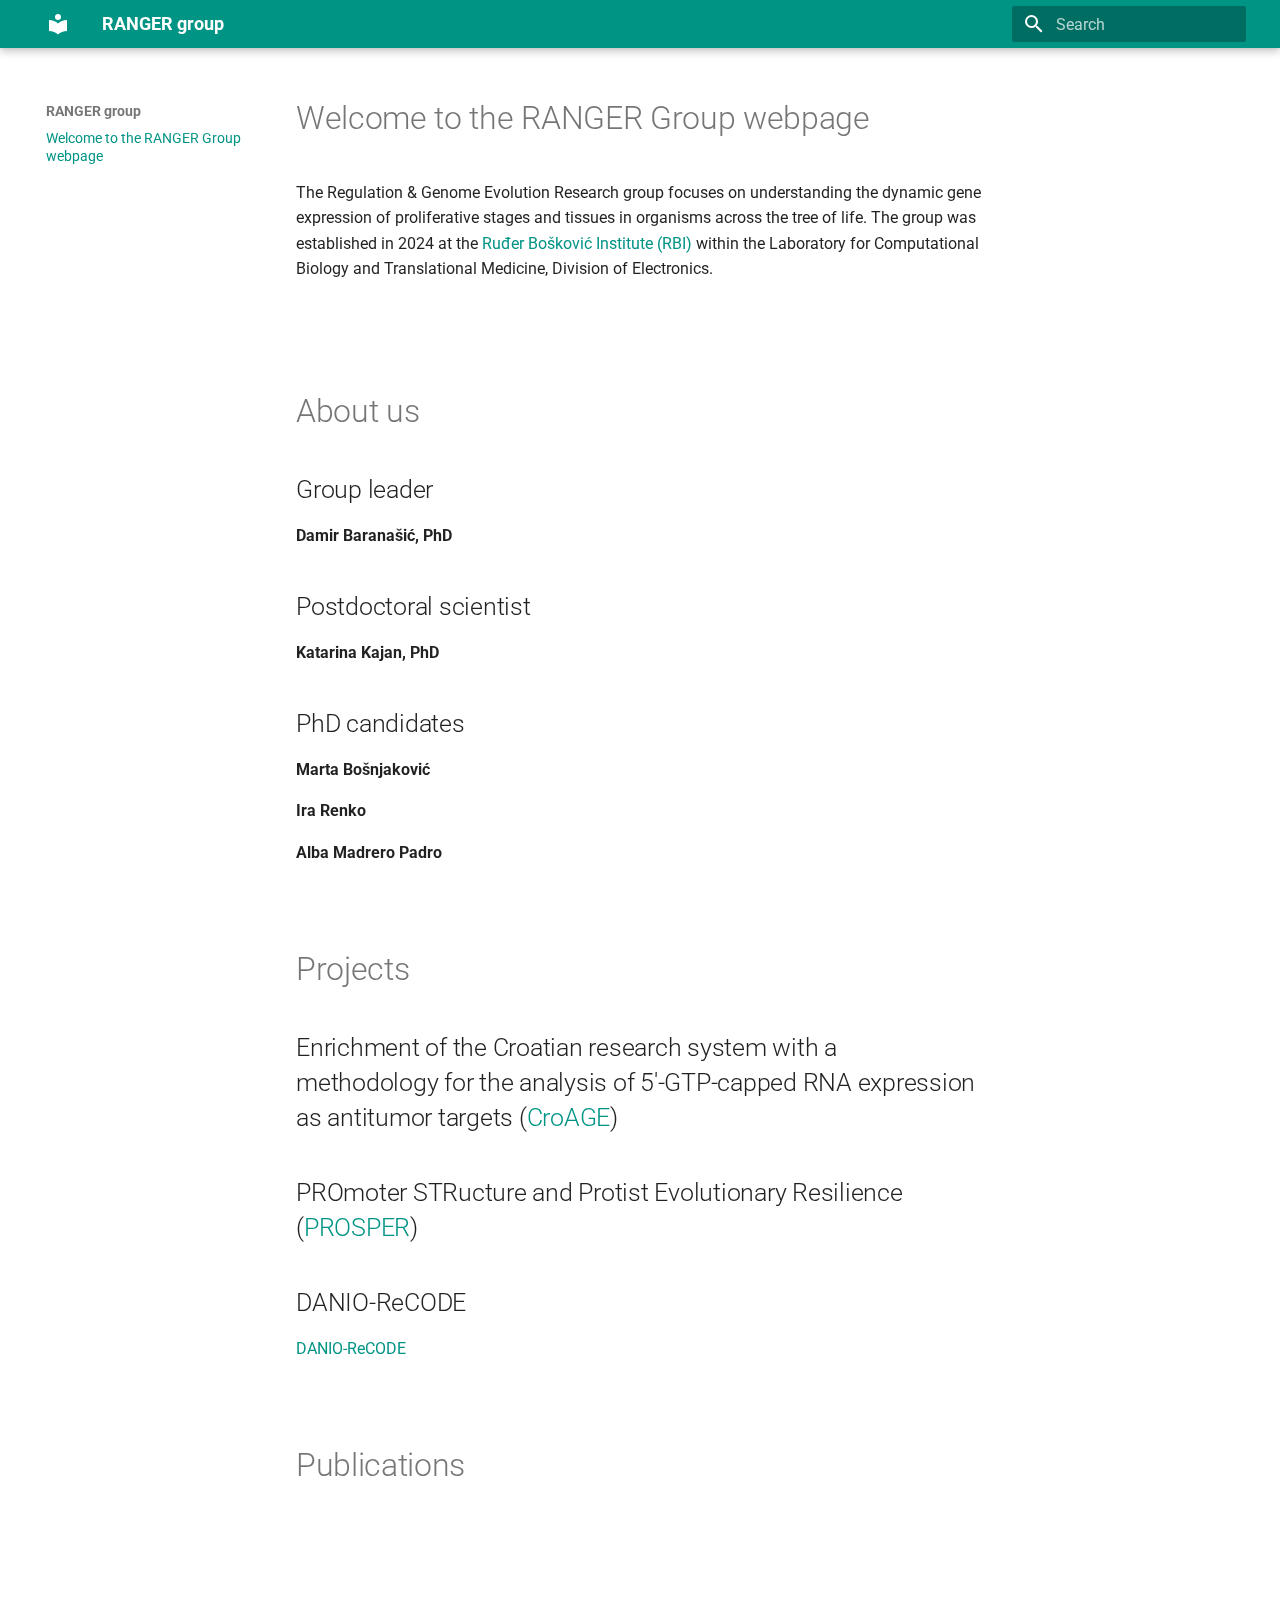
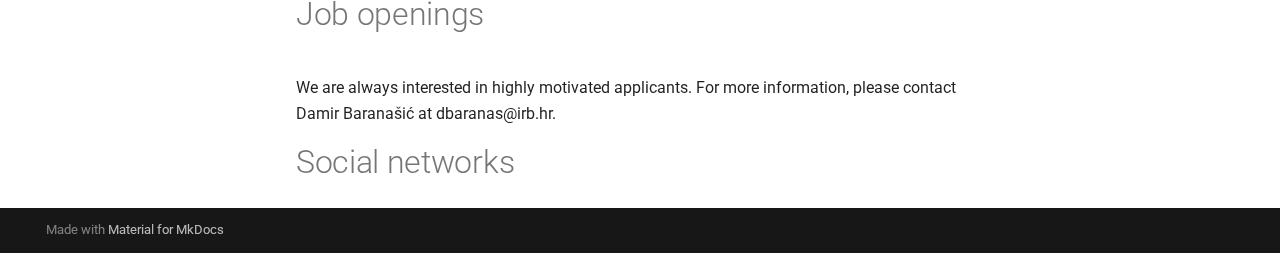
<file: index.html>
<!doctype html>
<html lang="en" class="no-js">
  <head>
    
      <meta charset="utf-8">
      <meta name="viewport" content="width=device-width,initial-scale=1">
      
      
      
      
      
      
      <link rel="icon" href="assets/images/favicon.png">
      <meta name="generator" content="mkdocs-1.6.1, mkdocs-material-9.6.21">
    
    
      
        <title>RANGER group</title>
      
    
    
      <link rel="stylesheet" href="assets/stylesheets/main.2a3383ac.min.css">
      
        
        <link rel="stylesheet" href="assets/stylesheets/palette.06af60db.min.css">
      
      


    
    
      
    
    
      
        
        
        <link rel="preconnect" href="https://fonts.gstatic.com" crossorigin>
        <link rel="stylesheet" href="https://fonts.googleapis.com/css?family=Roboto:300,300i,400,400i,700,700i%7CUbuntu+Sans+Mono:400,400i,700,700i&display=fallback">
        <style>:root{--md-text-font:"Roboto";--md-code-font:"Ubuntu Sans Mono"}</style>
      
    
    
    <script>__md_scope=new URL(".",location),__md_hash=e=>[...e].reduce(((e,_)=>(e<<5)-e+_.charCodeAt(0)),0),__md_get=(e,_=localStorage,t=__md_scope)=>JSON.parse(_.getItem(t.pathname+"."+e)),__md_set=(e,_,t=localStorage,a=__md_scope)=>{try{t.setItem(a.pathname+"."+e,JSON.stringify(_))}catch(e){}}</script>
    
      

    
    
    
  </head>
  
  
    
    
    
    
    
    <body dir="ltr" data-md-color-scheme="default" data-md-color-primary="teal" data-md-color-accent="amber">
  
    
    <input class="md-toggle" data-md-toggle="drawer" type="checkbox" id="__drawer" autocomplete="off">
    <input class="md-toggle" data-md-toggle="search" type="checkbox" id="__search" autocomplete="off">
    <label class="md-overlay" for="__drawer"></label>
    <div data-md-component="skip">
      
        
        <a href="#welcome-to-the-ranger-group-webpage" class="md-skip">
          Skip to content
        </a>
      
    </div>
    <div data-md-component="announce">
      
    </div>
    
    
      

  

<header class="md-header md-header--shadow" data-md-component="header">
  <nav class="md-header__inner md-grid" aria-label="Header">
    <a href="." title="RANGER group" class="md-header__button md-logo" aria-label="RANGER group" data-md-component="logo">
      
  
  <svg xmlns="http://www.w3.org/2000/svg" viewBox="0 0 24 24"><path d="M12 8a3 3 0 0 0 3-3 3 3 0 0 0-3-3 3 3 0 0 0-3 3 3 3 0 0 0 3 3m0 3.54C9.64 9.35 6.5 8 3 8v11c3.5 0 6.64 1.35 9 3.54 2.36-2.19 5.5-3.54 9-3.54V8c-3.5 0-6.64 1.35-9 3.54"/></svg>

    </a>
    <label class="md-header__button md-icon" for="__drawer">
      
      <svg xmlns="http://www.w3.org/2000/svg" viewBox="0 0 24 24"><path d="M3 6h18v2H3zm0 5h18v2H3zm0 5h18v2H3z"/></svg>
    </label>
    <div class="md-header__title" data-md-component="header-title">
      <div class="md-header__ellipsis">
        <div class="md-header__topic">
          <span class="md-ellipsis">
            RANGER group
          </span>
        </div>
        <div class="md-header__topic" data-md-component="header-topic">
          <span class="md-ellipsis">
            
              Welcome to the RANGER Group webpage
            
          </span>
        </div>
      </div>
    </div>
    
      
    
    
    
    
      
      
        <label class="md-header__button md-icon" for="__search">
          
          <svg xmlns="http://www.w3.org/2000/svg" viewBox="0 0 24 24"><path d="M9.5 3A6.5 6.5 0 0 1 16 9.5c0 1.61-.59 3.09-1.56 4.23l.27.27h.79l5 5-1.5 1.5-5-5v-.79l-.27-.27A6.52 6.52 0 0 1 9.5 16 6.5 6.5 0 0 1 3 9.5 6.5 6.5 0 0 1 9.5 3m0 2C7 5 5 7 5 9.5S7 14 9.5 14 14 12 14 9.5 12 5 9.5 5"/></svg>
        </label>
        <div class="md-search" data-md-component="search" role="dialog">
  <label class="md-search__overlay" for="__search"></label>
  <div class="md-search__inner" role="search">
    <form class="md-search__form" name="search">
      <input type="text" class="md-search__input" name="query" aria-label="Search" placeholder="Search" autocapitalize="off" autocorrect="off" autocomplete="off" spellcheck="false" data-md-component="search-query" required>
      <label class="md-search__icon md-icon" for="__search">
        
        <svg xmlns="http://www.w3.org/2000/svg" viewBox="0 0 24 24"><path d="M9.5 3A6.5 6.5 0 0 1 16 9.5c0 1.61-.59 3.09-1.56 4.23l.27.27h.79l5 5-1.5 1.5-5-5v-.79l-.27-.27A6.52 6.52 0 0 1 9.5 16 6.5 6.5 0 0 1 3 9.5 6.5 6.5 0 0 1 9.5 3m0 2C7 5 5 7 5 9.5S7 14 9.5 14 14 12 14 9.5 12 5 9.5 5"/></svg>
        
        <svg xmlns="http://www.w3.org/2000/svg" viewBox="0 0 24 24"><path d="M20 11v2H8l5.5 5.5-1.42 1.42L4.16 12l7.92-7.92L13.5 5.5 8 11z"/></svg>
      </label>
      <nav class="md-search__options" aria-label="Search">
        
        <button type="reset" class="md-search__icon md-icon" title="Clear" aria-label="Clear" tabindex="-1">
          
          <svg xmlns="http://www.w3.org/2000/svg" viewBox="0 0 24 24"><path d="M19 6.41 17.59 5 12 10.59 6.41 5 5 6.41 10.59 12 5 17.59 6.41 19 12 13.41 17.59 19 19 17.59 13.41 12z"/></svg>
        </button>
      </nav>
      
    </form>
    <div class="md-search__output">
      <div class="md-search__scrollwrap" tabindex="0" data-md-scrollfix>
        <div class="md-search-result" data-md-component="search-result">
          <div class="md-search-result__meta">
            Initializing search
          </div>
          <ol class="md-search-result__list" role="presentation"></ol>
        </div>
      </div>
    </div>
  </div>
</div>
      
    
    
  </nav>
  
</header>
    
    <div class="md-container" data-md-component="container">
      
      
        
          
        
      
      <main class="md-main" data-md-component="main">
        <div class="md-main__inner md-grid">
          
            
              
              <div class="md-sidebar md-sidebar--primary" data-md-component="sidebar" data-md-type="navigation" >
                <div class="md-sidebar__scrollwrap">
                  <div class="md-sidebar__inner">
                    



<nav class="md-nav md-nav--primary" aria-label="Navigation" data-md-level="0">
  <label class="md-nav__title" for="__drawer">
    <a href="." title="RANGER group" class="md-nav__button md-logo" aria-label="RANGER group" data-md-component="logo">
      
  
  <svg xmlns="http://www.w3.org/2000/svg" viewBox="0 0 24 24"><path d="M12 8a3 3 0 0 0 3-3 3 3 0 0 0-3-3 3 3 0 0 0-3 3 3 3 0 0 0 3 3m0 3.54C9.64 9.35 6.5 8 3 8v11c3.5 0 6.64 1.35 9 3.54 2.36-2.19 5.5-3.54 9-3.54V8c-3.5 0-6.64 1.35-9 3.54"/></svg>

    </a>
    RANGER group
  </label>
  
  <ul class="md-nav__list" data-md-scrollfix>
    
      
      
  
  
    
  
  
  
    <li class="md-nav__item md-nav__item--active">
      
      <input class="md-nav__toggle md-toggle" type="checkbox" id="__toc">
      
      
        
      
      
      <a href="." class="md-nav__link md-nav__link--active">
        
  
  
  <span class="md-ellipsis">
    Welcome to the RANGER Group webpage
    
  </span>
  

      </a>
      
    </li>
  

    
  </ul>
</nav>
                  </div>
                </div>
              </div>
            
            
              
              <div class="md-sidebar md-sidebar--secondary" data-md-component="sidebar" data-md-type="toc" >
                <div class="md-sidebar__scrollwrap">
                  <div class="md-sidebar__inner">
                    

<nav class="md-nav md-nav--secondary" aria-label="Table of contents">
  
  
  
    
  
  
</nav>
                  </div>
                </div>
              </div>
            
          
          
            <div class="md-content" data-md-component="content">
              <article class="md-content__inner md-typeset">
                
                  



<h1 id="welcome-to-the-ranger-group-webpage">Welcome to the RANGER Group webpage</h1>
<p>The Regulation &amp; Genome Evolution Research group focuses on understanding the dynamic gene expression of proliferative stages and tissues in organisms across the tree of life. The group was established in 2024 at the <a href="https://www.irb.hr/">Ruđer Bošković Institute (RBI)</a> within the Laboratory for Computational Biology and Translational Medicine, Division of Electronics.</p>
<p><br>
<br>
<br></p>
<h1 id="about-us">About us</h1>
<h2 id="group-leader">Group leader</h2>
<p><strong>Damir Baranašić, PhD</strong></p>
<h2 id="postdoctoral-scientist">Postdoctoral scientist</h2>
<p><strong>Katarina Kajan, PhD</strong></p>
<h2 id="phd-candidates">PhD candidates</h2>
<p><strong>Marta Bošnjaković</strong></p>
<p><strong>Ira Renko</strong></p>
<p><strong>Alba Madrero Padro</strong></p>
<p><br>
<br></p>
<h1 id="projects">Projects</h1>
<h2 id="enrichment-of-the-croatian-research-system-with-a-methodology-for-the-analysis-of-5-gtp-capped-rna-expression-as-antitumor-targets-croage">Enrichment of the Croatian research system with a methodology for the analysis of 5'-GTP-capped RNA expression as antitumor targets (<a href="https://croage.eu/en">CroAGE</a>)</h2>
<h2 id="promoter-structure-and-protist-evolutionary-resilience-prosper">PROmoter STRucture and Protist Evolutionary Resilience (<a href="https://yip-search.embo.org/#/yip/3039">PROSPER</a>)</h2>
<h2 id="danio-recode">DANIO-ReCODE</h2>
<p><a href="https://danio-recode.eu/">DANIO-ReCODE</a></p>
<p><br>
<br></p>
<h1 id="publications">Publications</h1>
<p><br>
<br></p>
<h1 id="job-openings">Job openings</h1>
<p>We are always interested in highly motivated applicants. For more information, please contact Damir Baranašić at dbaranas@irb.hr.</p>
<h1 id="social-networks">Social networks</h1>












                
              </article>
            </div>
          
          
<script>var target=document.getElementById(location.hash.slice(1));target&&target.name&&(target.checked=target.name.startsWith("__tabbed_"))</script>
        </div>
        
      </main>
      
        <footer class="md-footer">
  
  <div class="md-footer-meta md-typeset">
    <div class="md-footer-meta__inner md-grid">
      <div class="md-copyright">
  
  
    Made with
    <a href="https://squidfunk.github.io/mkdocs-material/" target="_blank" rel="noopener">
      Material for MkDocs
    </a>
  
</div>
      
    </div>
  </div>
</footer>
      
    </div>
    <div class="md-dialog" data-md-component="dialog">
      <div class="md-dialog__inner md-typeset"></div>
    </div>
    
    
    
      
      <script id="__config" type="application/json">{"base": ".", "features": [], "search": "assets/javascripts/workers/search.973d3a69.min.js", "tags": null, "translations": {"clipboard.copied": "Copied to clipboard", "clipboard.copy": "Copy to clipboard", "search.result.more.one": "1 more on this page", "search.result.more.other": "# more on this page", "search.result.none": "No matching documents", "search.result.one": "1 matching document", "search.result.other": "# matching documents", "search.result.placeholder": "Type to start searching", "search.result.term.missing": "Missing", "select.version": "Select version"}, "version": null}</script>
    
    
      <script src="assets/javascripts/bundle.f55a23d4.min.js"></script>
      
    
  </body>
</html>
</file>
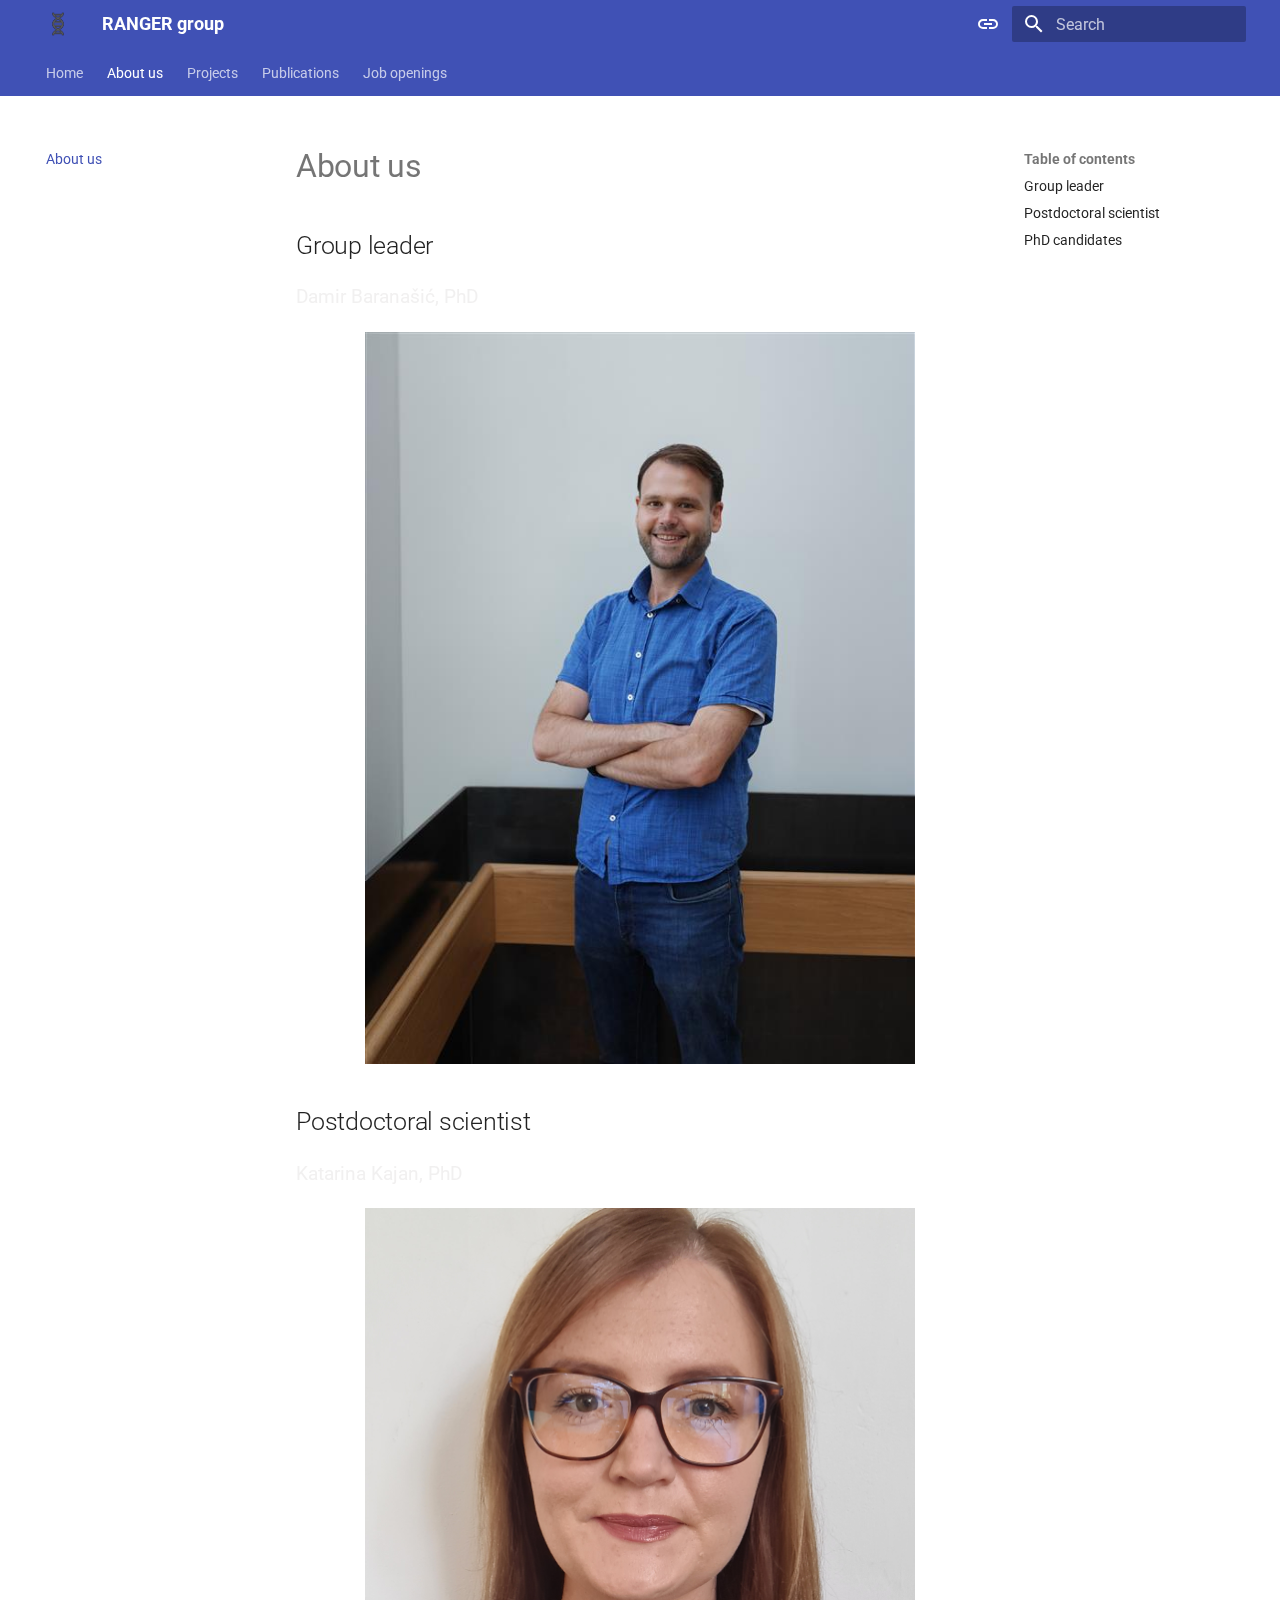
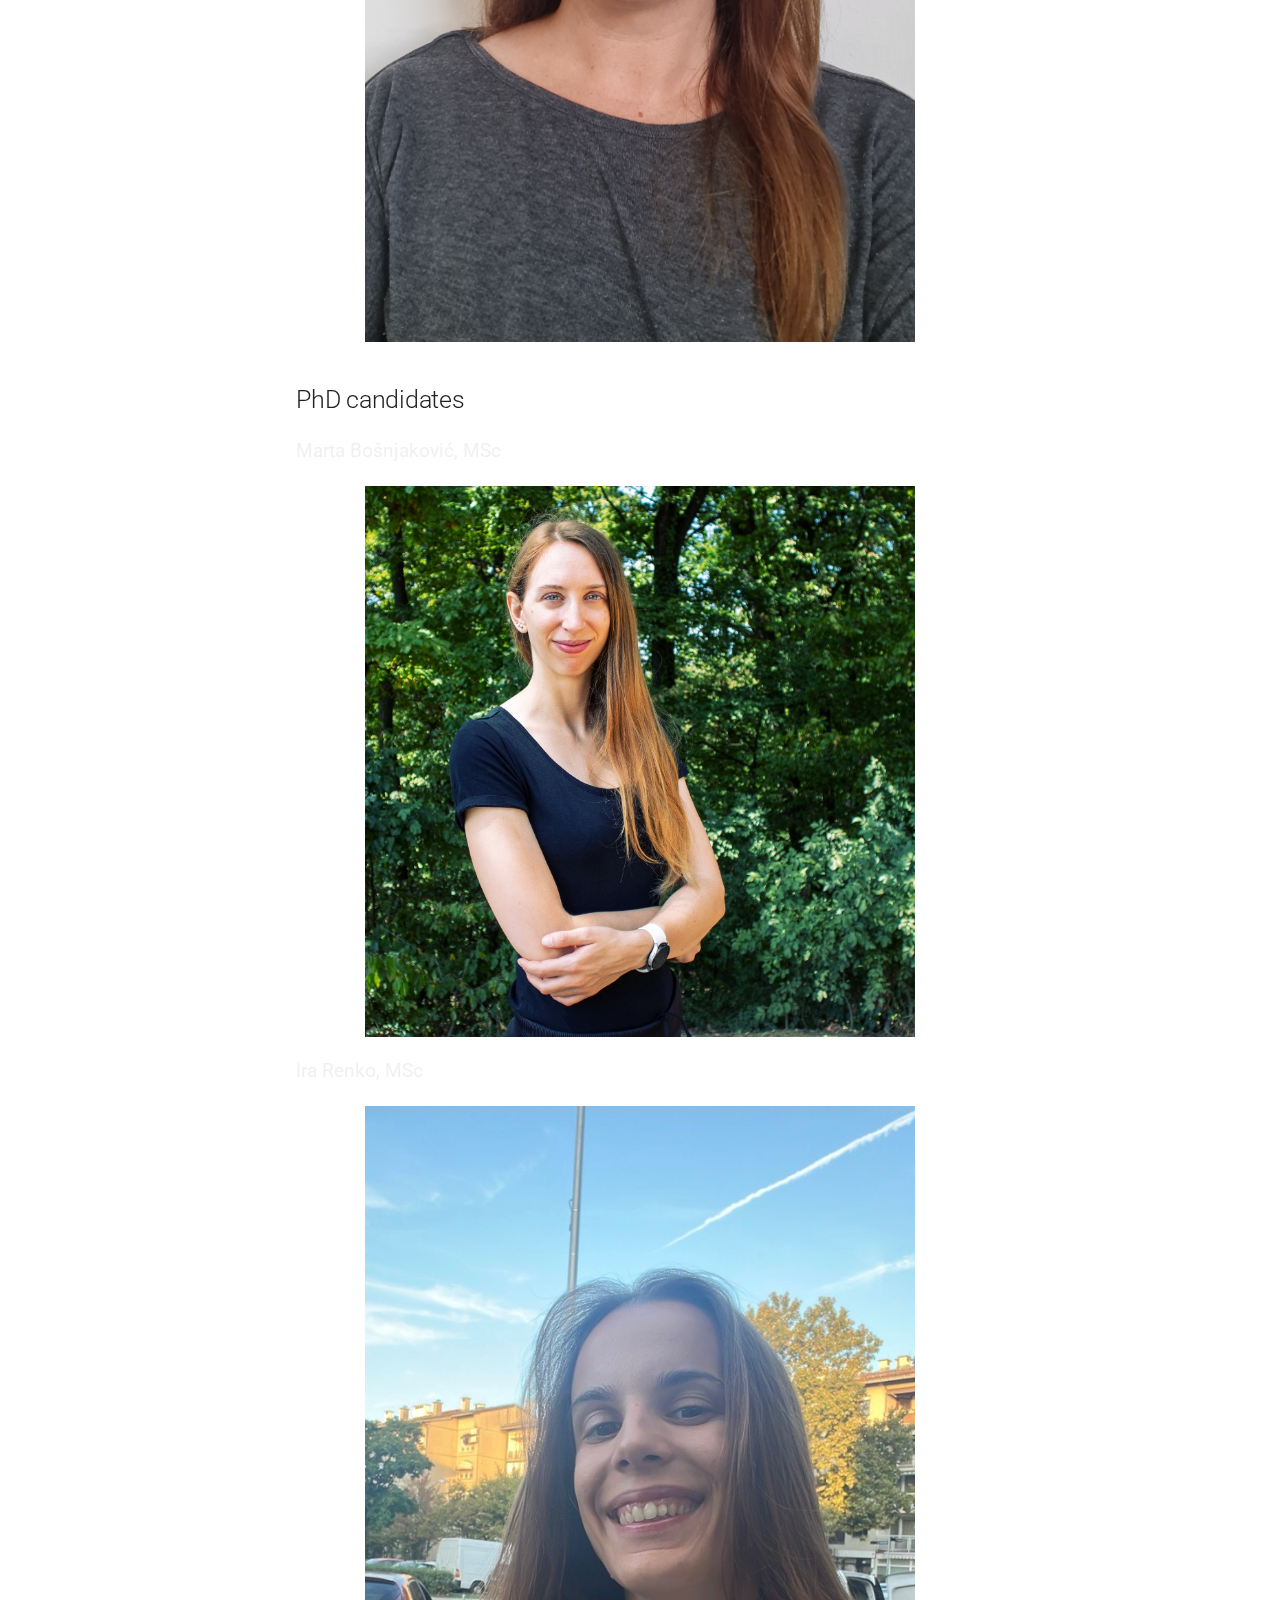
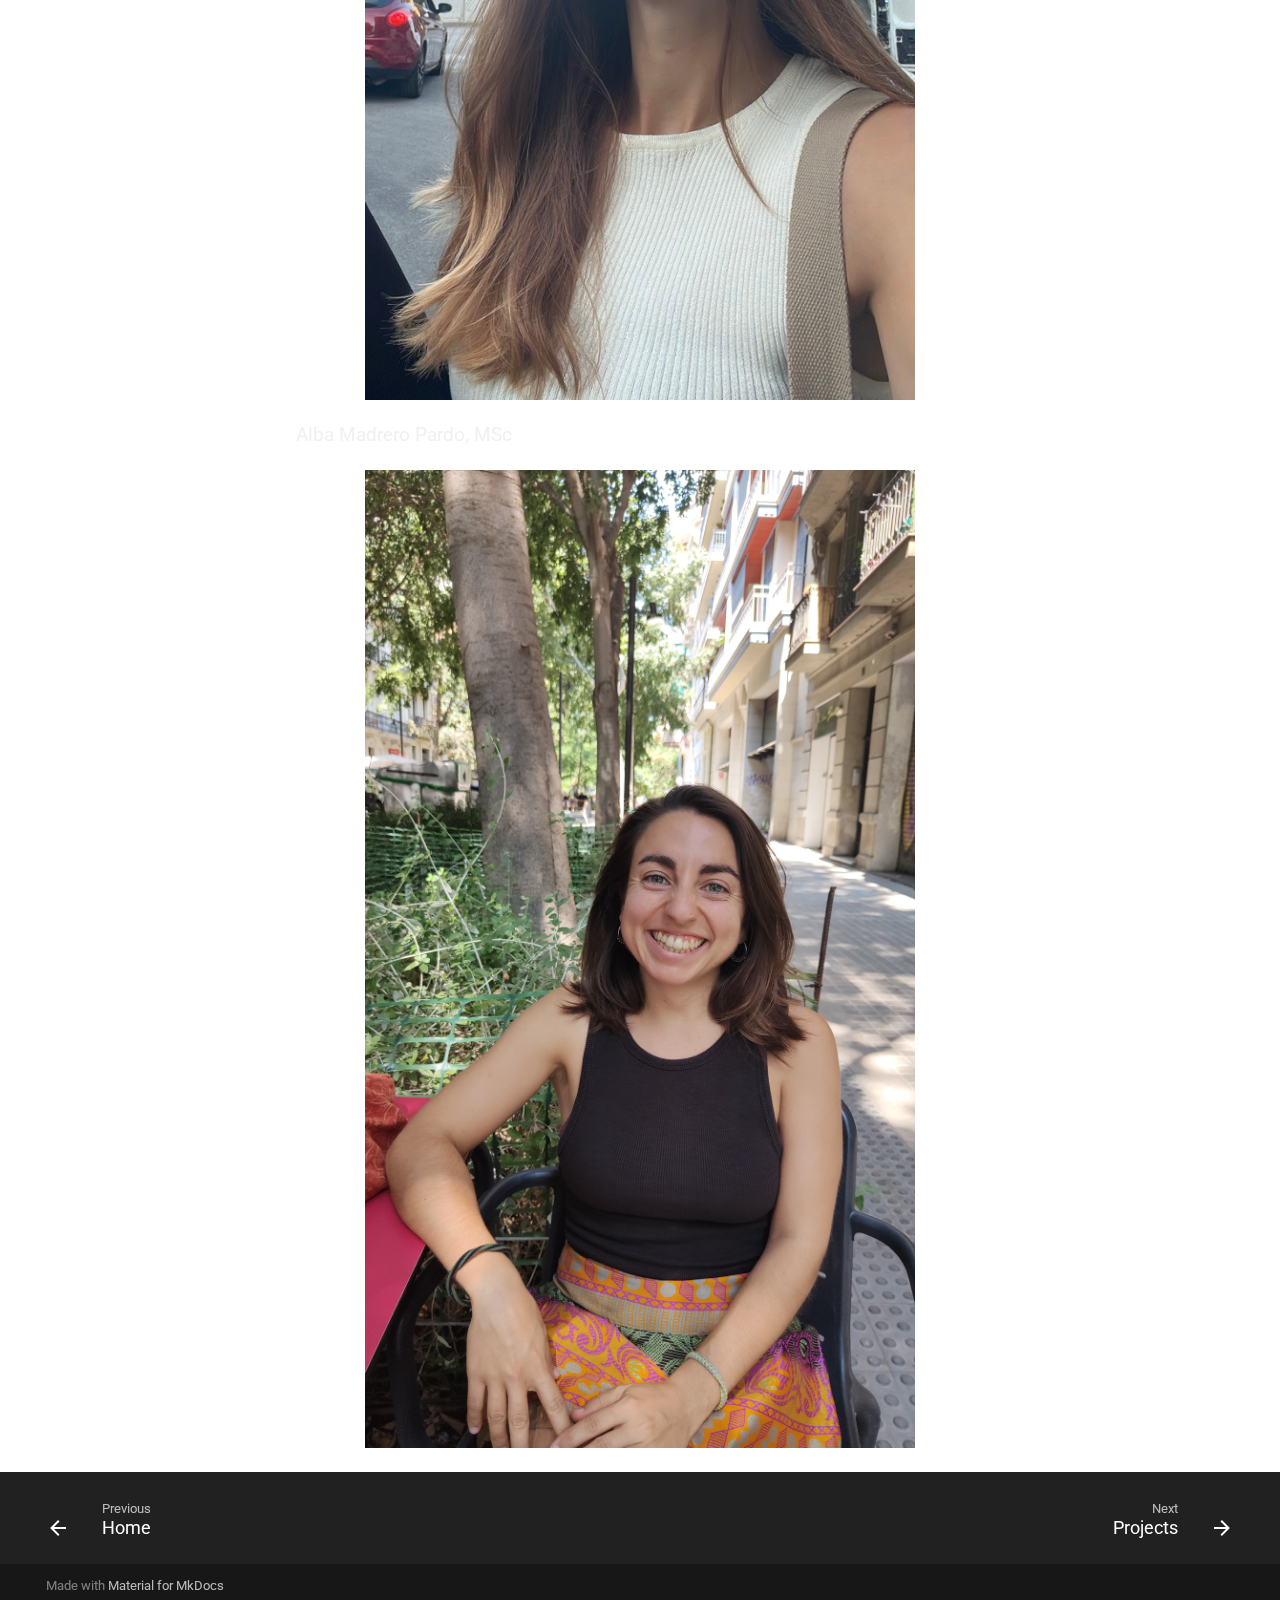
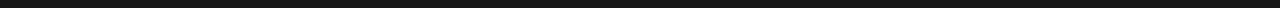
<file: about/index.html>
<!doctype html>
<html lang="en" class="no-js">
  <head>
    
      <meta charset="utf-8">
      <meta name="viewport" content="width=device-width,initial-scale=1">
      
      
      
      
        <link rel="prev" href="..">
      
      
        <link rel="next" href="../projects/">
      
      
      <link rel="icon" href="../images/logo_2.png">
      <meta name="generator" content="mkdocs-1.6.1, mkdocs-material-9.6.21">
    
    
      
        <title>About us - RANGER group</title>
      
    
    
      <link rel="stylesheet" href="../assets/stylesheets/main.2a3383ac.min.css">
      
        
        <link rel="stylesheet" href="../assets/stylesheets/palette.06af60db.min.css">
      
      


    
    
      
    
    
      
        
        
        <link rel="preconnect" href="https://fonts.gstatic.com" crossorigin>
        <link rel="stylesheet" href="https://fonts.googleapis.com/css?family=Roboto:300,300i,400,400i,700,700i%7CRoboto+Mono:400,400i,700,700i&display=fallback">
        <style>:root{--md-text-font:"Roboto";--md-code-font:"Roboto Mono"}</style>
      
    
    
      <link rel="stylesheet" href="../stylesheets/extra.css">
    
    <script>__md_scope=new URL("..",location),__md_hash=e=>[...e].reduce(((e,_)=>(e<<5)-e+_.charCodeAt(0)),0),__md_get=(e,_=localStorage,t=__md_scope)=>JSON.parse(_.getItem(t.pathname+"."+e)),__md_set=(e,_,t=localStorage,a=__md_scope)=>{try{t.setItem(a.pathname+"."+e,JSON.stringify(_))}catch(e){}}</script>
    
      

    
    
    
  </head>
  
  
    
    
      
    
    
    
    
    <body dir="ltr" data-md-color-scheme="default" data-md-color-primary="indigo" data-md-color-accent="indigo">
  
    
    <input class="md-toggle" data-md-toggle="drawer" type="checkbox" id="__drawer" autocomplete="off">
    <input class="md-toggle" data-md-toggle="search" type="checkbox" id="__search" autocomplete="off">
    <label class="md-overlay" for="__drawer"></label>
    <div data-md-component="skip">
      
        
        <a href="#about-us" class="md-skip">
          Skip to content
        </a>
      
    </div>
    <div data-md-component="announce">
      
    </div>
    
    
      

<header class="md-header" data-md-component="header">
  <nav class="md-header__inner md-grid" aria-label="Header">
    <a href=".." title="RANGER group" class="md-header__button md-logo" aria-label="RANGER group" data-md-component="logo">
      
  <img src="../images/logo_1.png" alt="logo">

    </a>
    <label class="md-header__button md-icon" for="__drawer">
      
      <svg xmlns="http://www.w3.org/2000/svg" viewBox="0 0 24 24"><path d="M3 6h18v2H3zm0 5h18v2H3zm0 5h18v2H3z"/></svg>
    </label>
    <div class="md-header__title" data-md-component="header-title">
      <div class="md-header__ellipsis">
        <div class="md-header__topic">
          <span class="md-ellipsis">
            RANGER group
          </span>
        </div>
        <div class="md-header__topic" data-md-component="header-topic">
          <span class="md-ellipsis">
            
              About us
            
          </span>
        </div>
      </div>
    </div>
    
      
        <form class="md-header__option" data-md-component="palette">
  
    
    
    
    <input class="md-option" data-md-color-media="(prefers-color-scheme)" data-md-color-scheme="default" data-md-color-primary="indigo" data-md-color-accent="indigo"  aria-label="Switch to light mode"  type="radio" name="__palette" id="__palette_0">
    
      <label class="md-header__button md-icon" title="Switch to light mode" for="__palette_1" hidden>
        <svg xmlns="http://www.w3.org/2000/svg" viewBox="0 0 24 24"><path d="M3.9 12c0-1.71 1.39-3.1 3.1-3.1h4V7H7a5 5 0 0 0-5 5 5 5 0 0 0 5 5h4v-1.9H7c-1.71 0-3.1-1.39-3.1-3.1M8 13h8v-2H8zm9-6h-4v1.9h4c1.71 0 3.1 1.39 3.1 3.1s-1.39 3.1-3.1 3.1h-4V17h4a5 5 0 0 0 5-5 5 5 0 0 0-5-5"/></svg>
      </label>
    
  
    
    
    
    <input class="md-option" data-md-color-media="(prefers-color-scheme: light)" data-md-color-scheme="default" data-md-color-primary="indigo" data-md-color-accent="indigo"  aria-label="Switch to dark mode"  type="radio" name="__palette" id="__palette_1">
    
      <label class="md-header__button md-icon" title="Switch to dark mode" for="__palette_2" hidden>
        <svg xmlns="http://www.w3.org/2000/svg" viewBox="0 0 24 24"><path d="M17 7H7a5 5 0 0 0-5 5 5 5 0 0 0 5 5h10a5 5 0 0 0 5-5 5 5 0 0 0-5-5m0 8a3 3 0 0 1-3-3 3 3 0 0 1 3-3 3 3 0 0 1 3 3 3 3 0 0 1-3 3"/></svg>
      </label>
    
  
    
    
    
    <input class="md-option" data-md-color-media="(prefers-color-scheme: dark)" data-md-color-scheme="slate" data-md-color-primary="black" data-md-color-accent="indigo"  aria-label="Switch to system preference"  type="radio" name="__palette" id="__palette_2">
    
      <label class="md-header__button md-icon" title="Switch to system preference" for="__palette_0" hidden>
        <svg xmlns="http://www.w3.org/2000/svg" viewBox="0 0 24 24"><path d="M17 7H7a5 5 0 0 0-5 5 5 5 0 0 0 5 5h10a5 5 0 0 0 5-5 5 5 0 0 0-5-5M7 15a3 3 0 0 1-3-3 3 3 0 0 1 3-3 3 3 0 0 1 3 3 3 3 0 0 1-3 3"/></svg>
      </label>
    
  
</form>
      
    
    
      <script>var palette=__md_get("__palette");if(palette&&palette.color){if("(prefers-color-scheme)"===palette.color.media){var media=matchMedia("(prefers-color-scheme: light)"),input=document.querySelector(media.matches?"[data-md-color-media='(prefers-color-scheme: light)']":"[data-md-color-media='(prefers-color-scheme: dark)']");palette.color.media=input.getAttribute("data-md-color-media"),palette.color.scheme=input.getAttribute("data-md-color-scheme"),palette.color.primary=input.getAttribute("data-md-color-primary"),palette.color.accent=input.getAttribute("data-md-color-accent")}for(var[key,value]of Object.entries(palette.color))document.body.setAttribute("data-md-color-"+key,value)}</script>
    
    
    
      
      
        <label class="md-header__button md-icon" for="__search">
          
          <svg xmlns="http://www.w3.org/2000/svg" viewBox="0 0 24 24"><path d="M9.5 3A6.5 6.5 0 0 1 16 9.5c0 1.61-.59 3.09-1.56 4.23l.27.27h.79l5 5-1.5 1.5-5-5v-.79l-.27-.27A6.52 6.52 0 0 1 9.5 16 6.5 6.5 0 0 1 3 9.5 6.5 6.5 0 0 1 9.5 3m0 2C7 5 5 7 5 9.5S7 14 9.5 14 14 12 14 9.5 12 5 9.5 5"/></svg>
        </label>
        <div class="md-search" data-md-component="search" role="dialog">
  <label class="md-search__overlay" for="__search"></label>
  <div class="md-search__inner" role="search">
    <form class="md-search__form" name="search">
      <input type="text" class="md-search__input" name="query" aria-label="Search" placeholder="Search" autocapitalize="off" autocorrect="off" autocomplete="off" spellcheck="false" data-md-component="search-query" required>
      <label class="md-search__icon md-icon" for="__search">
        
        <svg xmlns="http://www.w3.org/2000/svg" viewBox="0 0 24 24"><path d="M9.5 3A6.5 6.5 0 0 1 16 9.5c0 1.61-.59 3.09-1.56 4.23l.27.27h.79l5 5-1.5 1.5-5-5v-.79l-.27-.27A6.52 6.52 0 0 1 9.5 16 6.5 6.5 0 0 1 3 9.5 6.5 6.5 0 0 1 9.5 3m0 2C7 5 5 7 5 9.5S7 14 9.5 14 14 12 14 9.5 12 5 9.5 5"/></svg>
        
        <svg xmlns="http://www.w3.org/2000/svg" viewBox="0 0 24 24"><path d="M20 11v2H8l5.5 5.5-1.42 1.42L4.16 12l7.92-7.92L13.5 5.5 8 11z"/></svg>
      </label>
      <nav class="md-search__options" aria-label="Search">
        
          <a href="javascript:void(0)" class="md-search__icon md-icon" title="Share" aria-label="Share" data-clipboard data-clipboard-text="" data-md-component="search-share" tabindex="-1">
            
            <svg xmlns="http://www.w3.org/2000/svg" viewBox="0 0 24 24"><path d="M18 16.08c-.76 0-1.44.3-1.96.77L8.91 12.7c.05-.23.09-.46.09-.7s-.04-.47-.09-.7l7.05-4.11c.54.5 1.25.81 2.04.81a3 3 0 0 0 3-3 3 3 0 0 0-3-3 3 3 0 0 0-3 3c0 .24.04.47.09.7L8.04 9.81C7.5 9.31 6.79 9 6 9a3 3 0 0 0-3 3 3 3 0 0 0 3 3c.79 0 1.5-.31 2.04-.81l7.12 4.15c-.05.21-.08.43-.08.66 0 1.61 1.31 2.91 2.92 2.91s2.92-1.3 2.92-2.91A2.92 2.92 0 0 0 18 16.08"/></svg>
          </a>
        
        <button type="reset" class="md-search__icon md-icon" title="Clear" aria-label="Clear" tabindex="-1">
          
          <svg xmlns="http://www.w3.org/2000/svg" viewBox="0 0 24 24"><path d="M19 6.41 17.59 5 12 10.59 6.41 5 5 6.41 10.59 12 5 17.59 6.41 19 12 13.41 17.59 19 19 17.59 13.41 12z"/></svg>
        </button>
      </nav>
      
        <div class="md-search__suggest" data-md-component="search-suggest"></div>
      
    </form>
    <div class="md-search__output">
      <div class="md-search__scrollwrap" tabindex="0" data-md-scrollfix>
        <div class="md-search-result" data-md-component="search-result">
          <div class="md-search-result__meta">
            Initializing search
          </div>
          <ol class="md-search-result__list" role="presentation"></ol>
        </div>
      </div>
    </div>
  </div>
</div>
      
    
    
  </nav>
  
</header>
    
    <div class="md-container" data-md-component="container">
      
      
        
          
            
<nav class="md-tabs" aria-label="Tabs" data-md-component="tabs">
  <div class="md-grid">
    <ul class="md-tabs__list">
      
        
  
  
  
  
    <li class="md-tabs__item">
      <a href=".." class="md-tabs__link">
        
  
  
    
  
  Home

      </a>
    </li>
  

      
        
  
  
  
    
  
  
    <li class="md-tabs__item md-tabs__item--active">
      <a href="./" class="md-tabs__link">
        
  
  
    
  
  About us

      </a>
    </li>
  

      
        
  
  
  
  
    <li class="md-tabs__item">
      <a href="../projects/" class="md-tabs__link">
        
  
  
    
  
  Projects

      </a>
    </li>
  

      
        
  
  
  
  
    <li class="md-tabs__item">
      <a href="../publications/" class="md-tabs__link">
        
  
  
    
  
  Publications

      </a>
    </li>
  

      
        
  
  
  
  
    <li class="md-tabs__item">
      <a href="../jobOpenings/" class="md-tabs__link">
        
  
  
    
  
  Job openings

      </a>
    </li>
  

      
    </ul>
  </div>
</nav>
          
        
      
      <main class="md-main" data-md-component="main">
        <div class="md-main__inner md-grid">
          
            
              
              <div class="md-sidebar md-sidebar--primary" data-md-component="sidebar" data-md-type="navigation" >
                <div class="md-sidebar__scrollwrap">
                  <div class="md-sidebar__inner">
                    


  


<nav class="md-nav md-nav--primary md-nav--lifted" aria-label="Navigation" data-md-level="0">
  <label class="md-nav__title" for="__drawer">
    <a href=".." title="RANGER group" class="md-nav__button md-logo" aria-label="RANGER group" data-md-component="logo">
      
  <img src="../images/logo_1.png" alt="logo">

    </a>
    RANGER group
  </label>
  
  <ul class="md-nav__list" data-md-scrollfix>
    
      
      
  
  
  
  
    <li class="md-nav__item">
      <a href=".." class="md-nav__link">
        
  
  
  <span class="md-ellipsis">
    Home
    
  </span>
  

      </a>
    </li>
  

    
      
      
  
  
    
  
  
  
    <li class="md-nav__item md-nav__item--active">
      
      <input class="md-nav__toggle md-toggle" type="checkbox" id="__toc">
      
      
        
      
      
        <label class="md-nav__link md-nav__link--active" for="__toc">
          
  
  
  <span class="md-ellipsis">
    About us
    
  </span>
  

          <span class="md-nav__icon md-icon"></span>
        </label>
      
      <a href="./" class="md-nav__link md-nav__link--active">
        
  
  
  <span class="md-ellipsis">
    About us
    
  </span>
  

      </a>
      
        

<nav class="md-nav md-nav--secondary" aria-label="Table of contents">
  
  
  
    
  
  
    <label class="md-nav__title" for="__toc">
      <span class="md-nav__icon md-icon"></span>
      Table of contents
    </label>
    <ul class="md-nav__list" data-md-component="toc" data-md-scrollfix>
      
        <li class="md-nav__item">
  <a href="#group-leader" class="md-nav__link">
    <span class="md-ellipsis">
      Group leader
    </span>
  </a>
  
</li>
      
        <li class="md-nav__item">
  <a href="#postdoctoral-scientist" class="md-nav__link">
    <span class="md-ellipsis">
      Postdoctoral scientist
    </span>
  </a>
  
</li>
      
        <li class="md-nav__item">
  <a href="#phd-candidates" class="md-nav__link">
    <span class="md-ellipsis">
      PhD candidates
    </span>
  </a>
  
</li>
      
    </ul>
  
</nav>
      
    </li>
  

    
      
      
  
  
  
  
    <li class="md-nav__item">
      <a href="../projects/" class="md-nav__link">
        
  
  
  <span class="md-ellipsis">
    Projects
    
  </span>
  

      </a>
    </li>
  

    
      
      
  
  
  
  
    <li class="md-nav__item">
      <a href="../publications/" class="md-nav__link">
        
  
  
  <span class="md-ellipsis">
    Publications
    
  </span>
  

      </a>
    </li>
  

    
      
      
  
  
  
  
    <li class="md-nav__item">
      <a href="../jobOpenings/" class="md-nav__link">
        
  
  
  <span class="md-ellipsis">
    Job openings
    
  </span>
  

      </a>
    </li>
  

    
  </ul>
</nav>
                  </div>
                </div>
              </div>
            
            
              
              <div class="md-sidebar md-sidebar--secondary" data-md-component="sidebar" data-md-type="toc" >
                <div class="md-sidebar__scrollwrap">
                  <div class="md-sidebar__inner">
                    

<nav class="md-nav md-nav--secondary" aria-label="Table of contents">
  
  
  
    
  
  
    <label class="md-nav__title" for="__toc">
      <span class="md-nav__icon md-icon"></span>
      Table of contents
    </label>
    <ul class="md-nav__list" data-md-component="toc" data-md-scrollfix>
      
        <li class="md-nav__item">
  <a href="#group-leader" class="md-nav__link">
    <span class="md-ellipsis">
      Group leader
    </span>
  </a>
  
</li>
      
        <li class="md-nav__item">
  <a href="#postdoctoral-scientist" class="md-nav__link">
    <span class="md-ellipsis">
      Postdoctoral scientist
    </span>
  </a>
  
</li>
      
        <li class="md-nav__item">
  <a href="#phd-candidates" class="md-nav__link">
    <span class="md-ellipsis">
      PhD candidates
    </span>
  </a>
  
</li>
      
    </ul>
  
</nav>
                  </div>
                </div>
              </div>
            
          
          
            <div class="md-content" data-md-component="content">
              <article class="md-content__inner md-typeset">
                
                  



<h1 id="about-us"><strong>About us</strong></h1>
<h2 id="group-leader">Group leader</h2>
<p>Damir Baranašić, PhD</p>
<p><img alt="Image title" class="circle" src="../images/img_Damir_original.jpg" /></p>
<h2 id="postdoctoral-scientist">Postdoctoral scientist</h2>
<p>Katarina Kajan, PhD</p>
<p><img alt="Image title" class="circle" src="../images/img_Katarina_original.jpg" /></p>
<h2 id="phd-candidates">PhD candidates</h2>
<p>Marta Bošnjaković, MSc</p>
<p><img alt="Image title" class="circle" src="../images/img_Marta_original.jpg" /></p>
<p>Ira Renko, MSc</p>
<p><img alt="Image title" class="circle" src="../images/img_Ira_original.jpg" /></p>
<p>Alba Madrero Pardo, MSc</p>
<p><img alt="Image title" class="circle" src="../images/img_Alba_original.jpg" /></p>












                
              </article>
            </div>
          
          
<script>var target=document.getElementById(location.hash.slice(1));target&&target.name&&(target.checked=target.name.startsWith("__tabbed_"))</script>
        </div>
        
          <button type="button" class="md-top md-icon" data-md-component="top" hidden>
  
  <svg xmlns="http://www.w3.org/2000/svg" viewBox="0 0 24 24"><path d="M13 20h-2V8l-5.5 5.5-1.42-1.42L12 4.16l7.92 7.92-1.42 1.42L13 8z"/></svg>
  Back to top
</button>
        
      </main>
      
        <footer class="md-footer">
  
    
      
      <nav class="md-footer__inner md-grid" aria-label="Footer" >
        
          
          <a href=".." class="md-footer__link md-footer__link--prev" aria-label="Previous: Home">
            <div class="md-footer__button md-icon">
              
              <svg xmlns="http://www.w3.org/2000/svg" viewBox="0 0 24 24"><path d="M20 11v2H8l5.5 5.5-1.42 1.42L4.16 12l7.92-7.92L13.5 5.5 8 11z"/></svg>
            </div>
            <div class="md-footer__title">
              <span class="md-footer__direction">
                Previous
              </span>
              <div class="md-ellipsis">
                Home
              </div>
            </div>
          </a>
        
        
          
          <a href="../projects/" class="md-footer__link md-footer__link--next" aria-label="Next: Projects">
            <div class="md-footer__title">
              <span class="md-footer__direction">
                Next
              </span>
              <div class="md-ellipsis">
                Projects
              </div>
            </div>
            <div class="md-footer__button md-icon">
              
              <svg xmlns="http://www.w3.org/2000/svg" viewBox="0 0 24 24"><path d="M4 11v2h12l-5.5 5.5 1.42 1.42L19.84 12l-7.92-7.92L10.5 5.5 16 11z"/></svg>
            </div>
          </a>
        
      </nav>
    
  
  <div class="md-footer-meta md-typeset">
    <div class="md-footer-meta__inner md-grid">
      <div class="md-copyright">
  
  
    Made with
    <a href="https://squidfunk.github.io/mkdocs-material/" target="_blank" rel="noopener">
      Material for MkDocs
    </a>
  
</div>
      
    </div>
  </div>
</footer>
      
    </div>
    <div class="md-dialog" data-md-component="dialog">
      <div class="md-dialog__inner md-typeset"></div>
    </div>
    
    
    
      
      <script id="__config" type="application/json">{"base": "..", "features": ["announce.dismiss", "content.action.edit", "content.action.view", "content.code.annotate", "content.code.copy", "content.tooltips", "navigation.footer", "navigation.indexes", "navigation.sections", "navigation.tabs", "navigation.top", "navigation.tracking", "search.highlight", "search.share", "search.suggest", "toc.follow"], "search": "../assets/javascripts/workers/search.973d3a69.min.js", "tags": null, "translations": {"clipboard.copied": "Copied to clipboard", "clipboard.copy": "Copy to clipboard", "search.result.more.one": "1 more on this page", "search.result.more.other": "# more on this page", "search.result.none": "No matching documents", "search.result.one": "1 matching document", "search.result.other": "# matching documents", "search.result.placeholder": "Type to start searching", "search.result.term.missing": "Missing", "select.version": "Select version"}, "version": null}</script>
    
    
      <script src="../assets/javascripts/bundle.f55a23d4.min.js"></script>
      
    
  </body>
</html>
</file>
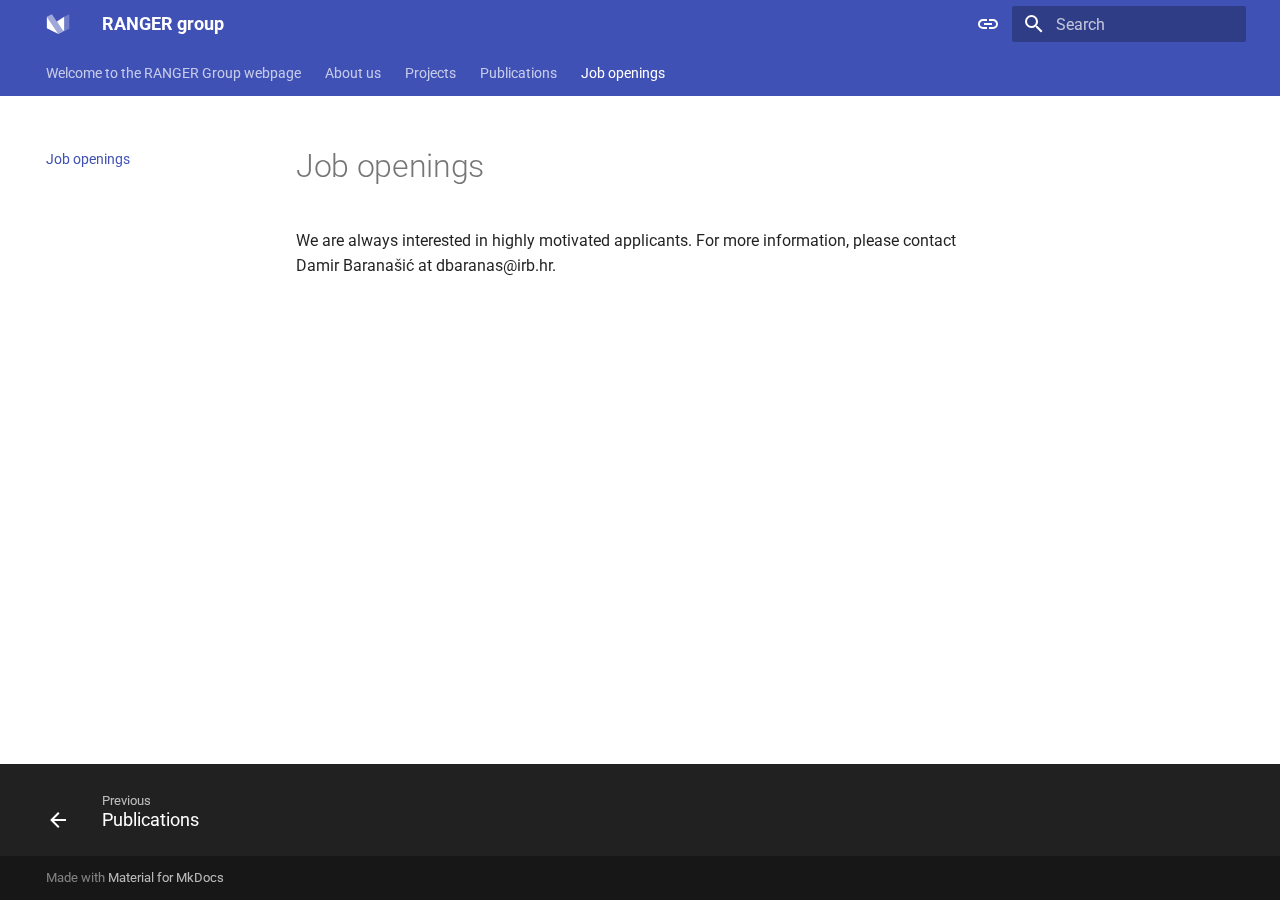
<file: jobOpenings/index.html>
<!doctype html>
<html lang="en" class="no-js">
  <head>
    
      <meta charset="utf-8">
      <meta name="viewport" content="width=device-width,initial-scale=1">
      
      
      
      
        <link rel="prev" href="../publications/">
      
      
      
      <link rel="icon" href="../assets/favicon.png">
      <meta name="generator" content="mkdocs-1.6.1, mkdocs-material-9.6.21">
    
    
      
        <title>Job openings - RANGER group</title>
      
    
    
      <link rel="stylesheet" href="../assets/stylesheets/main.2a3383ac.min.css">
      
        
        <link rel="stylesheet" href="../assets/stylesheets/palette.06af60db.min.css">
      
      


    
    
      
    
    
      
        
        
        <link rel="preconnect" href="https://fonts.gstatic.com" crossorigin>
        <link rel="stylesheet" href="https://fonts.googleapis.com/css?family=Roboto:300,300i,400,400i,700,700i%7CRoboto+Mono:400,400i,700,700i&display=fallback">
        <style>:root{--md-text-font:"Roboto";--md-code-font:"Roboto Mono"}</style>
      
    
    
    <script>__md_scope=new URL("..",location),__md_hash=e=>[...e].reduce(((e,_)=>(e<<5)-e+_.charCodeAt(0)),0),__md_get=(e,_=localStorage,t=__md_scope)=>JSON.parse(_.getItem(t.pathname+"."+e)),__md_set=(e,_,t=localStorage,a=__md_scope)=>{try{t.setItem(a.pathname+"."+e,JSON.stringify(_))}catch(e){}}</script>
    
      

    
    
    
  </head>
  
  
    
    
      
    
    
    
    
    <body dir="ltr" data-md-color-scheme="default" data-md-color-primary="indigo" data-md-color-accent="indigo">
  
    
    <input class="md-toggle" data-md-toggle="drawer" type="checkbox" id="__drawer" autocomplete="off">
    <input class="md-toggle" data-md-toggle="search" type="checkbox" id="__search" autocomplete="off">
    <label class="md-overlay" for="__drawer"></label>
    <div data-md-component="skip">
      
        
        <a href="#job-openings" class="md-skip">
          Skip to content
        </a>
      
    </div>
    <div data-md-component="announce">
      
    </div>
    
    
      

<header class="md-header" data-md-component="header">
  <nav class="md-header__inner md-grid" aria-label="Header">
    <a href=".." title="RANGER group" class="md-header__button md-logo" aria-label="RANGER group" data-md-component="logo">
      
  
  <svg xmlns="http://www.w3.org/2000/svg" viewBox="0 0 89 89">
  <path d="M3.136,17.387l0,42.932l42.932,21.467l-42.932,-64.399Z" />
  <path d="M21.91,8l42.933,64.398l-18.775,9.388l-42.932,-64.399l18.774,-9.387Z" style="fill-opacity: 0.5" />
  <path d="M67.535,17.387l-27.262,18.156l21.878,32.818l5.384,2.691l0,-53.665Z" />
  <path d="M67.535,17.387l0,53.666l18.774,-9.388l0,-53.665l-18.774,9.387Z" style="fill-opacity: 0.25" />
</svg>

    </a>
    <label class="md-header__button md-icon" for="__drawer">
      
      <svg xmlns="http://www.w3.org/2000/svg" viewBox="0 0 24 24"><path d="M3 6h18v2H3zm0 5h18v2H3zm0 5h18v2H3z"/></svg>
    </label>
    <div class="md-header__title" data-md-component="header-title">
      <div class="md-header__ellipsis">
        <div class="md-header__topic">
          <span class="md-ellipsis">
            RANGER group
          </span>
        </div>
        <div class="md-header__topic" data-md-component="header-topic">
          <span class="md-ellipsis">
            
              Job openings
            
          </span>
        </div>
      </div>
    </div>
    
      
        <form class="md-header__option" data-md-component="palette">
  
    
    
    
    <input class="md-option" data-md-color-media="(prefers-color-scheme)" data-md-color-scheme="default" data-md-color-primary="indigo" data-md-color-accent="indigo"  aria-label="Switch to light mode"  type="radio" name="__palette" id="__palette_0">
    
      <label class="md-header__button md-icon" title="Switch to light mode" for="__palette_1" hidden>
        <svg xmlns="http://www.w3.org/2000/svg" viewBox="0 0 24 24"><path d="M3.9 12c0-1.71 1.39-3.1 3.1-3.1h4V7H7a5 5 0 0 0-5 5 5 5 0 0 0 5 5h4v-1.9H7c-1.71 0-3.1-1.39-3.1-3.1M8 13h8v-2H8zm9-6h-4v1.9h4c1.71 0 3.1 1.39 3.1 3.1s-1.39 3.1-3.1 3.1h-4V17h4a5 5 0 0 0 5-5 5 5 0 0 0-5-5"/></svg>
      </label>
    
  
    
    
    
    <input class="md-option" data-md-color-media="(prefers-color-scheme: light)" data-md-color-scheme="default" data-md-color-primary="indigo" data-md-color-accent="indigo"  aria-label="Switch to dark mode"  type="radio" name="__palette" id="__palette_1">
    
      <label class="md-header__button md-icon" title="Switch to dark mode" for="__palette_2" hidden>
        <svg xmlns="http://www.w3.org/2000/svg" viewBox="0 0 24 24"><path d="M17 7H7a5 5 0 0 0-5 5 5 5 0 0 0 5 5h10a5 5 0 0 0 5-5 5 5 0 0 0-5-5m0 8a3 3 0 0 1-3-3 3 3 0 0 1 3-3 3 3 0 0 1 3 3 3 3 0 0 1-3 3"/></svg>
      </label>
    
  
    
    
    
    <input class="md-option" data-md-color-media="(prefers-color-scheme: dark)" data-md-color-scheme="slate" data-md-color-primary="black" data-md-color-accent="indigo"  aria-label="Switch to system preference"  type="radio" name="__palette" id="__palette_2">
    
      <label class="md-header__button md-icon" title="Switch to system preference" for="__palette_0" hidden>
        <svg xmlns="http://www.w3.org/2000/svg" viewBox="0 0 24 24"><path d="M17 7H7a5 5 0 0 0-5 5 5 5 0 0 0 5 5h10a5 5 0 0 0 5-5 5 5 0 0 0-5-5M7 15a3 3 0 0 1-3-3 3 3 0 0 1 3-3 3 3 0 0 1 3 3 3 3 0 0 1-3 3"/></svg>
      </label>
    
  
</form>
      
    
    
      <script>var palette=__md_get("__palette");if(palette&&palette.color){if("(prefers-color-scheme)"===palette.color.media){var media=matchMedia("(prefers-color-scheme: light)"),input=document.querySelector(media.matches?"[data-md-color-media='(prefers-color-scheme: light)']":"[data-md-color-media='(prefers-color-scheme: dark)']");palette.color.media=input.getAttribute("data-md-color-media"),palette.color.scheme=input.getAttribute("data-md-color-scheme"),palette.color.primary=input.getAttribute("data-md-color-primary"),palette.color.accent=input.getAttribute("data-md-color-accent")}for(var[key,value]of Object.entries(palette.color))document.body.setAttribute("data-md-color-"+key,value)}</script>
    
    
    
      
      
        <label class="md-header__button md-icon" for="__search">
          
          <svg xmlns="http://www.w3.org/2000/svg" viewBox="0 0 24 24"><path d="M9.5 3A6.5 6.5 0 0 1 16 9.5c0 1.61-.59 3.09-1.56 4.23l.27.27h.79l5 5-1.5 1.5-5-5v-.79l-.27-.27A6.52 6.52 0 0 1 9.5 16 6.5 6.5 0 0 1 3 9.5 6.5 6.5 0 0 1 9.5 3m0 2C7 5 5 7 5 9.5S7 14 9.5 14 14 12 14 9.5 12 5 9.5 5"/></svg>
        </label>
        <div class="md-search" data-md-component="search" role="dialog">
  <label class="md-search__overlay" for="__search"></label>
  <div class="md-search__inner" role="search">
    <form class="md-search__form" name="search">
      <input type="text" class="md-search__input" name="query" aria-label="Search" placeholder="Search" autocapitalize="off" autocorrect="off" autocomplete="off" spellcheck="false" data-md-component="search-query" required>
      <label class="md-search__icon md-icon" for="__search">
        
        <svg xmlns="http://www.w3.org/2000/svg" viewBox="0 0 24 24"><path d="M9.5 3A6.5 6.5 0 0 1 16 9.5c0 1.61-.59 3.09-1.56 4.23l.27.27h.79l5 5-1.5 1.5-5-5v-.79l-.27-.27A6.52 6.52 0 0 1 9.5 16 6.5 6.5 0 0 1 3 9.5 6.5 6.5 0 0 1 9.5 3m0 2C7 5 5 7 5 9.5S7 14 9.5 14 14 12 14 9.5 12 5 9.5 5"/></svg>
        
        <svg xmlns="http://www.w3.org/2000/svg" viewBox="0 0 24 24"><path d="M20 11v2H8l5.5 5.5-1.42 1.42L4.16 12l7.92-7.92L13.5 5.5 8 11z"/></svg>
      </label>
      <nav class="md-search__options" aria-label="Search">
        
          <a href="javascript:void(0)" class="md-search__icon md-icon" title="Share" aria-label="Share" data-clipboard data-clipboard-text="" data-md-component="search-share" tabindex="-1">
            
            <svg xmlns="http://www.w3.org/2000/svg" viewBox="0 0 24 24"><path d="M18 16.08c-.76 0-1.44.3-1.96.77L8.91 12.7c.05-.23.09-.46.09-.7s-.04-.47-.09-.7l7.05-4.11c.54.5 1.25.81 2.04.81a3 3 0 0 0 3-3 3 3 0 0 0-3-3 3 3 0 0 0-3 3c0 .24.04.47.09.7L8.04 9.81C7.5 9.31 6.79 9 6 9a3 3 0 0 0-3 3 3 3 0 0 0 3 3c.79 0 1.5-.31 2.04-.81l7.12 4.15c-.05.21-.08.43-.08.66 0 1.61 1.31 2.91 2.92 2.91s2.92-1.3 2.92-2.91A2.92 2.92 0 0 0 18 16.08"/></svg>
          </a>
        
        <button type="reset" class="md-search__icon md-icon" title="Clear" aria-label="Clear" tabindex="-1">
          
          <svg xmlns="http://www.w3.org/2000/svg" viewBox="0 0 24 24"><path d="M19 6.41 17.59 5 12 10.59 6.41 5 5 6.41 10.59 12 5 17.59 6.41 19 12 13.41 17.59 19 19 17.59 13.41 12z"/></svg>
        </button>
      </nav>
      
        <div class="md-search__suggest" data-md-component="search-suggest"></div>
      
    </form>
    <div class="md-search__output">
      <div class="md-search__scrollwrap" tabindex="0" data-md-scrollfix>
        <div class="md-search-result" data-md-component="search-result">
          <div class="md-search-result__meta">
            Initializing search
          </div>
          <ol class="md-search-result__list" role="presentation"></ol>
        </div>
      </div>
    </div>
  </div>
</div>
      
    
    
  </nav>
  
</header>
    
    <div class="md-container" data-md-component="container">
      
      
        
          
            
<nav class="md-tabs" aria-label="Tabs" data-md-component="tabs">
  <div class="md-grid">
    <ul class="md-tabs__list">
      
        
  
  
  
  
    <li class="md-tabs__item">
      <a href=".." class="md-tabs__link">
        
  
  
    
  
  Welcome to the RANGER Group webpage

      </a>
    </li>
  

      
        
  
  
  
  
    <li class="md-tabs__item">
      <a href="../about/" class="md-tabs__link">
        
  
  
    
  
  About us

      </a>
    </li>
  

      
        
  
  
  
  
    <li class="md-tabs__item">
      <a href="../projects/" class="md-tabs__link">
        
  
  
    
  
  Projects

      </a>
    </li>
  

      
        
  
  
  
  
    <li class="md-tabs__item">
      <a href="../publications/" class="md-tabs__link">
        
  
  
    
  
  Publications

      </a>
    </li>
  

      
        
  
  
  
    
  
  
    <li class="md-tabs__item md-tabs__item--active">
      <a href="./" class="md-tabs__link">
        
  
  
    
  
  Job openings

      </a>
    </li>
  

      
    </ul>
  </div>
</nav>
          
        
      
      <main class="md-main" data-md-component="main">
        <div class="md-main__inner md-grid">
          
            
              
              <div class="md-sidebar md-sidebar--primary" data-md-component="sidebar" data-md-type="navigation" >
                <div class="md-sidebar__scrollwrap">
                  <div class="md-sidebar__inner">
                    


  


<nav class="md-nav md-nav--primary md-nav--lifted" aria-label="Navigation" data-md-level="0">
  <label class="md-nav__title" for="__drawer">
    <a href=".." title="RANGER group" class="md-nav__button md-logo" aria-label="RANGER group" data-md-component="logo">
      
  
  <svg xmlns="http://www.w3.org/2000/svg" viewBox="0 0 89 89">
  <path d="M3.136,17.387l0,42.932l42.932,21.467l-42.932,-64.399Z" />
  <path d="M21.91,8l42.933,64.398l-18.775,9.388l-42.932,-64.399l18.774,-9.387Z" style="fill-opacity: 0.5" />
  <path d="M67.535,17.387l-27.262,18.156l21.878,32.818l5.384,2.691l0,-53.665Z" />
  <path d="M67.535,17.387l0,53.666l18.774,-9.388l0,-53.665l-18.774,9.387Z" style="fill-opacity: 0.25" />
</svg>

    </a>
    RANGER group
  </label>
  
  <ul class="md-nav__list" data-md-scrollfix>
    
      
      
  
  
  
  
    <li class="md-nav__item">
      <a href=".." class="md-nav__link">
        
  
  
  <span class="md-ellipsis">
    Welcome to the RANGER Group webpage
    
  </span>
  

      </a>
    </li>
  

    
      
      
  
  
  
  
    <li class="md-nav__item">
      <a href="../about/" class="md-nav__link">
        
  
  
  <span class="md-ellipsis">
    About us
    
  </span>
  

      </a>
    </li>
  

    
      
      
  
  
  
  
    <li class="md-nav__item">
      <a href="../projects/" class="md-nav__link">
        
  
  
  <span class="md-ellipsis">
    Projects
    
  </span>
  

      </a>
    </li>
  

    
      
      
  
  
  
  
    <li class="md-nav__item">
      <a href="../publications/" class="md-nav__link">
        
  
  
  <span class="md-ellipsis">
    Publications
    
  </span>
  

      </a>
    </li>
  

    
      
      
  
  
    
  
  
  
    <li class="md-nav__item md-nav__item--active">
      
      <input class="md-nav__toggle md-toggle" type="checkbox" id="__toc">
      
      
        
      
      
      <a href="./" class="md-nav__link md-nav__link--active">
        
  
  
  <span class="md-ellipsis">
    Job openings
    
  </span>
  

      </a>
      
    </li>
  

    
  </ul>
</nav>
                  </div>
                </div>
              </div>
            
            
              
              <div class="md-sidebar md-sidebar--secondary" data-md-component="sidebar" data-md-type="toc" >
                <div class="md-sidebar__scrollwrap">
                  <div class="md-sidebar__inner">
                    

<nav class="md-nav md-nav--secondary" aria-label="Table of contents">
  
  
  
    
  
  
</nav>
                  </div>
                </div>
              </div>
            
          
          
            <div class="md-content" data-md-component="content">
              <article class="md-content__inner md-typeset">
                
                  



<h1 id="job-openings">Job openings</h1>
<p>We are always interested in highly motivated applicants. For more information, please contact Damir Baranašić at dbaranas@irb.hr.</p>












                
              </article>
            </div>
          
          
<script>var target=document.getElementById(location.hash.slice(1));target&&target.name&&(target.checked=target.name.startsWith("__tabbed_"))</script>
        </div>
        
          <button type="button" class="md-top md-icon" data-md-component="top" hidden>
  
  <svg xmlns="http://www.w3.org/2000/svg" viewBox="0 0 24 24"><path d="M13 20h-2V8l-5.5 5.5-1.42-1.42L12 4.16l7.92 7.92-1.42 1.42L13 8z"/></svg>
  Back to top
</button>
        
      </main>
      
        <footer class="md-footer">
  
    
      
      <nav class="md-footer__inner md-grid" aria-label="Footer" >
        
          
          <a href="../publications/" class="md-footer__link md-footer__link--prev" aria-label="Previous: Publications">
            <div class="md-footer__button md-icon">
              
              <svg xmlns="http://www.w3.org/2000/svg" viewBox="0 0 24 24"><path d="M20 11v2H8l5.5 5.5-1.42 1.42L4.16 12l7.92-7.92L13.5 5.5 8 11z"/></svg>
            </div>
            <div class="md-footer__title">
              <span class="md-footer__direction">
                Previous
              </span>
              <div class="md-ellipsis">
                Publications
              </div>
            </div>
          </a>
        
        
      </nav>
    
  
  <div class="md-footer-meta md-typeset">
    <div class="md-footer-meta__inner md-grid">
      <div class="md-copyright">
  
  
    Made with
    <a href="https://squidfunk.github.io/mkdocs-material/" target="_blank" rel="noopener">
      Material for MkDocs
    </a>
  
</div>
      
    </div>
  </div>
</footer>
      
    </div>
    <div class="md-dialog" data-md-component="dialog">
      <div class="md-dialog__inner md-typeset"></div>
    </div>
    
    
    
      
      <script id="__config" type="application/json">{"base": "..", "features": ["announce.dismiss", "content.action.edit", "content.action.view", "content.code.annotate", "content.code.copy", "content.tooltips", "navigation.footer", "navigation.indexes", "navigation.sections", "navigation.tabs", "navigation.top", "navigation.tracking", "search.highlight", "search.share", "search.suggest", "toc.follow"], "search": "../assets/javascripts/workers/search.973d3a69.min.js", "tags": null, "translations": {"clipboard.copied": "Copied to clipboard", "clipboard.copy": "Copy to clipboard", "search.result.more.one": "1 more on this page", "search.result.more.other": "# more on this page", "search.result.none": "No matching documents", "search.result.one": "1 matching document", "search.result.other": "# matching documents", "search.result.placeholder": "Type to start searching", "search.result.term.missing": "Missing", "select.version": "Select version"}, "version": null}</script>
    
    
      <script src="../assets/javascripts/bundle.f55a23d4.min.js"></script>
      
    
  </body>
</html>
</file>
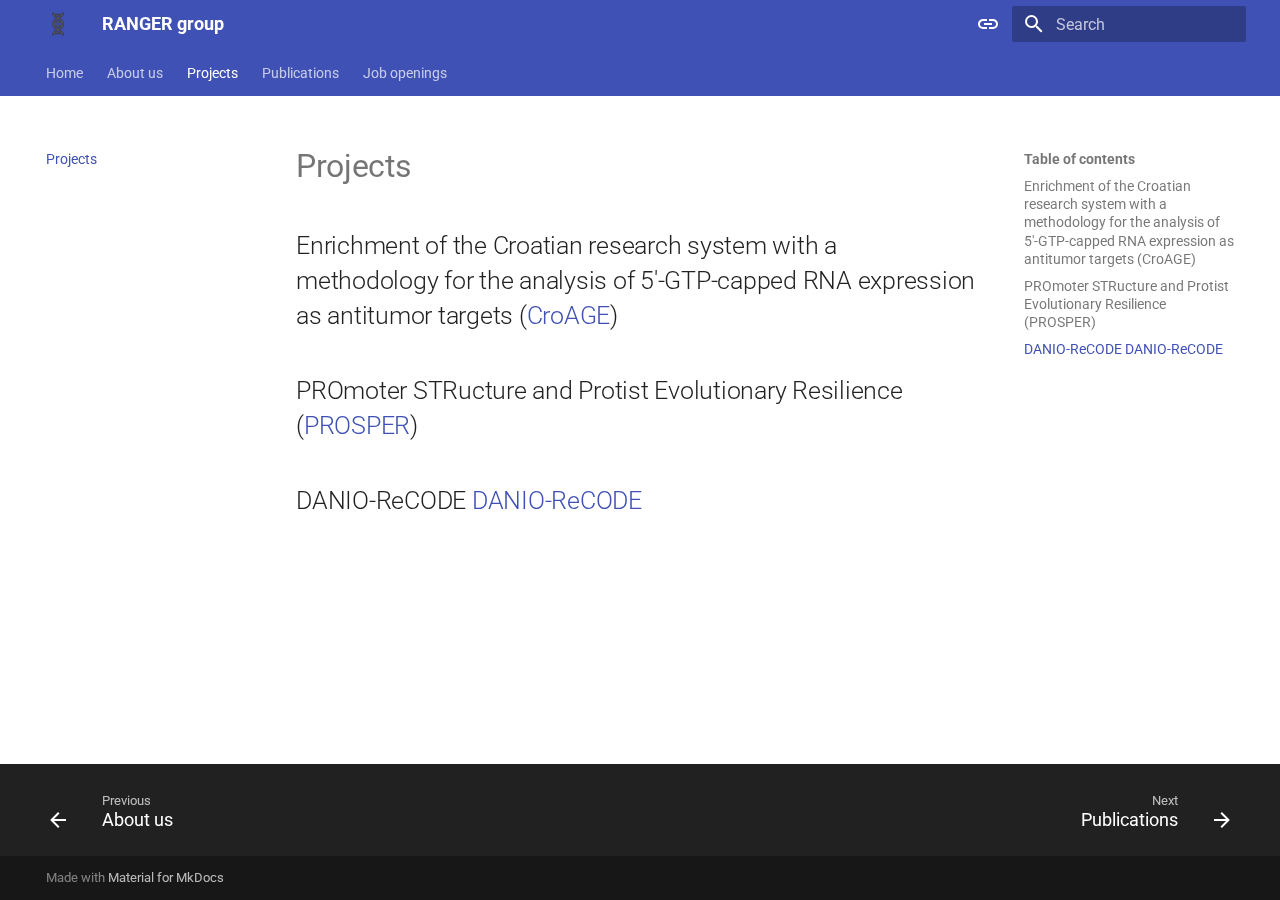
<file: projects/index.html>
<!doctype html>
<html lang="en" class="no-js">
  <head>
    
      <meta charset="utf-8">
      <meta name="viewport" content="width=device-width,initial-scale=1">
      
      
      
      
        <link rel="prev" href="../about/">
      
      
        <link rel="next" href="../publications/">
      
      
      <link rel="icon" href="../images/logo_2.png">
      <meta name="generator" content="mkdocs-1.6.1, mkdocs-material-9.6.21">
    
    
      
        <title>Projects - RANGER group</title>
      
    
    
      <link rel="stylesheet" href="../assets/stylesheets/main.2a3383ac.min.css">
      
        
        <link rel="stylesheet" href="../assets/stylesheets/palette.06af60db.min.css">
      
      


    
    
      
    
    
      
        
        
        <link rel="preconnect" href="https://fonts.gstatic.com" crossorigin>
        <link rel="stylesheet" href="https://fonts.googleapis.com/css?family=Roboto:300,300i,400,400i,700,700i%7CRoboto+Mono:400,400i,700,700i&display=fallback">
        <style>:root{--md-text-font:"Roboto";--md-code-font:"Roboto Mono"}</style>
      
    
    
      <link rel="stylesheet" href="../stylesheets/extra.css">
    
    <script>__md_scope=new URL("..",location),__md_hash=e=>[...e].reduce(((e,_)=>(e<<5)-e+_.charCodeAt(0)),0),__md_get=(e,_=localStorage,t=__md_scope)=>JSON.parse(_.getItem(t.pathname+"."+e)),__md_set=(e,_,t=localStorage,a=__md_scope)=>{try{t.setItem(a.pathname+"."+e,JSON.stringify(_))}catch(e){}}</script>
    
      

    
    
    
  </head>
  
  
    
    
      
    
    
    
    
    <body dir="ltr" data-md-color-scheme="default" data-md-color-primary="indigo" data-md-color-accent="indigo">
  
    
    <input class="md-toggle" data-md-toggle="drawer" type="checkbox" id="__drawer" autocomplete="off">
    <input class="md-toggle" data-md-toggle="search" type="checkbox" id="__search" autocomplete="off">
    <label class="md-overlay" for="__drawer"></label>
    <div data-md-component="skip">
      
        
        <a href="#projects" class="md-skip">
          Skip to content
        </a>
      
    </div>
    <div data-md-component="announce">
      
    </div>
    
    
      

<header class="md-header" data-md-component="header">
  <nav class="md-header__inner md-grid" aria-label="Header">
    <a href=".." title="RANGER group" class="md-header__button md-logo" aria-label="RANGER group" data-md-component="logo">
      
  <img src="../images/logo_1.png" alt="logo">

    </a>
    <label class="md-header__button md-icon" for="__drawer">
      
      <svg xmlns="http://www.w3.org/2000/svg" viewBox="0 0 24 24"><path d="M3 6h18v2H3zm0 5h18v2H3zm0 5h18v2H3z"/></svg>
    </label>
    <div class="md-header__title" data-md-component="header-title">
      <div class="md-header__ellipsis">
        <div class="md-header__topic">
          <span class="md-ellipsis">
            RANGER group
          </span>
        </div>
        <div class="md-header__topic" data-md-component="header-topic">
          <span class="md-ellipsis">
            
              Projects
            
          </span>
        </div>
      </div>
    </div>
    
      
        <form class="md-header__option" data-md-component="palette">
  
    
    
    
    <input class="md-option" data-md-color-media="(prefers-color-scheme)" data-md-color-scheme="default" data-md-color-primary="indigo" data-md-color-accent="indigo"  aria-label="Switch to light mode"  type="radio" name="__palette" id="__palette_0">
    
      <label class="md-header__button md-icon" title="Switch to light mode" for="__palette_1" hidden>
        <svg xmlns="http://www.w3.org/2000/svg" viewBox="0 0 24 24"><path d="M3.9 12c0-1.71 1.39-3.1 3.1-3.1h4V7H7a5 5 0 0 0-5 5 5 5 0 0 0 5 5h4v-1.9H7c-1.71 0-3.1-1.39-3.1-3.1M8 13h8v-2H8zm9-6h-4v1.9h4c1.71 0 3.1 1.39 3.1 3.1s-1.39 3.1-3.1 3.1h-4V17h4a5 5 0 0 0 5-5 5 5 0 0 0-5-5"/></svg>
      </label>
    
  
    
    
    
    <input class="md-option" data-md-color-media="(prefers-color-scheme: light)" data-md-color-scheme="default" data-md-color-primary="indigo" data-md-color-accent="indigo"  aria-label="Switch to dark mode"  type="radio" name="__palette" id="__palette_1">
    
      <label class="md-header__button md-icon" title="Switch to dark mode" for="__palette_2" hidden>
        <svg xmlns="http://www.w3.org/2000/svg" viewBox="0 0 24 24"><path d="M17 7H7a5 5 0 0 0-5 5 5 5 0 0 0 5 5h10a5 5 0 0 0 5-5 5 5 0 0 0-5-5m0 8a3 3 0 0 1-3-3 3 3 0 0 1 3-3 3 3 0 0 1 3 3 3 3 0 0 1-3 3"/></svg>
      </label>
    
  
    
    
    
    <input class="md-option" data-md-color-media="(prefers-color-scheme: dark)" data-md-color-scheme="slate" data-md-color-primary="black" data-md-color-accent="indigo"  aria-label="Switch to system preference"  type="radio" name="__palette" id="__palette_2">
    
      <label class="md-header__button md-icon" title="Switch to system preference" for="__palette_0" hidden>
        <svg xmlns="http://www.w3.org/2000/svg" viewBox="0 0 24 24"><path d="M17 7H7a5 5 0 0 0-5 5 5 5 0 0 0 5 5h10a5 5 0 0 0 5-5 5 5 0 0 0-5-5M7 15a3 3 0 0 1-3-3 3 3 0 0 1 3-3 3 3 0 0 1 3 3 3 3 0 0 1-3 3"/></svg>
      </label>
    
  
</form>
      
    
    
      <script>var palette=__md_get("__palette");if(palette&&palette.color){if("(prefers-color-scheme)"===palette.color.media){var media=matchMedia("(prefers-color-scheme: light)"),input=document.querySelector(media.matches?"[data-md-color-media='(prefers-color-scheme: light)']":"[data-md-color-media='(prefers-color-scheme: dark)']");palette.color.media=input.getAttribute("data-md-color-media"),palette.color.scheme=input.getAttribute("data-md-color-scheme"),palette.color.primary=input.getAttribute("data-md-color-primary"),palette.color.accent=input.getAttribute("data-md-color-accent")}for(var[key,value]of Object.entries(palette.color))document.body.setAttribute("data-md-color-"+key,value)}</script>
    
    
    
      
      
        <label class="md-header__button md-icon" for="__search">
          
          <svg xmlns="http://www.w3.org/2000/svg" viewBox="0 0 24 24"><path d="M9.5 3A6.5 6.5 0 0 1 16 9.5c0 1.61-.59 3.09-1.56 4.23l.27.27h.79l5 5-1.5 1.5-5-5v-.79l-.27-.27A6.52 6.52 0 0 1 9.5 16 6.5 6.5 0 0 1 3 9.5 6.5 6.5 0 0 1 9.5 3m0 2C7 5 5 7 5 9.5S7 14 9.5 14 14 12 14 9.5 12 5 9.5 5"/></svg>
        </label>
        <div class="md-search" data-md-component="search" role="dialog">
  <label class="md-search__overlay" for="__search"></label>
  <div class="md-search__inner" role="search">
    <form class="md-search__form" name="search">
      <input type="text" class="md-search__input" name="query" aria-label="Search" placeholder="Search" autocapitalize="off" autocorrect="off" autocomplete="off" spellcheck="false" data-md-component="search-query" required>
      <label class="md-search__icon md-icon" for="__search">
        
        <svg xmlns="http://www.w3.org/2000/svg" viewBox="0 0 24 24"><path d="M9.5 3A6.5 6.5 0 0 1 16 9.5c0 1.61-.59 3.09-1.56 4.23l.27.27h.79l5 5-1.5 1.5-5-5v-.79l-.27-.27A6.52 6.52 0 0 1 9.5 16 6.5 6.5 0 0 1 3 9.5 6.5 6.5 0 0 1 9.5 3m0 2C7 5 5 7 5 9.5S7 14 9.5 14 14 12 14 9.5 12 5 9.5 5"/></svg>
        
        <svg xmlns="http://www.w3.org/2000/svg" viewBox="0 0 24 24"><path d="M20 11v2H8l5.5 5.5-1.42 1.42L4.16 12l7.92-7.92L13.5 5.5 8 11z"/></svg>
      </label>
      <nav class="md-search__options" aria-label="Search">
        
          <a href="javascript:void(0)" class="md-search__icon md-icon" title="Share" aria-label="Share" data-clipboard data-clipboard-text="" data-md-component="search-share" tabindex="-1">
            
            <svg xmlns="http://www.w3.org/2000/svg" viewBox="0 0 24 24"><path d="M18 16.08c-.76 0-1.44.3-1.96.77L8.91 12.7c.05-.23.09-.46.09-.7s-.04-.47-.09-.7l7.05-4.11c.54.5 1.25.81 2.04.81a3 3 0 0 0 3-3 3 3 0 0 0-3-3 3 3 0 0 0-3 3c0 .24.04.47.09.7L8.04 9.81C7.5 9.31 6.79 9 6 9a3 3 0 0 0-3 3 3 3 0 0 0 3 3c.79 0 1.5-.31 2.04-.81l7.12 4.15c-.05.21-.08.43-.08.66 0 1.61 1.31 2.91 2.92 2.91s2.92-1.3 2.92-2.91A2.92 2.92 0 0 0 18 16.08"/></svg>
          </a>
        
        <button type="reset" class="md-search__icon md-icon" title="Clear" aria-label="Clear" tabindex="-1">
          
          <svg xmlns="http://www.w3.org/2000/svg" viewBox="0 0 24 24"><path d="M19 6.41 17.59 5 12 10.59 6.41 5 5 6.41 10.59 12 5 17.59 6.41 19 12 13.41 17.59 19 19 17.59 13.41 12z"/></svg>
        </button>
      </nav>
      
        <div class="md-search__suggest" data-md-component="search-suggest"></div>
      
    </form>
    <div class="md-search__output">
      <div class="md-search__scrollwrap" tabindex="0" data-md-scrollfix>
        <div class="md-search-result" data-md-component="search-result">
          <div class="md-search-result__meta">
            Initializing search
          </div>
          <ol class="md-search-result__list" role="presentation"></ol>
        </div>
      </div>
    </div>
  </div>
</div>
      
    
    
  </nav>
  
</header>
    
    <div class="md-container" data-md-component="container">
      
      
        
          
            
<nav class="md-tabs" aria-label="Tabs" data-md-component="tabs">
  <div class="md-grid">
    <ul class="md-tabs__list">
      
        
  
  
  
  
    <li class="md-tabs__item">
      <a href=".." class="md-tabs__link">
        
  
  
    
  
  Home

      </a>
    </li>
  

      
        
  
  
  
  
    <li class="md-tabs__item">
      <a href="../about/" class="md-tabs__link">
        
  
  
    
  
  About us

      </a>
    </li>
  

      
        
  
  
  
    
  
  
    <li class="md-tabs__item md-tabs__item--active">
      <a href="./" class="md-tabs__link">
        
  
  
    
  
  Projects

      </a>
    </li>
  

      
        
  
  
  
  
    <li class="md-tabs__item">
      <a href="../publications/" class="md-tabs__link">
        
  
  
    
  
  Publications

      </a>
    </li>
  

      
        
  
  
  
  
    <li class="md-tabs__item">
      <a href="../jobOpenings/" class="md-tabs__link">
        
  
  
    
  
  Job openings

      </a>
    </li>
  

      
    </ul>
  </div>
</nav>
          
        
      
      <main class="md-main" data-md-component="main">
        <div class="md-main__inner md-grid">
          
            
              
              <div class="md-sidebar md-sidebar--primary" data-md-component="sidebar" data-md-type="navigation" >
                <div class="md-sidebar__scrollwrap">
                  <div class="md-sidebar__inner">
                    


  


<nav class="md-nav md-nav--primary md-nav--lifted" aria-label="Navigation" data-md-level="0">
  <label class="md-nav__title" for="__drawer">
    <a href=".." title="RANGER group" class="md-nav__button md-logo" aria-label="RANGER group" data-md-component="logo">
      
  <img src="../images/logo_1.png" alt="logo">

    </a>
    RANGER group
  </label>
  
  <ul class="md-nav__list" data-md-scrollfix>
    
      
      
  
  
  
  
    <li class="md-nav__item">
      <a href=".." class="md-nav__link">
        
  
  
  <span class="md-ellipsis">
    Home
    
  </span>
  

      </a>
    </li>
  

    
      
      
  
  
  
  
    <li class="md-nav__item">
      <a href="../about/" class="md-nav__link">
        
  
  
  <span class="md-ellipsis">
    About us
    
  </span>
  

      </a>
    </li>
  

    
      
      
  
  
    
  
  
  
    <li class="md-nav__item md-nav__item--active">
      
      <input class="md-nav__toggle md-toggle" type="checkbox" id="__toc">
      
      
        
      
      
        <label class="md-nav__link md-nav__link--active" for="__toc">
          
  
  
  <span class="md-ellipsis">
    Projects
    
  </span>
  

          <span class="md-nav__icon md-icon"></span>
        </label>
      
      <a href="./" class="md-nav__link md-nav__link--active">
        
  
  
  <span class="md-ellipsis">
    Projects
    
  </span>
  

      </a>
      
        

<nav class="md-nav md-nav--secondary" aria-label="Table of contents">
  
  
  
    
  
  
    <label class="md-nav__title" for="__toc">
      <span class="md-nav__icon md-icon"></span>
      Table of contents
    </label>
    <ul class="md-nav__list" data-md-component="toc" data-md-scrollfix>
      
        <li class="md-nav__item">
  <a href="#enrichment-of-the-croatian-research-system-with-a-methodology-for-the-analysis-of-5-gtp-capped-rna-expression-as-antitumor-targets-croage" class="md-nav__link">
    <span class="md-ellipsis">
      Enrichment of the Croatian research system with a methodology for the analysis of 5'-GTP-capped RNA expression as antitumor targets (CroAGE)
    </span>
  </a>
  
</li>
      
        <li class="md-nav__item">
  <a href="#promoter-structure-and-protist-evolutionary-resilience-prosper" class="md-nav__link">
    <span class="md-ellipsis">
      PROmoter STRucture and Protist Evolutionary Resilience (PROSPER)
    </span>
  </a>
  
</li>
      
        <li class="md-nav__item">
  <a href="#danio-recode-danio-recode" class="md-nav__link">
    <span class="md-ellipsis">
      DANIO-ReCODE DANIO-ReCODE
    </span>
  </a>
  
</li>
      
    </ul>
  
</nav>
      
    </li>
  

    
      
      
  
  
  
  
    <li class="md-nav__item">
      <a href="../publications/" class="md-nav__link">
        
  
  
  <span class="md-ellipsis">
    Publications
    
  </span>
  

      </a>
    </li>
  

    
      
      
  
  
  
  
    <li class="md-nav__item">
      <a href="../jobOpenings/" class="md-nav__link">
        
  
  
  <span class="md-ellipsis">
    Job openings
    
  </span>
  

      </a>
    </li>
  

    
  </ul>
</nav>
                  </div>
                </div>
              </div>
            
            
              
              <div class="md-sidebar md-sidebar--secondary" data-md-component="sidebar" data-md-type="toc" >
                <div class="md-sidebar__scrollwrap">
                  <div class="md-sidebar__inner">
                    

<nav class="md-nav md-nav--secondary" aria-label="Table of contents">
  
  
  
    
  
  
    <label class="md-nav__title" for="__toc">
      <span class="md-nav__icon md-icon"></span>
      Table of contents
    </label>
    <ul class="md-nav__list" data-md-component="toc" data-md-scrollfix>
      
        <li class="md-nav__item">
  <a href="#enrichment-of-the-croatian-research-system-with-a-methodology-for-the-analysis-of-5-gtp-capped-rna-expression-as-antitumor-targets-croage" class="md-nav__link">
    <span class="md-ellipsis">
      Enrichment of the Croatian research system with a methodology for the analysis of 5'-GTP-capped RNA expression as antitumor targets (CroAGE)
    </span>
  </a>
  
</li>
      
        <li class="md-nav__item">
  <a href="#promoter-structure-and-protist-evolutionary-resilience-prosper" class="md-nav__link">
    <span class="md-ellipsis">
      PROmoter STRucture and Protist Evolutionary Resilience (PROSPER)
    </span>
  </a>
  
</li>
      
        <li class="md-nav__item">
  <a href="#danio-recode-danio-recode" class="md-nav__link">
    <span class="md-ellipsis">
      DANIO-ReCODE DANIO-ReCODE
    </span>
  </a>
  
</li>
      
    </ul>
  
</nav>
                  </div>
                </div>
              </div>
            
          
          
            <div class="md-content" data-md-component="content">
              <article class="md-content__inner md-typeset">
                
                  



<h1 id="projects"><strong>Projects</strong></h1>
<h2 id="enrichment-of-the-croatian-research-system-with-a-methodology-for-the-analysis-of-5-gtp-capped-rna-expression-as-antitumor-targets-croage">Enrichment of the Croatian research system with a methodology for the analysis of 5'-GTP-capped RNA expression as antitumor targets (<a href="https://croage.eu/en">CroAGE</a>)</h2>
<h2 id="promoter-structure-and-protist-evolutionary-resilience-prosper">PROmoter STRucture and Protist Evolutionary Resilience (<a href="https://yip-search.embo.org/#/yip/3039">PROSPER</a>)</h2>
<h2 id="danio-recode-danio-recode">DANIO-ReCODE <a href="https://danio-recode.eu/">DANIO-ReCODE</a></h2>












                
              </article>
            </div>
          
          
<script>var target=document.getElementById(location.hash.slice(1));target&&target.name&&(target.checked=target.name.startsWith("__tabbed_"))</script>
        </div>
        
          <button type="button" class="md-top md-icon" data-md-component="top" hidden>
  
  <svg xmlns="http://www.w3.org/2000/svg" viewBox="0 0 24 24"><path d="M13 20h-2V8l-5.5 5.5-1.42-1.42L12 4.16l7.92 7.92-1.42 1.42L13 8z"/></svg>
  Back to top
</button>
        
      </main>
      
        <footer class="md-footer">
  
    
      
      <nav class="md-footer__inner md-grid" aria-label="Footer" >
        
          
          <a href="../about/" class="md-footer__link md-footer__link--prev" aria-label="Previous: About us">
            <div class="md-footer__button md-icon">
              
              <svg xmlns="http://www.w3.org/2000/svg" viewBox="0 0 24 24"><path d="M20 11v2H8l5.5 5.5-1.42 1.42L4.16 12l7.92-7.92L13.5 5.5 8 11z"/></svg>
            </div>
            <div class="md-footer__title">
              <span class="md-footer__direction">
                Previous
              </span>
              <div class="md-ellipsis">
                About us
              </div>
            </div>
          </a>
        
        
          
          <a href="../publications/" class="md-footer__link md-footer__link--next" aria-label="Next: Publications">
            <div class="md-footer__title">
              <span class="md-footer__direction">
                Next
              </span>
              <div class="md-ellipsis">
                Publications
              </div>
            </div>
            <div class="md-footer__button md-icon">
              
              <svg xmlns="http://www.w3.org/2000/svg" viewBox="0 0 24 24"><path d="M4 11v2h12l-5.5 5.5 1.42 1.42L19.84 12l-7.92-7.92L10.5 5.5 16 11z"/></svg>
            </div>
          </a>
        
      </nav>
    
  
  <div class="md-footer-meta md-typeset">
    <div class="md-footer-meta__inner md-grid">
      <div class="md-copyright">
  
  
    Made with
    <a href="https://squidfunk.github.io/mkdocs-material/" target="_blank" rel="noopener">
      Material for MkDocs
    </a>
  
</div>
      
    </div>
  </div>
</footer>
      
    </div>
    <div class="md-dialog" data-md-component="dialog">
      <div class="md-dialog__inner md-typeset"></div>
    </div>
    
    
    
      
      <script id="__config" type="application/json">{"base": "..", "features": ["announce.dismiss", "content.action.edit", "content.action.view", "content.code.annotate", "content.code.copy", "content.tooltips", "navigation.footer", "navigation.indexes", "navigation.sections", "navigation.tabs", "navigation.top", "navigation.tracking", "search.highlight", "search.share", "search.suggest", "toc.follow"], "search": "../assets/javascripts/workers/search.973d3a69.min.js", "tags": null, "translations": {"clipboard.copied": "Copied to clipboard", "clipboard.copy": "Copy to clipboard", "search.result.more.one": "1 more on this page", "search.result.more.other": "# more on this page", "search.result.none": "No matching documents", "search.result.one": "1 matching document", "search.result.other": "# matching documents", "search.result.placeholder": "Type to start searching", "search.result.term.missing": "Missing", "select.version": "Select version"}, "version": null}</script>
    
    
      <script src="../assets/javascripts/bundle.f55a23d4.min.js"></script>
      
    
  </body>
</html>
</file>
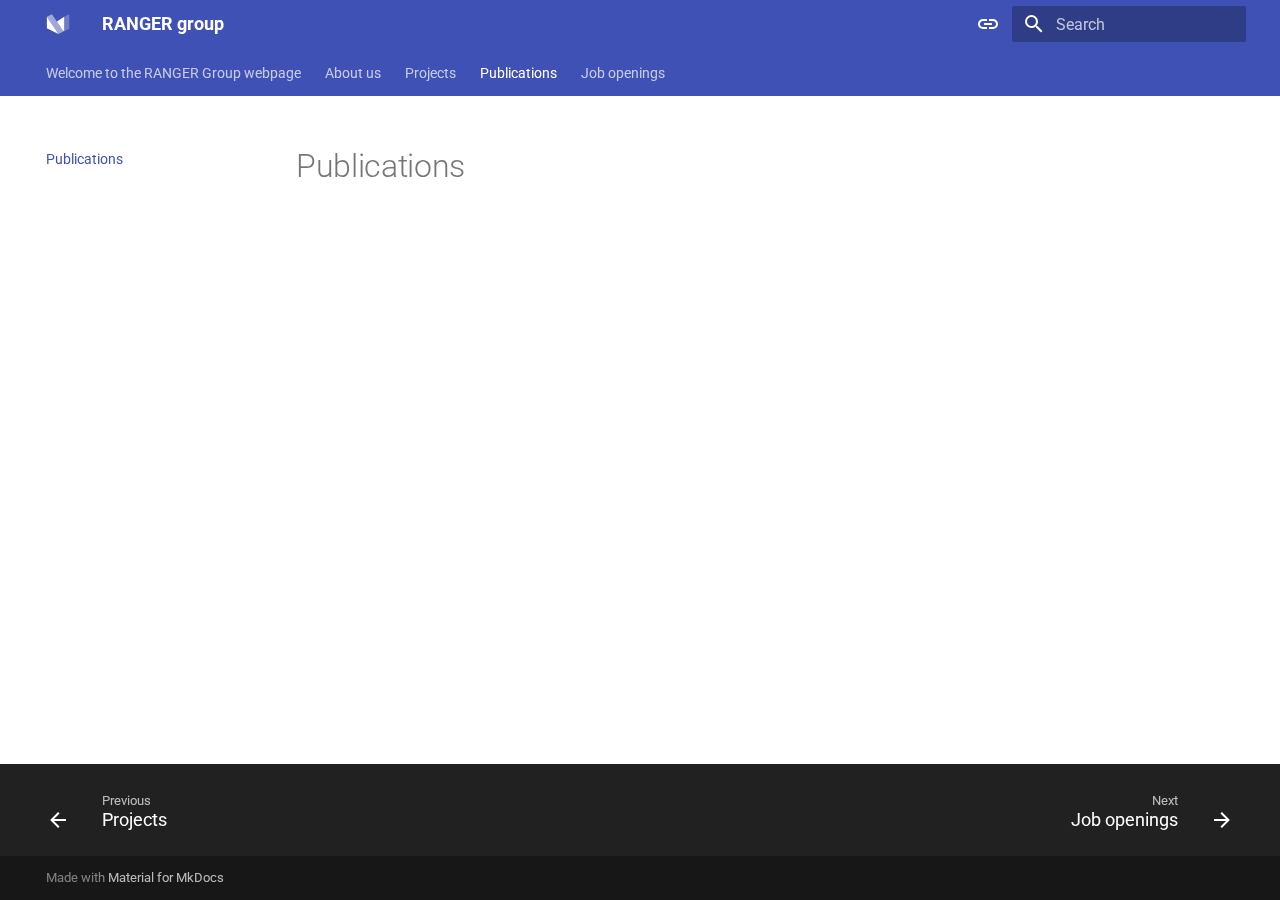
<file: publications/index.html>
<!doctype html>
<html lang="en" class="no-js">
  <head>
    
      <meta charset="utf-8">
      <meta name="viewport" content="width=device-width,initial-scale=1">
      
      
      
      
        <link rel="prev" href="../projects/">
      
      
        <link rel="next" href="../jobOpenings/">
      
      
      <link rel="icon" href="../assets/favicon.png">
      <meta name="generator" content="mkdocs-1.6.1, mkdocs-material-9.6.21">
    
    
      
        <title>Publications - RANGER group</title>
      
    
    
      <link rel="stylesheet" href="../assets/stylesheets/main.2a3383ac.min.css">
      
        
        <link rel="stylesheet" href="../assets/stylesheets/palette.06af60db.min.css">
      
      


    
    
      
    
    
      
        
        
        <link rel="preconnect" href="https://fonts.gstatic.com" crossorigin>
        <link rel="stylesheet" href="https://fonts.googleapis.com/css?family=Roboto:300,300i,400,400i,700,700i%7CRoboto+Mono:400,400i,700,700i&display=fallback">
        <style>:root{--md-text-font:"Roboto";--md-code-font:"Roboto Mono"}</style>
      
    
    
    <script>__md_scope=new URL("..",location),__md_hash=e=>[...e].reduce(((e,_)=>(e<<5)-e+_.charCodeAt(0)),0),__md_get=(e,_=localStorage,t=__md_scope)=>JSON.parse(_.getItem(t.pathname+"."+e)),__md_set=(e,_,t=localStorage,a=__md_scope)=>{try{t.setItem(a.pathname+"."+e,JSON.stringify(_))}catch(e){}}</script>
    
      

    
    
    
  </head>
  
  
    
    
      
    
    
    
    
    <body dir="ltr" data-md-color-scheme="default" data-md-color-primary="indigo" data-md-color-accent="indigo">
  
    
    <input class="md-toggle" data-md-toggle="drawer" type="checkbox" id="__drawer" autocomplete="off">
    <input class="md-toggle" data-md-toggle="search" type="checkbox" id="__search" autocomplete="off">
    <label class="md-overlay" for="__drawer"></label>
    <div data-md-component="skip">
      
        
        <a href="#publications" class="md-skip">
          Skip to content
        </a>
      
    </div>
    <div data-md-component="announce">
      
    </div>
    
    
      

<header class="md-header" data-md-component="header">
  <nav class="md-header__inner md-grid" aria-label="Header">
    <a href=".." title="RANGER group" class="md-header__button md-logo" aria-label="RANGER group" data-md-component="logo">
      
  
  <svg xmlns="http://www.w3.org/2000/svg" viewBox="0 0 89 89">
  <path d="M3.136,17.387l0,42.932l42.932,21.467l-42.932,-64.399Z" />
  <path d="M21.91,8l42.933,64.398l-18.775,9.388l-42.932,-64.399l18.774,-9.387Z" style="fill-opacity: 0.5" />
  <path d="M67.535,17.387l-27.262,18.156l21.878,32.818l5.384,2.691l0,-53.665Z" />
  <path d="M67.535,17.387l0,53.666l18.774,-9.388l0,-53.665l-18.774,9.387Z" style="fill-opacity: 0.25" />
</svg>

    </a>
    <label class="md-header__button md-icon" for="__drawer">
      
      <svg xmlns="http://www.w3.org/2000/svg" viewBox="0 0 24 24"><path d="M3 6h18v2H3zm0 5h18v2H3zm0 5h18v2H3z"/></svg>
    </label>
    <div class="md-header__title" data-md-component="header-title">
      <div class="md-header__ellipsis">
        <div class="md-header__topic">
          <span class="md-ellipsis">
            RANGER group
          </span>
        </div>
        <div class="md-header__topic" data-md-component="header-topic">
          <span class="md-ellipsis">
            
              Publications
            
          </span>
        </div>
      </div>
    </div>
    
      
        <form class="md-header__option" data-md-component="palette">
  
    
    
    
    <input class="md-option" data-md-color-media="(prefers-color-scheme)" data-md-color-scheme="default" data-md-color-primary="indigo" data-md-color-accent="indigo"  aria-label="Switch to light mode"  type="radio" name="__palette" id="__palette_0">
    
      <label class="md-header__button md-icon" title="Switch to light mode" for="__palette_1" hidden>
        <svg xmlns="http://www.w3.org/2000/svg" viewBox="0 0 24 24"><path d="M3.9 12c0-1.71 1.39-3.1 3.1-3.1h4V7H7a5 5 0 0 0-5 5 5 5 0 0 0 5 5h4v-1.9H7c-1.71 0-3.1-1.39-3.1-3.1M8 13h8v-2H8zm9-6h-4v1.9h4c1.71 0 3.1 1.39 3.1 3.1s-1.39 3.1-3.1 3.1h-4V17h4a5 5 0 0 0 5-5 5 5 0 0 0-5-5"/></svg>
      </label>
    
  
    
    
    
    <input class="md-option" data-md-color-media="(prefers-color-scheme: light)" data-md-color-scheme="default" data-md-color-primary="indigo" data-md-color-accent="indigo"  aria-label="Switch to dark mode"  type="radio" name="__palette" id="__palette_1">
    
      <label class="md-header__button md-icon" title="Switch to dark mode" for="__palette_2" hidden>
        <svg xmlns="http://www.w3.org/2000/svg" viewBox="0 0 24 24"><path d="M17 7H7a5 5 0 0 0-5 5 5 5 0 0 0 5 5h10a5 5 0 0 0 5-5 5 5 0 0 0-5-5m0 8a3 3 0 0 1-3-3 3 3 0 0 1 3-3 3 3 0 0 1 3 3 3 3 0 0 1-3 3"/></svg>
      </label>
    
  
    
    
    
    <input class="md-option" data-md-color-media="(prefers-color-scheme: dark)" data-md-color-scheme="slate" data-md-color-primary="black" data-md-color-accent="indigo"  aria-label="Switch to system preference"  type="radio" name="__palette" id="__palette_2">
    
      <label class="md-header__button md-icon" title="Switch to system preference" for="__palette_0" hidden>
        <svg xmlns="http://www.w3.org/2000/svg" viewBox="0 0 24 24"><path d="M17 7H7a5 5 0 0 0-5 5 5 5 0 0 0 5 5h10a5 5 0 0 0 5-5 5 5 0 0 0-5-5M7 15a3 3 0 0 1-3-3 3 3 0 0 1 3-3 3 3 0 0 1 3 3 3 3 0 0 1-3 3"/></svg>
      </label>
    
  
</form>
      
    
    
      <script>var palette=__md_get("__palette");if(palette&&palette.color){if("(prefers-color-scheme)"===palette.color.media){var media=matchMedia("(prefers-color-scheme: light)"),input=document.querySelector(media.matches?"[data-md-color-media='(prefers-color-scheme: light)']":"[data-md-color-media='(prefers-color-scheme: dark)']");palette.color.media=input.getAttribute("data-md-color-media"),palette.color.scheme=input.getAttribute("data-md-color-scheme"),palette.color.primary=input.getAttribute("data-md-color-primary"),palette.color.accent=input.getAttribute("data-md-color-accent")}for(var[key,value]of Object.entries(palette.color))document.body.setAttribute("data-md-color-"+key,value)}</script>
    
    
    
      
      
        <label class="md-header__button md-icon" for="__search">
          
          <svg xmlns="http://www.w3.org/2000/svg" viewBox="0 0 24 24"><path d="M9.5 3A6.5 6.5 0 0 1 16 9.5c0 1.61-.59 3.09-1.56 4.23l.27.27h.79l5 5-1.5 1.5-5-5v-.79l-.27-.27A6.52 6.52 0 0 1 9.5 16 6.5 6.5 0 0 1 3 9.5 6.5 6.5 0 0 1 9.5 3m0 2C7 5 5 7 5 9.5S7 14 9.5 14 14 12 14 9.5 12 5 9.5 5"/></svg>
        </label>
        <div class="md-search" data-md-component="search" role="dialog">
  <label class="md-search__overlay" for="__search"></label>
  <div class="md-search__inner" role="search">
    <form class="md-search__form" name="search">
      <input type="text" class="md-search__input" name="query" aria-label="Search" placeholder="Search" autocapitalize="off" autocorrect="off" autocomplete="off" spellcheck="false" data-md-component="search-query" required>
      <label class="md-search__icon md-icon" for="__search">
        
        <svg xmlns="http://www.w3.org/2000/svg" viewBox="0 0 24 24"><path d="M9.5 3A6.5 6.5 0 0 1 16 9.5c0 1.61-.59 3.09-1.56 4.23l.27.27h.79l5 5-1.5 1.5-5-5v-.79l-.27-.27A6.52 6.52 0 0 1 9.5 16 6.5 6.5 0 0 1 3 9.5 6.5 6.5 0 0 1 9.5 3m0 2C7 5 5 7 5 9.5S7 14 9.5 14 14 12 14 9.5 12 5 9.5 5"/></svg>
        
        <svg xmlns="http://www.w3.org/2000/svg" viewBox="0 0 24 24"><path d="M20 11v2H8l5.5 5.5-1.42 1.42L4.16 12l7.92-7.92L13.5 5.5 8 11z"/></svg>
      </label>
      <nav class="md-search__options" aria-label="Search">
        
          <a href="javascript:void(0)" class="md-search__icon md-icon" title="Share" aria-label="Share" data-clipboard data-clipboard-text="" data-md-component="search-share" tabindex="-1">
            
            <svg xmlns="http://www.w3.org/2000/svg" viewBox="0 0 24 24"><path d="M18 16.08c-.76 0-1.44.3-1.96.77L8.91 12.7c.05-.23.09-.46.09-.7s-.04-.47-.09-.7l7.05-4.11c.54.5 1.25.81 2.04.81a3 3 0 0 0 3-3 3 3 0 0 0-3-3 3 3 0 0 0-3 3c0 .24.04.47.09.7L8.04 9.81C7.5 9.31 6.79 9 6 9a3 3 0 0 0-3 3 3 3 0 0 0 3 3c.79 0 1.5-.31 2.04-.81l7.12 4.15c-.05.21-.08.43-.08.66 0 1.61 1.31 2.91 2.92 2.91s2.92-1.3 2.92-2.91A2.92 2.92 0 0 0 18 16.08"/></svg>
          </a>
        
        <button type="reset" class="md-search__icon md-icon" title="Clear" aria-label="Clear" tabindex="-1">
          
          <svg xmlns="http://www.w3.org/2000/svg" viewBox="0 0 24 24"><path d="M19 6.41 17.59 5 12 10.59 6.41 5 5 6.41 10.59 12 5 17.59 6.41 19 12 13.41 17.59 19 19 17.59 13.41 12z"/></svg>
        </button>
      </nav>
      
        <div class="md-search__suggest" data-md-component="search-suggest"></div>
      
    </form>
    <div class="md-search__output">
      <div class="md-search__scrollwrap" tabindex="0" data-md-scrollfix>
        <div class="md-search-result" data-md-component="search-result">
          <div class="md-search-result__meta">
            Initializing search
          </div>
          <ol class="md-search-result__list" role="presentation"></ol>
        </div>
      </div>
    </div>
  </div>
</div>
      
    
    
  </nav>
  
</header>
    
    <div class="md-container" data-md-component="container">
      
      
        
          
            
<nav class="md-tabs" aria-label="Tabs" data-md-component="tabs">
  <div class="md-grid">
    <ul class="md-tabs__list">
      
        
  
  
  
  
    <li class="md-tabs__item">
      <a href=".." class="md-tabs__link">
        
  
  
    
  
  Welcome to the RANGER Group webpage

      </a>
    </li>
  

      
        
  
  
  
  
    <li class="md-tabs__item">
      <a href="../about/" class="md-tabs__link">
        
  
  
    
  
  About us

      </a>
    </li>
  

      
        
  
  
  
  
    <li class="md-tabs__item">
      <a href="../projects/" class="md-tabs__link">
        
  
  
    
  
  Projects

      </a>
    </li>
  

      
        
  
  
  
    
  
  
    <li class="md-tabs__item md-tabs__item--active">
      <a href="./" class="md-tabs__link">
        
  
  
    
  
  Publications

      </a>
    </li>
  

      
        
  
  
  
  
    <li class="md-tabs__item">
      <a href="../jobOpenings/" class="md-tabs__link">
        
  
  
    
  
  Job openings

      </a>
    </li>
  

      
    </ul>
  </div>
</nav>
          
        
      
      <main class="md-main" data-md-component="main">
        <div class="md-main__inner md-grid">
          
            
              
              <div class="md-sidebar md-sidebar--primary" data-md-component="sidebar" data-md-type="navigation" >
                <div class="md-sidebar__scrollwrap">
                  <div class="md-sidebar__inner">
                    


  


<nav class="md-nav md-nav--primary md-nav--lifted" aria-label="Navigation" data-md-level="0">
  <label class="md-nav__title" for="__drawer">
    <a href=".." title="RANGER group" class="md-nav__button md-logo" aria-label="RANGER group" data-md-component="logo">
      
  
  <svg xmlns="http://www.w3.org/2000/svg" viewBox="0 0 89 89">
  <path d="M3.136,17.387l0,42.932l42.932,21.467l-42.932,-64.399Z" />
  <path d="M21.91,8l42.933,64.398l-18.775,9.388l-42.932,-64.399l18.774,-9.387Z" style="fill-opacity: 0.5" />
  <path d="M67.535,17.387l-27.262,18.156l21.878,32.818l5.384,2.691l0,-53.665Z" />
  <path d="M67.535,17.387l0,53.666l18.774,-9.388l0,-53.665l-18.774,9.387Z" style="fill-opacity: 0.25" />
</svg>

    </a>
    RANGER group
  </label>
  
  <ul class="md-nav__list" data-md-scrollfix>
    
      
      
  
  
  
  
    <li class="md-nav__item">
      <a href=".." class="md-nav__link">
        
  
  
  <span class="md-ellipsis">
    Welcome to the RANGER Group webpage
    
  </span>
  

      </a>
    </li>
  

    
      
      
  
  
  
  
    <li class="md-nav__item">
      <a href="../about/" class="md-nav__link">
        
  
  
  <span class="md-ellipsis">
    About us
    
  </span>
  

      </a>
    </li>
  

    
      
      
  
  
  
  
    <li class="md-nav__item">
      <a href="../projects/" class="md-nav__link">
        
  
  
  <span class="md-ellipsis">
    Projects
    
  </span>
  

      </a>
    </li>
  

    
      
      
  
  
    
  
  
  
    <li class="md-nav__item md-nav__item--active">
      
      <input class="md-nav__toggle md-toggle" type="checkbox" id="__toc">
      
      
        
      
      
      <a href="./" class="md-nav__link md-nav__link--active">
        
  
  
  <span class="md-ellipsis">
    Publications
    
  </span>
  

      </a>
      
    </li>
  

    
      
      
  
  
  
  
    <li class="md-nav__item">
      <a href="../jobOpenings/" class="md-nav__link">
        
  
  
  <span class="md-ellipsis">
    Job openings
    
  </span>
  

      </a>
    </li>
  

    
  </ul>
</nav>
                  </div>
                </div>
              </div>
            
            
              
              <div class="md-sidebar md-sidebar--secondary" data-md-component="sidebar" data-md-type="toc" >
                <div class="md-sidebar__scrollwrap">
                  <div class="md-sidebar__inner">
                    

<nav class="md-nav md-nav--secondary" aria-label="Table of contents">
  
  
  
    
  
  
</nav>
                  </div>
                </div>
              </div>
            
          
          
            <div class="md-content" data-md-component="content">
              <article class="md-content__inner md-typeset">
                
                  



<h1 id="publications">Publications</h1>












                
              </article>
            </div>
          
          
<script>var target=document.getElementById(location.hash.slice(1));target&&target.name&&(target.checked=target.name.startsWith("__tabbed_"))</script>
        </div>
        
          <button type="button" class="md-top md-icon" data-md-component="top" hidden>
  
  <svg xmlns="http://www.w3.org/2000/svg" viewBox="0 0 24 24"><path d="M13 20h-2V8l-5.5 5.5-1.42-1.42L12 4.16l7.92 7.92-1.42 1.42L13 8z"/></svg>
  Back to top
</button>
        
      </main>
      
        <footer class="md-footer">
  
    
      
      <nav class="md-footer__inner md-grid" aria-label="Footer" >
        
          
          <a href="../projects/" class="md-footer__link md-footer__link--prev" aria-label="Previous: Projects">
            <div class="md-footer__button md-icon">
              
              <svg xmlns="http://www.w3.org/2000/svg" viewBox="0 0 24 24"><path d="M20 11v2H8l5.5 5.5-1.42 1.42L4.16 12l7.92-7.92L13.5 5.5 8 11z"/></svg>
            </div>
            <div class="md-footer__title">
              <span class="md-footer__direction">
                Previous
              </span>
              <div class="md-ellipsis">
                Projects
              </div>
            </div>
          </a>
        
        
          
          <a href="../jobOpenings/" class="md-footer__link md-footer__link--next" aria-label="Next: Job openings">
            <div class="md-footer__title">
              <span class="md-footer__direction">
                Next
              </span>
              <div class="md-ellipsis">
                Job openings
              </div>
            </div>
            <div class="md-footer__button md-icon">
              
              <svg xmlns="http://www.w3.org/2000/svg" viewBox="0 0 24 24"><path d="M4 11v2h12l-5.5 5.5 1.42 1.42L19.84 12l-7.92-7.92L10.5 5.5 16 11z"/></svg>
            </div>
          </a>
        
      </nav>
    
  
  <div class="md-footer-meta md-typeset">
    <div class="md-footer-meta__inner md-grid">
      <div class="md-copyright">
  
  
    Made with
    <a href="https://squidfunk.github.io/mkdocs-material/" target="_blank" rel="noopener">
      Material for MkDocs
    </a>
  
</div>
      
    </div>
  </div>
</footer>
      
    </div>
    <div class="md-dialog" data-md-component="dialog">
      <div class="md-dialog__inner md-typeset"></div>
    </div>
    
    
    
      
      <script id="__config" type="application/json">{"base": "..", "features": ["announce.dismiss", "content.action.edit", "content.action.view", "content.code.annotate", "content.code.copy", "content.tooltips", "navigation.footer", "navigation.indexes", "navigation.sections", "navigation.tabs", "navigation.top", "navigation.tracking", "search.highlight", "search.share", "search.suggest", "toc.follow"], "search": "../assets/javascripts/workers/search.973d3a69.min.js", "tags": null, "translations": {"clipboard.copied": "Copied to clipboard", "clipboard.copy": "Copy to clipboard", "search.result.more.one": "1 more on this page", "search.result.more.other": "# more on this page", "search.result.none": "No matching documents", "search.result.one": "1 matching document", "search.result.other": "# matching documents", "search.result.placeholder": "Type to start searching", "search.result.term.missing": "Missing", "select.version": "Select version"}, "version": null}</script>
    
    
      <script src="../assets/javascripts/bundle.f55a23d4.min.js"></script>
      
    
  </body>
</html>
</file>
<file: stylesheets/extra.css>
p {
  color: rgba(238, 236, 236, 0.799);
  font-size: 120%;
}

.md-content__inner img {
    min-width: 25%;
    max-width: 80%;
    margin: 1em auto;
    display: block; 
}
</file>
<file: assets/stylesheets/main.2a3383ac.min.css>
@charset "UTF-8";html{-webkit-text-size-adjust:none;-moz-text-size-adjust:none;text-size-adjust:none;box-sizing:border-box}*,:after,:before{box-sizing:inherit}@media (prefers-reduced-motion){*,:after,:before{transition:none!important}}body{margin:0}a,button,input,label{-webkit-tap-highlight-color:transparent}a{color:inherit;text-decoration:none}hr{border:0;box-sizing:initial;display:block;height:.05rem;overflow:visible;padding:0}small{font-size:80%}sub,sup{line-height:1em}img{border-style:none}table{border-collapse:initial;border-spacing:0}td,th{font-weight:400;vertical-align:top}button{background:#0000;border:0;font-family:inherit;font-size:inherit;margin:0;padding:0}input{border:0;outline:none}:root{--md-primary-fg-color:#4051b5;--md-primary-fg-color--light:#5d6cc0;--md-primary-fg-color--dark:#303fa1;--md-primary-bg-color:#fff;--md-primary-bg-color--light:#ffffffb3;--md-accent-fg-color:#526cfe;--md-accent-fg-color--transparent:#526cfe1a;--md-accent-bg-color:#fff;--md-accent-bg-color--light:#ffffffb3}[data-md-color-scheme=default]{color-scheme:light}[data-md-color-scheme=default] img[src$="#gh-dark-mode-only"],[data-md-color-scheme=default] img[src$="#only-dark"]{display:none}:root,[data-md-color-scheme=default]{--md-hue:225deg;--md-default-fg-color:#000000de;--md-default-fg-color--light:#0000008a;--md-default-fg-color--lighter:#00000052;--md-default-fg-color--lightest:#00000012;--md-default-bg-color:#fff;--md-default-bg-color--light:#ffffffb3;--md-default-bg-color--lighter:#ffffff4d;--md-default-bg-color--lightest:#ffffff1f;--md-code-fg-color:#36464e;--md-code-bg-color:#f5f5f5;--md-code-hl-color:#4287ff;--md-code-hl-color--light:#4287ff1a;--md-code-hl-number-color:#d52a2a;--md-code-hl-special-color:#db1457;--md-code-hl-function-color:#a846b9;--md-code-hl-constant-color:#6e59d9;--md-code-hl-keyword-color:#3f6ec6;--md-code-hl-string-color:#1c7d4d;--md-code-hl-name-color:var(--md-code-fg-color);--md-code-hl-operator-color:var(--md-default-fg-color--light);--md-code-hl-punctuation-color:var(--md-default-fg-color--light);--md-code-hl-comment-color:var(--md-default-fg-color--light);--md-code-hl-generic-color:var(--md-default-fg-color--light);--md-code-hl-variable-color:var(--md-default-fg-color--light);--md-typeset-color:var(--md-default-fg-color);--md-typeset-a-color:var(--md-primary-fg-color);--md-typeset-del-color:#f5503d26;--md-typeset-ins-color:#0bd57026;--md-typeset-kbd-color:#fafafa;--md-typeset-kbd-accent-color:#fff;--md-typeset-kbd-border-color:#b8b8b8;--md-typeset-mark-color:#ffff0080;--md-typeset-table-color:#0000001f;--md-typeset-table-color--light:rgba(0,0,0,.035);--md-admonition-fg-color:var(--md-default-fg-color);--md-admonition-bg-color:var(--md-default-bg-color);--md-warning-fg-color:#000000de;--md-warning-bg-color:#ff9;--md-footer-fg-color:#fff;--md-footer-fg-color--light:#ffffffb3;--md-footer-fg-color--lighter:#ffffff73;--md-footer-bg-color:#000000de;--md-footer-bg-color--dark:#00000052;--md-shadow-z1:0 0.2rem 0.5rem #0000000d,0 0 0.05rem #0000001a;--md-shadow-z2:0 0.2rem 0.5rem #0000001a,0 0 0.05rem #00000040;--md-shadow-z3:0 0.2rem 0.5rem #0003,0 0 0.05rem #00000059}.md-icon svg{fill:currentcolor;display:block;height:1.2rem;width:1.2rem}body{-webkit-font-smoothing:antialiased;-moz-osx-font-smoothing:grayscale;--md-text-font-family:var(--md-text-font,_),-apple-system,BlinkMacSystemFont,Helvetica,Arial,sans-serif;--md-code-font-family:var(--md-code-font,_),SFMono-Regular,Consolas,Menlo,monospace}aside,body,input{font-feature-settings:"kern","liga";color:var(--md-typeset-color);font-family:var(--md-text-font-family)}code,kbd,pre{font-feature-settings:"kern";font-family:var(--md-code-font-family)}:root{--md-typeset-table-sort-icon:url('data:image/svg+xml;charset=utf-8,<svg xmlns="http://www.w3.org/2000/svg" viewBox="0 0 24 24"><path d="m18 21-4-4h3V7h-3l4-4 4 4h-3v10h3M2 19v-2h10v2M2 13v-2h7v2M2 7V5h4v2z"/></svg>');--md-typeset-table-sort-icon--asc:url('data:image/svg+xml;charset=utf-8,<svg xmlns="http://www.w3.org/2000/svg" viewBox="0 0 24 24"><path d="M19 17h3l-4 4-4-4h3V3h2M2 17h10v2H2M6 5v2H2V5m0 6h7v2H2z"/></svg>');--md-typeset-table-sort-icon--desc:url('data:image/svg+xml;charset=utf-8,<svg xmlns="http://www.w3.org/2000/svg" viewBox="0 0 24 24"><path d="M19 7h3l-4-4-4 4h3v14h2M2 17h10v2H2M6 5v2H2V5m0 6h7v2H2z"/></svg>')}.md-typeset{-webkit-print-color-adjust:exact;color-adjust:exact;font-size:.8rem;line-height:1.6;overflow-wrap:break-word}@media print{.md-typeset{font-size:.68rem}}.md-typeset blockquote,.md-typeset dl,.md-typeset figure,.md-typeset ol,.md-typeset pre,.md-typeset ul{margin-bottom:1em;margin-top:1em}.md-typeset h1{color:var(--md-default-fg-color--light);font-size:2em;line-height:1.3;margin:0 0 1.25em}.md-typeset h1,.md-typeset h2{font-weight:300;letter-spacing:-.01em}.md-typeset h2{font-size:1.5625em;line-height:1.4;margin:1.6em 0 .64em}.md-typeset h3{font-size:1.25em;font-weight:400;letter-spacing:-.01em;line-height:1.5;margin:1.6em 0 .8em}.md-typeset h2+h3{margin-top:.8em}.md-typeset h4{font-weight:700;letter-spacing:-.01em;margin:1em 0}.md-typeset h5,.md-typeset h6{color:var(--md-default-fg-color--light);font-size:.8em;font-weight:700;letter-spacing:-.01em;margin:1.25em 0}.md-typeset h5{text-transform:uppercase}.md-typeset h5 code{text-transform:none}.md-typeset hr{border-bottom:.05rem solid var(--md-default-fg-color--lightest);display:flow-root;margin:1.5em 0}.md-typeset a{color:var(--md-typeset-a-color);word-break:break-word}.md-typeset a,.md-typeset a:before{transition:color 125ms}.md-typeset a:focus,.md-typeset a:hover{color:var(--md-accent-fg-color)}.md-typeset a:focus code,.md-typeset a:hover code{background-color:var(--md-accent-fg-color--transparent)}.md-typeset a code{color:currentcolor;transition:background-color 125ms}.md-typeset a.focus-visible{outline-color:var(--md-accent-fg-color);outline-offset:.2rem}.md-typeset code,.md-typeset kbd,.md-typeset pre{color:var(--md-code-fg-color);direction:ltr;font-variant-ligatures:none}@media print{.md-typeset code,.md-typeset kbd,.md-typeset pre{white-space:pre-wrap}}.md-typeset code{background-color:var(--md-code-bg-color);border-radius:.1rem;-webkit-box-decoration-break:clone;box-decoration-break:clone;font-size:.85em;padding:0 .2941176471em;word-break:break-word}.md-typeset code:not(.focus-visible){-webkit-tap-highlight-color:transparent;outline:none}.md-typeset pre{display:flow-root;line-height:1.4;position:relative}.md-typeset pre>code{-webkit-box-decoration-break:slice;box-decoration-break:slice;box-shadow:none;display:block;margin:0;outline-color:var(--md-accent-fg-color);overflow:auto;padding:.7720588235em 1.1764705882em;scrollbar-color:var(--md-default-fg-color--lighter) #0000;scrollbar-width:thin;touch-action:auto;word-break:normal}.md-typeset pre>code:hover{scrollbar-color:var(--md-accent-fg-color) #0000}.md-typeset pre>code::-webkit-scrollbar{height:.2rem;width:.2rem}.md-typeset pre>code::-webkit-scrollbar-thumb{background-color:var(--md-default-fg-color--lighter)}.md-typeset pre>code::-webkit-scrollbar-thumb:hover{background-color:var(--md-accent-fg-color)}.md-typeset kbd{background-color:var(--md-typeset-kbd-color);border-radius:.1rem;box-shadow:0 .1rem 0 .05rem var(--md-typeset-kbd-border-color),0 .1rem 0 var(--md-typeset-kbd-border-color),0 -.1rem .2rem var(--md-typeset-kbd-accent-color) inset;color:var(--md-default-fg-color);display:inline-block;font-size:.75em;padding:0 .6666666667em;vertical-align:text-top;word-break:break-word}.md-typeset mark{background-color:var(--md-typeset-mark-color);-webkit-box-decoration-break:clone;box-decoration-break:clone;color:inherit;word-break:break-word}.md-typeset abbr{border-bottom:.05rem dotted var(--md-default-fg-color--light);cursor:help;text-decoration:none}.md-typeset small{opacity:.75}[dir=ltr] .md-typeset sub,[dir=ltr] .md-typeset sup{margin-left:.078125em}[dir=rtl] .md-typeset sub,[dir=rtl] .md-typeset sup{margin-right:.078125em}[dir=ltr] .md-typeset blockquote{padding-left:.6rem}[dir=rtl] .md-typeset blockquote{padding-right:.6rem}[dir=ltr] .md-typeset blockquote{border-left:.2rem solid var(--md-default-fg-color--lighter)}[dir=rtl] .md-typeset blockquote{border-right:.2rem solid var(--md-default-fg-color--lighter)}.md-typeset blockquote{color:var(--md-default-fg-color--light);margin-left:0;margin-right:0}.md-typeset ul{list-style-type:disc}.md-typeset ul[type]{list-style-type:revert-layer}[dir=ltr] .md-typeset ol,[dir=ltr] .md-typeset ul{margin-left:.625em}[dir=rtl] .md-typeset ol,[dir=rtl] .md-typeset ul{margin-right:.625em}.md-typeset ol,.md-typeset ul{padding:0}.md-typeset ol:not([hidden]),.md-typeset ul:not([hidden]){display:flow-root}.md-typeset ol ol,.md-typeset ul ol{list-style-type:lower-alpha}.md-typeset ol ol ol,.md-typeset ul ol ol{list-style-type:lower-roman}.md-typeset ol ol ol ol,.md-typeset ul ol ol ol{list-style-type:upper-alpha}.md-typeset ol ol ol ol ol,.md-typeset ul ol ol ol ol{list-style-type:upper-roman}.md-typeset ol[type],.md-typeset ul[type]{list-style-type:revert-layer}[dir=ltr] .md-typeset ol li,[dir=ltr] .md-typeset ul li{margin-left:1.25em}[dir=rtl] .md-typeset ol li,[dir=rtl] .md-typeset ul li{margin-right:1.25em}.md-typeset ol li,.md-typeset ul li{margin-bottom:.5em}.md-typeset ol li blockquote,.md-typeset ol li p,.md-typeset ul li blockquote,.md-typeset ul li p{margin:.5em 0}.md-typeset ol li:last-child,.md-typeset ul li:last-child{margin-bottom:0}[dir=ltr] .md-typeset ol li ol,[dir=ltr] .md-typeset ol li ul,[dir=ltr] .md-typeset ul li ol,[dir=ltr] .md-typeset ul li ul{margin-left:.625em}[dir=rtl] .md-typeset ol li ol,[dir=rtl] .md-typeset ol li ul,[dir=rtl] .md-typeset ul li ol,[dir=rtl] .md-typeset ul li ul{margin-right:.625em}.md-typeset ol li ol,.md-typeset ol li ul,.md-typeset ul li ol,.md-typeset ul li ul{margin-bottom:.5em;margin-top:.5em}[dir=ltr] .md-typeset dd{margin-left:1.875em}[dir=rtl] .md-typeset dd{margin-right:1.875em}.md-typeset dd{margin-bottom:1.5em;margin-top:1em}.md-typeset img,.md-typeset svg,.md-typeset video{height:auto;max-width:100%}.md-typeset img[align=left]{margin:1em 1em 1em 0}.md-typeset img[align=right]{margin:1em 0 1em 1em}.md-typeset img[align]:only-child{margin-top:0}.md-typeset figure{display:flow-root;margin:1em auto;max-width:100%;text-align:center;width:-moz-fit-content;width:fit-content}.md-typeset figure img{display:block;margin:0 auto}.md-typeset figcaption{font-style:italic;margin:1em auto;max-width:24rem}.md-typeset iframe{max-width:100%}.md-typeset table:not([class]){background-color:var(--md-default-bg-color);border:.05rem solid var(--md-typeset-table-color);border-radius:.1rem;display:inline-block;font-size:.64rem;max-width:100%;overflow:auto;touch-action:auto}@media print{.md-typeset table:not([class]){display:table}}.md-typeset table:not([class])+*{margin-top:1.5em}.md-typeset table:not([class]) td>:first-child,.md-typeset table:not([class]) th>:first-child{margin-top:0}.md-typeset table:not([class]) td>:last-child,.md-typeset table:not([class]) th>:last-child{margin-bottom:0}.md-typeset table:not([class]) td:not([align]),.md-typeset table:not([class]) th:not([align]){text-align:left}[dir=rtl] .md-typeset table:not([class]) td:not([align]),[dir=rtl] .md-typeset table:not([class]) th:not([align]){text-align:right}.md-typeset table:not([class]) th{font-weight:700;min-width:5rem;padding:.9375em 1.25em;vertical-align:top}.md-typeset table:not([class]) td{border-top:.05rem solid var(--md-typeset-table-color);padding:.9375em 1.25em;vertical-align:top}.md-typeset table:not([class]) tbody tr{transition:background-color 125ms}.md-typeset table:not([class]) tbody tr:hover{background-color:var(--md-typeset-table-color--light);box-shadow:0 .05rem 0 var(--md-default-bg-color) inset}.md-typeset table:not([class]) a{word-break:normal}.md-typeset table th[role=columnheader]{cursor:pointer}[dir=ltr] .md-typeset table th[role=columnheader]:after{margin-left:.5em}[dir=rtl] .md-typeset table th[role=columnheader]:after{margin-right:.5em}.md-typeset table th[role=columnheader]:after{content:"";display:inline-block;height:1.2em;-webkit-mask-image:var(--md-typeset-table-sort-icon);mask-image:var(--md-typeset-table-sort-icon);-webkit-mask-repeat:no-repeat;mask-repeat:no-repeat;-webkit-mask-size:contain;mask-size:contain;transition:background-color 125ms;vertical-align:text-bottom;width:1.2em}.md-typeset table th[role=columnheader]:hover:after{background-color:var(--md-default-fg-color--lighter)}.md-typeset table th[role=columnheader][aria-sort=ascending]:after{background-color:var(--md-default-fg-color--light);-webkit-mask-image:var(--md-typeset-table-sort-icon--asc);mask-image:var(--md-typeset-table-sort-icon--asc)}.md-typeset table th[role=columnheader][aria-sort=descending]:after{background-color:var(--md-default-fg-color--light);-webkit-mask-image:var(--md-typeset-table-sort-icon--desc);mask-image:var(--md-typeset-table-sort-icon--desc)}.md-typeset__scrollwrap{margin:1em -.8rem;overflow-x:auto;touch-action:auto}.md-typeset__table{display:inline-block;margin-bottom:.5em;padding:0 .8rem}@media print{.md-typeset__table{display:block}}html .md-typeset__table table{display:table;margin:0;overflow:hidden;width:100%}@media screen and (max-width:44.984375em){.md-content__inner>pre{margin:1em -.8rem}.md-content__inner>pre code{border-radius:0}}.md-typeset .md-author{border-radius:100%;display:block;flex-shrink:0;height:1.6rem;overflow:hidden;position:relative;transition:color 125ms,transform 125ms;width:1.6rem}.md-typeset .md-author img{display:block}.md-typeset .md-author--more{background:var(--md-default-fg-color--lightest);color:var(--md-default-fg-color--lighter);font-size:.6rem;font-weight:700;line-height:1.6rem;text-align:center}.md-typeset .md-author--long{height:2.4rem;width:2.4rem}.md-typeset a.md-author{transform:scale(1)}.md-typeset a.md-author img{border-radius:100%;filter:grayscale(100%) opacity(75%);transition:filter 125ms}.md-typeset a.md-author:focus,.md-typeset a.md-author:hover{transform:scale(1.1);z-index:1}.md-typeset a.md-author:focus img,.md-typeset a.md-author:hover img{filter:grayscale(0)}.md-banner{background-color:var(--md-footer-bg-color);color:var(--md-footer-fg-color);overflow:auto}@media print{.md-banner{display:none}}.md-banner--warning{background-color:var(--md-warning-bg-color);color:var(--md-warning-fg-color)}.md-banner__inner{font-size:.7rem;margin:.6rem auto;padding:0 .8rem}[dir=ltr] .md-banner__button{float:right}[dir=rtl] .md-banner__button{float:left}.md-banner__button{color:inherit;cursor:pointer;transition:opacity .25s}.no-js .md-banner__button{display:none}.md-banner__button:hover{opacity:.7}html{font-size:125%;height:100%;overflow-x:hidden}@media screen and (min-width:100em){html{font-size:137.5%}}@media screen and (min-width:125em){html{font-size:150%}}body{background-color:var(--md-default-bg-color);display:flex;flex-direction:column;font-size:.5rem;min-height:100%;position:relative;width:100%}@media print{body{display:block}}@media screen and (max-width:59.984375em){body[data-md-scrolllock]{position:fixed}}.md-grid{margin-left:auto;margin-right:auto;max-width:61rem}.md-container{display:flex;flex-direction:column;flex-grow:1}@media print{.md-container{display:block}}.md-main{flex-grow:1}.md-main__inner{display:flex;height:100%;margin-top:1.5rem}.md-ellipsis{overflow:hidden;text-overflow:ellipsis}.md-toggle{display:none}.md-option{height:0;opacity:0;position:absolute;width:0}.md-option:checked+label:not([hidden]){display:block}.md-option.focus-visible+label{outline-color:var(--md-accent-fg-color);outline-style:auto}.md-skip{background-color:var(--md-default-fg-color);border-radius:.1rem;color:var(--md-default-bg-color);font-size:.64rem;margin:.5rem;opacity:0;outline-color:var(--md-accent-fg-color);padding:.3rem .5rem;position:fixed;transform:translateY(.4rem);z-index:-1}.md-skip:focus{opacity:1;transform:translateY(0);transition:transform .25s cubic-bezier(.4,0,.2,1),opacity 175ms 75ms;z-index:10}@page{margin:25mm}:root{--md-clipboard-icon:url('data:image/svg+xml;charset=utf-8,<svg xmlns="http://www.w3.org/2000/svg" viewBox="0 0 24 24"><path d="M19 21H8V7h11m0-2H8a2 2 0 0 0-2 2v14a2 2 0 0 0 2 2h11a2 2 0 0 0 2-2V7a2 2 0 0 0-2-2m-3-4H4a2 2 0 0 0-2 2v14h2V3h12z"/></svg>')}.md-clipboard{border-radius:.1rem;color:var(--md-default-fg-color--lightest);cursor:pointer;height:1.5em;outline-color:var(--md-accent-fg-color);outline-offset:.1rem;position:absolute;right:.5em;top:.5em;transition:color .25s;width:1.5em;z-index:1}@media print{.md-clipboard{display:none}}.md-clipboard:not(.focus-visible){-webkit-tap-highlight-color:transparent;outline:none}:hover>.md-clipboard{color:var(--md-default-fg-color--light)}.md-clipboard:focus,.md-clipboard:hover{color:var(--md-accent-fg-color)}.md-clipboard:after{background-color:currentcolor;content:"";display:block;height:1.125em;margin:0 auto;-webkit-mask-image:var(--md-clipboard-icon);mask-image:var(--md-clipboard-icon);-webkit-mask-position:center;mask-position:center;-webkit-mask-repeat:no-repeat;mask-repeat:no-repeat;-webkit-mask-size:contain;mask-size:contain;width:1.125em}.md-clipboard--inline{cursor:pointer}.md-clipboard--inline code{transition:color .25s,background-color .25s}.md-clipboard--inline:focus code,.md-clipboard--inline:hover code{background-color:var(--md-accent-fg-color--transparent);color:var(--md-accent-fg-color)}.md-typeset .md-code__content{display:grid}@keyframes consent{0%{opacity:0;transform:translateY(100%)}to{opacity:1;transform:translateY(0)}}@keyframes overlay{0%{opacity:0}to{opacity:1}}.md-consent__overlay{animation:overlay .25s both;-webkit-backdrop-filter:blur(.1rem);backdrop-filter:blur(.1rem);background-color:#0000008a;height:100%;opacity:1;position:fixed;top:0;width:100%;z-index:5}.md-consent__inner{animation:consent .5s cubic-bezier(.1,.7,.1,1) both;background-color:var(--md-default-bg-color);border:0;border-radius:.1rem;bottom:0;box-shadow:0 0 .2rem #0000001a,0 .2rem .4rem #0003;max-height:100%;overflow:auto;padding:0;position:fixed;width:100%;z-index:5}.md-consent__form{padding:.8rem}.md-consent__settings{display:none;margin:1em 0}input:checked+.md-consent__settings{display:block}.md-consent__controls{margin-bottom:.8rem}.md-typeset .md-consent__controls .md-button{display:inline}@media screen and (max-width:44.984375em){.md-typeset .md-consent__controls .md-button{display:block;margin-top:.4rem;text-align:center;width:100%}}.md-consent label{cursor:pointer}.md-content{flex-grow:1;min-width:0}.md-content__inner{margin:0 .8rem 1.2rem;padding-top:.6rem}@media screen and (min-width:76.25em){[dir=ltr] .md-sidebar--primary:not([hidden])~.md-content>.md-content__inner{margin-left:1.2rem}[dir=ltr] .md-sidebar--secondary:not([hidden])~.md-content>.md-content__inner,[dir=rtl] .md-sidebar--primary:not([hidden])~.md-content>.md-content__inner{margin-right:1.2rem}[dir=rtl] .md-sidebar--secondary:not([hidden])~.md-content>.md-content__inner{margin-left:1.2rem}}.md-content__inner:before{content:"";display:block;height:.4rem}.md-content__inner>:last-child{margin-bottom:0}[dir=ltr] .md-content__button{float:right}[dir=rtl] .md-content__button{float:left}[dir=ltr] .md-content__button{margin-left:.4rem}[dir=rtl] .md-content__button{margin-right:.4rem}.md-content__button{margin:.4rem 0;padding:0}@media print{.md-content__button{display:none}}.md-typeset .md-content__button{color:var(--md-default-fg-color--lighter)}.md-content__button svg{display:inline;vertical-align:top}[dir=rtl] .md-content__button svg{transform:scaleX(-1)}[dir=ltr] .md-dialog{right:.8rem}[dir=rtl] .md-dialog{left:.8rem}.md-dialog{background-color:var(--md-default-fg-color);border-radius:.1rem;bottom:.8rem;box-shadow:var(--md-shadow-z3);min-width:11.1rem;opacity:0;padding:.4rem .6rem;pointer-events:none;position:fixed;transform:translateY(100%);transition:transform 0ms .4s,opacity .4s;z-index:4}@media print{.md-dialog{display:none}}.md-dialog--active{opacity:1;pointer-events:auto;transform:translateY(0);transition:transform .4s cubic-bezier(.075,.85,.175,1),opacity .4s}.md-dialog__inner{color:var(--md-default-bg-color);font-size:.7rem}.md-feedback{margin:2em 0 1em;text-align:center}.md-feedback fieldset{border:none;margin:0;padding:0}.md-feedback__title{font-weight:700;margin:1em auto}.md-feedback__inner{position:relative}.md-feedback__list{display:flex;flex-wrap:wrap;place-content:baseline center;position:relative}.md-feedback__list:hover .md-icon:not(:disabled){color:var(--md-default-fg-color--lighter)}:disabled .md-feedback__list{min-height:1.8rem}.md-feedback__icon{color:var(--md-default-fg-color--light);cursor:pointer;flex-shrink:0;margin:0 .1rem;transition:color 125ms}.md-feedback__icon:not(:disabled).md-icon:hover{color:var(--md-accent-fg-color)}.md-feedback__icon:disabled{color:var(--md-default-fg-color--lightest);pointer-events:none}.md-feedback__note{opacity:0;position:relative;transform:translateY(.4rem);transition:transform .4s cubic-bezier(.1,.7,.1,1),opacity .15s}.md-feedback__note>*{margin:0 auto;max-width:16rem}:disabled .md-feedback__note{opacity:1;transform:translateY(0)}@media print{.md-feedback{display:none}}.md-footer{background-color:var(--md-footer-bg-color);color:var(--md-footer-fg-color)}@media print{.md-footer{display:none}}.md-footer__inner{justify-content:space-between;overflow:auto;padding:.2rem}.md-footer__inner:not([hidden]){display:flex}.md-footer__link{align-items:end;display:flex;flex-grow:0.01;margin-bottom:.4rem;margin-top:1rem;max-width:100%;outline-color:var(--md-accent-fg-color);overflow:hidden;transition:opacity .25s}.md-footer__link:focus,.md-footer__link:hover{opacity:.7}[dir=rtl] .md-footer__link svg{transform:scaleX(-1)}@media screen and (max-width:44.984375em){.md-footer__link--prev{flex-shrink:0}.md-footer__link--prev .md-footer__title{display:none}}[dir=ltr] .md-footer__link--next{margin-left:auto}[dir=rtl] .md-footer__link--next{margin-right:auto}.md-footer__link--next{text-align:right}[dir=rtl] .md-footer__link--next{text-align:left}.md-footer__title{flex-grow:1;font-size:.9rem;margin-bottom:.7rem;max-width:calc(100% - 2.4rem);padding:0 1rem;white-space:nowrap}.md-footer__button{margin:.2rem;padding:.4rem}.md-footer__direction{font-size:.64rem;opacity:.7}.md-footer-meta{background-color:var(--md-footer-bg-color--dark)}.md-footer-meta__inner{display:flex;flex-wrap:wrap;justify-content:space-between;padding:.2rem}html .md-footer-meta.md-typeset a{color:var(--md-footer-fg-color--light)}html .md-footer-meta.md-typeset a:focus,html .md-footer-meta.md-typeset a:hover{color:var(--md-footer-fg-color)}.md-copyright{color:var(--md-footer-fg-color--lighter);font-size:.64rem;margin:auto .6rem;padding:.4rem 0;width:100%}@media screen and (min-width:45em){.md-copyright{width:auto}}.md-copyright__highlight{color:var(--md-footer-fg-color--light)}.md-social{display:inline-flex;gap:.2rem;margin:0 .4rem;padding:.2rem 0 .6rem}@media screen and (min-width:45em){.md-social{padding:.6rem 0}}.md-social__link{display:inline-block;height:1.6rem;text-align:center;width:1.6rem}.md-social__link:before{line-height:1.9}.md-social__link svg{fill:currentcolor;max-height:.8rem;vertical-align:-25%}.md-typeset .md-button{border:.1rem solid;border-radius:.1rem;color:var(--md-primary-fg-color);cursor:pointer;display:inline-block;font-weight:700;padding:.625em 2em;transition:color 125ms,background-color 125ms,border-color 125ms}.md-typeset .md-button--primary{background-color:var(--md-primary-fg-color);border-color:var(--md-primary-fg-color);color:var(--md-primary-bg-color)}.md-typeset .md-button:focus,.md-typeset .md-button:hover{background-color:var(--md-accent-fg-color);border-color:var(--md-accent-fg-color);color:var(--md-accent-bg-color)}[dir=ltr] .md-typeset .md-input{border-top-left-radius:.1rem}[dir=ltr] .md-typeset .md-input,[dir=rtl] .md-typeset .md-input{border-top-right-radius:.1rem}[dir=rtl] .md-typeset .md-input{border-top-left-radius:.1rem}.md-typeset .md-input{border-bottom:.1rem solid var(--md-default-fg-color--lighter);box-shadow:var(--md-shadow-z1);font-size:.8rem;height:1.8rem;padding:0 .6rem;transition:border .25s,box-shadow .25s}.md-typeset .md-input:focus,.md-typeset .md-input:hover{border-bottom-color:var(--md-accent-fg-color);box-shadow:var(--md-shadow-z2)}.md-typeset .md-input--stretch{width:100%}.md-header{background-color:var(--md-primary-fg-color);box-shadow:0 0 .2rem #0000,0 .2rem .4rem #0000;color:var(--md-primary-bg-color);display:block;left:0;position:sticky;right:0;top:0;z-index:4}@media print{.md-header{display:none}}.md-header[hidden]{transform:translateY(-100%);transition:transform .25s cubic-bezier(.8,0,.6,1),box-shadow .25s}.md-header--shadow{box-shadow:0 0 .2rem #0000001a,0 .2rem .4rem #0003;transition:transform .25s cubic-bezier(.1,.7,.1,1),box-shadow .25s}.md-header__inner{align-items:center;display:flex;padding:0 .2rem}.md-header__button{color:currentcolor;cursor:pointer;margin:.2rem;outline-color:var(--md-accent-fg-color);padding:.4rem;position:relative;transition:opacity .25s;vertical-align:middle;z-index:1}.md-header__button:hover{opacity:.7}.md-header__button:not([hidden]){display:inline-block}.md-header__button:not(.focus-visible){-webkit-tap-highlight-color:transparent;outline:none}.md-header__button.md-logo{margin:.2rem;padding:.4rem}@media screen and (max-width:76.234375em){.md-header__button.md-logo{display:none}}.md-header__button.md-logo img,.md-header__button.md-logo svg{fill:currentcolor;display:block;height:1.2rem;width:auto}@media screen and (min-width:60em){.md-header__button[for=__search]{display:none}}.no-js .md-header__button[for=__search]{display:none}[dir=rtl] .md-header__button[for=__search] svg{transform:scaleX(-1)}@media screen and (min-width:76.25em){.md-header__button[for=__drawer]{display:none}}.md-header__topic{display:flex;max-width:100%;position:absolute;transition:transform .4s cubic-bezier(.1,.7,.1,1),opacity .15s;white-space:nowrap}.md-header__topic+.md-header__topic{opacity:0;pointer-events:none;transform:translateX(1.25rem);transition:transform .4s cubic-bezier(1,.7,.1,.1),opacity .15s;z-index:-1}[dir=rtl] .md-header__topic+.md-header__topic{transform:translateX(-1.25rem)}.md-header__topic:first-child{font-weight:700}[dir=ltr] .md-header__title{margin-left:1rem;margin-right:.4rem}[dir=rtl] .md-header__title{margin-left:.4rem;margin-right:1rem}.md-header__title{flex-grow:1;font-size:.9rem;height:2.4rem;line-height:2.4rem}.md-header__title--active .md-header__topic{opacity:0;pointer-events:none;transform:translateX(-1.25rem);transition:transform .4s cubic-bezier(1,.7,.1,.1),opacity .15s;z-index:-1}[dir=rtl] .md-header__title--active .md-header__topic{transform:translateX(1.25rem)}.md-header__title--active .md-header__topic+.md-header__topic{opacity:1;pointer-events:auto;transform:translateX(0);transition:transform .4s cubic-bezier(.1,.7,.1,1),opacity .15s;z-index:0}.md-header__title>.md-header__ellipsis{height:100%;position:relative;width:100%}.md-header__option{display:flex;flex-shrink:0;max-width:100%;transition:max-width 0ms .25s,opacity .25s .25s;white-space:nowrap}[data-md-toggle=search]:checked~.md-header .md-header__option{max-width:0;opacity:0;transition:max-width 0ms,opacity 0ms}.md-header__option>input{bottom:0}.md-header__source{display:none}@media screen and (min-width:60em){[dir=ltr] .md-header__source{margin-left:1rem}[dir=rtl] .md-header__source{margin-right:1rem}.md-header__source{display:block;max-width:11.7rem;width:11.7rem}}@media screen and (min-width:76.25em){[dir=ltr] .md-header__source{margin-left:1.4rem}[dir=rtl] .md-header__source{margin-right:1.4rem}}.md-meta{color:var(--md-default-fg-color--light);font-size:.7rem;line-height:1.3}.md-meta__list{display:inline-flex;flex-wrap:wrap;list-style:none;margin:0;padding:0}.md-meta__item:not(:last-child):after{content:"·";margin-left:.2rem;margin-right:.2rem}.md-meta__link{color:var(--md-typeset-a-color)}.md-meta__link:focus,.md-meta__link:hover{color:var(--md-accent-fg-color)}.md-draft{background-color:#ff1744;border-radius:.125em;color:#fff;display:inline-block;font-weight:700;padding-left:.5714285714em;padding-right:.5714285714em}:root{--md-nav-icon--prev:url('data:image/svg+xml;charset=utf-8,<svg xmlns="http://www.w3.org/2000/svg" viewBox="0 0 24 24"><path d="M20 11v2H8l5.5 5.5-1.42 1.42L4.16 12l7.92-7.92L13.5 5.5 8 11z"/></svg>');--md-nav-icon--next:url('data:image/svg+xml;charset=utf-8,<svg xmlns="http://www.w3.org/2000/svg" viewBox="0 0 24 24"><path d="M8.59 16.58 13.17 12 8.59 7.41 10 6l6 6-6 6z"/></svg>');--md-toc-icon:url('data:image/svg+xml;charset=utf-8,<svg xmlns="http://www.w3.org/2000/svg" viewBox="0 0 24 24"><path d="M3 9h14V7H3zm0 4h14v-2H3zm0 4h14v-2H3zm16 0h2v-2h-2zm0-10v2h2V7zm0 6h2v-2h-2z"/></svg>')}.md-nav{font-size:.7rem;line-height:1.3}.md-nav__title{color:var(--md-default-fg-color--light);display:block;font-weight:700;overflow:hidden;padding:0 .6rem;text-overflow:ellipsis}.md-nav__title .md-nav__button{display:none}.md-nav__title .md-nav__button img{height:100%;width:auto}.md-nav__title .md-nav__button.md-logo img,.md-nav__title .md-nav__button.md-logo svg{fill:currentcolor;display:block;height:2.4rem;max-width:100%;object-fit:contain;width:auto}.md-nav__list{list-style:none;margin:0;padding:0}.md-nav__link{align-items:flex-start;display:flex;gap:.4rem;margin-top:.625em;scroll-snap-align:start;transition:color 125ms}.md-nav__link--passed{color:var(--md-default-fg-color--light)}.md-nav__item .md-nav__link--active,.md-nav__item .md-nav__link--active code{color:var(--md-typeset-a-color)}.md-nav__link .md-ellipsis{position:relative}[dir=ltr] .md-nav__link .md-icon:last-child{margin-left:auto}[dir=rtl] .md-nav__link .md-icon:last-child{margin-right:auto}.md-nav__link svg{fill:currentcolor;flex-shrink:0;height:1.3em;position:relative}.md-nav__link[for]:focus,.md-nav__link[for]:hover,.md-nav__link[href]:focus,.md-nav__link[href]:hover{color:var(--md-accent-fg-color);cursor:pointer}.md-nav__link.focus-visible{outline-color:var(--md-accent-fg-color);outline-offset:.2rem}.md-nav--primary .md-nav__link[for=__toc]{display:none}.md-nav--primary .md-nav__link[for=__toc] .md-icon:after{background-color:currentcolor;display:block;height:100%;-webkit-mask-image:var(--md-toc-icon);mask-image:var(--md-toc-icon);width:100%}.md-nav--primary .md-nav__link[for=__toc]~.md-nav{display:none}.md-nav__container>.md-nav__link{margin-top:0}.md-nav__container>.md-nav__link:first-child{flex-grow:1;min-width:0}.md-nav__icon{flex-shrink:0}.md-nav__source{display:none}@media screen and (max-width:76.234375em){.md-nav--primary,.md-nav--primary .md-nav{background-color:var(--md-default-bg-color);display:flex;flex-direction:column;height:100%;left:0;position:absolute;right:0;top:0;z-index:1}.md-nav--primary .md-nav__item,.md-nav--primary .md-nav__title{font-size:.8rem;line-height:1.5}.md-nav--primary .md-nav__title{background-color:var(--md-default-fg-color--lightest);color:var(--md-default-fg-color--light);cursor:pointer;height:5.6rem;line-height:2.4rem;padding:3rem .8rem .2rem;position:relative;white-space:nowrap}[dir=ltr] .md-nav--primary .md-nav__title .md-nav__icon{left:.4rem}[dir=rtl] .md-nav--primary .md-nav__title .md-nav__icon{right:.4rem}.md-nav--primary .md-nav__title .md-nav__icon{display:block;height:1.2rem;margin:.2rem;position:absolute;top:.4rem;width:1.2rem}.md-nav--primary .md-nav__title .md-nav__icon:after{background-color:currentcolor;content:"";display:block;height:100%;-webkit-mask-image:var(--md-nav-icon--prev);mask-image:var(--md-nav-icon--prev);-webkit-mask-position:center;mask-position:center;-webkit-mask-repeat:no-repeat;mask-repeat:no-repeat;-webkit-mask-size:contain;mask-size:contain;width:100%}.md-nav--primary .md-nav__title~.md-nav__list{background-color:var(--md-default-bg-color);box-shadow:0 .05rem 0 var(--md-default-fg-color--lightest) inset;overflow-y:auto;scroll-snap-type:y mandatory;touch-action:pan-y}.md-nav--primary .md-nav__title~.md-nav__list>:first-child{border-top:0}.md-nav--primary .md-nav__title[for=__drawer]{background-color:var(--md-primary-fg-color);color:var(--md-primary-bg-color);font-weight:700}.md-nav--primary .md-nav__title .md-logo{display:block;left:.2rem;margin:.2rem;padding:.4rem;position:absolute;right:.2rem;top:.2rem}.md-nav--primary .md-nav__list{flex:1}.md-nav--primary .md-nav__item{border-top:.05rem solid var(--md-default-fg-color--lightest)}.md-nav--primary .md-nav__item--active>.md-nav__link{color:var(--md-typeset-a-color)}.md-nav--primary .md-nav__item--active>.md-nav__link:focus,.md-nav--primary .md-nav__item--active>.md-nav__link:hover{color:var(--md-accent-fg-color)}.md-nav--primary .md-nav__link{margin-top:0;padding:.6rem .8rem}.md-nav--primary .md-nav__link svg{margin-top:.1em}.md-nav--primary .md-nav__link>.md-nav__link{padding:0}[dir=ltr] .md-nav--primary .md-nav__link .md-nav__icon{margin-right:-.2rem}[dir=rtl] .md-nav--primary .md-nav__link .md-nav__icon{margin-left:-.2rem}.md-nav--primary .md-nav__link .md-nav__icon{font-size:1.2rem;height:1.2rem;width:1.2rem}.md-nav--primary .md-nav__link .md-nav__icon:after{background-color:currentcolor;content:"";display:block;height:100%;-webkit-mask-image:var(--md-nav-icon--next);mask-image:var(--md-nav-icon--next);-webkit-mask-position:center;mask-position:center;-webkit-mask-repeat:no-repeat;mask-repeat:no-repeat;-webkit-mask-size:contain;mask-size:contain;width:100%}[dir=rtl] .md-nav--primary .md-nav__icon:after{transform:scale(-1)}.md-nav--primary .md-nav--secondary .md-nav{background-color:initial;position:static}[dir=ltr] .md-nav--primary .md-nav--secondary .md-nav .md-nav__link{padding-left:1.4rem}[dir=rtl] .md-nav--primary .md-nav--secondary .md-nav .md-nav__link{padding-right:1.4rem}[dir=ltr] .md-nav--primary .md-nav--secondary .md-nav .md-nav .md-nav__link{padding-left:2rem}[dir=rtl] .md-nav--primary .md-nav--secondary .md-nav .md-nav .md-nav__link{padding-right:2rem}[dir=ltr] .md-nav--primary .md-nav--secondary .md-nav .md-nav .md-nav .md-nav__link{padding-left:2.6rem}[dir=rtl] .md-nav--primary .md-nav--secondary .md-nav .md-nav .md-nav .md-nav__link{padding-right:2.6rem}[dir=ltr] .md-nav--primary .md-nav--secondary .md-nav .md-nav .md-nav .md-nav .md-nav__link{padding-left:3.2rem}[dir=rtl] .md-nav--primary .md-nav--secondary .md-nav .md-nav .md-nav .md-nav .md-nav__link{padding-right:3.2rem}.md-nav--secondary{background-color:initial}.md-nav__toggle~.md-nav{display:flex;opacity:0;transform:translateX(100%);transition:transform .25s cubic-bezier(.8,0,.6,1),opacity 125ms 50ms}[dir=rtl] .md-nav__toggle~.md-nav{transform:translateX(-100%)}.md-nav__toggle:checked~.md-nav{opacity:1;transform:translateX(0);transition:transform .25s cubic-bezier(.4,0,.2,1),opacity 125ms 125ms}.md-nav__toggle:checked~.md-nav>.md-nav__list{-webkit-backface-visibility:hidden;backface-visibility:hidden}}@media screen and (max-width:59.984375em){.md-nav--primary .md-nav__link[for=__toc]{display:flex}.md-nav--primary .md-nav__link[for=__toc] .md-icon:after{content:""}.md-nav--primary .md-nav__link[for=__toc]+.md-nav__link{display:none}.md-nav--primary .md-nav__link[for=__toc]~.md-nav{display:flex}.md-nav__source{background-color:var(--md-primary-fg-color--dark);color:var(--md-primary-bg-color);display:block;padding:0 .2rem}}@media screen and (min-width:60em) and (max-width:76.234375em){.md-nav--integrated .md-nav__link[for=__toc]{display:flex}.md-nav--integrated .md-nav__link[for=__toc] .md-icon:after{content:""}.md-nav--integrated .md-nav__link[for=__toc]+.md-nav__link{display:none}.md-nav--integrated .md-nav__link[for=__toc]~.md-nav{display:flex}}@media screen and (min-width:60em){.md-nav{margin-bottom:-.4rem}.md-nav--secondary .md-nav__title{background:var(--md-default-bg-color);box-shadow:0 0 .4rem .4rem var(--md-default-bg-color);position:sticky;top:0;z-index:1}.md-nav--secondary .md-nav__title[for=__toc]{scroll-snap-align:start}.md-nav--secondary .md-nav__title .md-nav__icon{display:none}[dir=ltr] .md-nav--secondary .md-nav__list{padding-left:.6rem}[dir=rtl] .md-nav--secondary .md-nav__list{padding-right:.6rem}.md-nav--secondary .md-nav__list{padding-bottom:.4rem}[dir=ltr] .md-nav--secondary .md-nav__item>.md-nav__link{margin-right:.4rem}[dir=rtl] .md-nav--secondary .md-nav__item>.md-nav__link{margin-left:.4rem}}@media screen and (min-width:76.25em){.md-nav{margin-bottom:-.4rem;transition:max-height .25s cubic-bezier(.86,0,.07,1)}.md-nav--primary .md-nav__title{background:var(--md-default-bg-color);box-shadow:0 0 .4rem .4rem var(--md-default-bg-color);position:sticky;top:0;z-index:1}.md-nav--primary .md-nav__title[for=__drawer]{scroll-snap-align:start}.md-nav--primary .md-nav__title .md-nav__icon{display:none}[dir=ltr] .md-nav--primary .md-nav__list{padding-left:.6rem}[dir=rtl] .md-nav--primary .md-nav__list{padding-right:.6rem}.md-nav--primary .md-nav__list{padding-bottom:.4rem}[dir=ltr] .md-nav--primary .md-nav__item>.md-nav__link{margin-right:.4rem}[dir=rtl] .md-nav--primary .md-nav__item>.md-nav__link{margin-left:.4rem}.md-nav__toggle~.md-nav{display:grid;grid-template-rows:minmax(.4rem,0fr);opacity:0;transition:grid-template-rows .25s cubic-bezier(.86,0,.07,1),opacity .25s,visibility 0ms .25s;visibility:collapse}.md-nav__toggle~.md-nav>.md-nav__list{overflow:hidden}.md-nav__toggle.md-toggle--indeterminate~.md-nav,.md-nav__toggle:checked~.md-nav{grid-template-rows:minmax(.4rem,1fr);opacity:1;transition:grid-template-rows .25s cubic-bezier(.86,0,.07,1),opacity .15s .1s,visibility 0ms;visibility:visible}.md-nav__toggle.md-toggle--indeterminate~.md-nav{transition:none}.md-nav__item--nested>.md-nav>.md-nav__title{display:none}.md-nav__item--section{display:block;margin:1.25em 0}.md-nav__item--section:last-child{margin-bottom:0}.md-nav__item--section>.md-nav__link{font-weight:700}.md-nav__item--section>.md-nav__link[for]{color:var(--md-default-fg-color--light)}.md-nav__item--section>.md-nav__link:not(.md-nav__container){pointer-events:none}.md-nav__item--section>.md-nav__link .md-icon,.md-nav__item--section>.md-nav__link>[for]{display:none}[dir=ltr] .md-nav__item--section>.md-nav{margin-left:-.6rem}[dir=rtl] .md-nav__item--section>.md-nav{margin-right:-.6rem}.md-nav__item--section>.md-nav{display:block;opacity:1;visibility:visible}.md-nav__item--section>.md-nav>.md-nav__list>.md-nav__item{padding:0}.md-nav__icon{border-radius:100%;height:.9rem;transition:background-color .25s;width:.9rem}.md-nav__icon:hover{background-color:var(--md-accent-fg-color--transparent)}.md-nav__icon:after{background-color:currentcolor;border-radius:100%;content:"";display:inline-block;height:100%;-webkit-mask-image:var(--md-nav-icon--next);mask-image:var(--md-nav-icon--next);-webkit-mask-position:center;mask-position:center;-webkit-mask-repeat:no-repeat;mask-repeat:no-repeat;-webkit-mask-size:contain;mask-size:contain;transition:transform .25s;vertical-align:-.1rem;width:100%}[dir=rtl] .md-nav__icon:after{transform:rotate(180deg)}.md-nav__item--nested .md-nav__toggle:checked~.md-nav__link .md-nav__icon:after,.md-nav__item--nested .md-toggle--indeterminate~.md-nav__link .md-nav__icon:after{transform:rotate(90deg)}.md-nav--lifted>.md-nav__list>.md-nav__item,.md-nav--lifted>.md-nav__title{display:none}.md-nav--lifted>.md-nav__list>.md-nav__item--active{display:block}.md-nav--lifted>.md-nav__list>.md-nav__item--active>.md-nav__link{background:var(--md-default-bg-color);box-shadow:0 0 .4rem .4rem var(--md-default-bg-color);margin-top:0;position:sticky;top:0;z-index:1}.md-nav--lifted>.md-nav__list>.md-nav__item--active>.md-nav__link:not(.md-nav__container){pointer-events:none}.md-nav--lifted>.md-nav__list>.md-nav__item--active.md-nav__item--section{margin:0}[dir=ltr] .md-nav--lifted>.md-nav__list>.md-nav__item>.md-nav:not(.md-nav--secondary){margin-left:-.6rem}[dir=rtl] .md-nav--lifted>.md-nav__list>.md-nav__item>.md-nav:not(.md-nav--secondary){margin-right:-.6rem}.md-nav--lifted>.md-nav__list>.md-nav__item>[for]{color:var(--md-default-fg-color--light)}.md-nav--lifted .md-nav[data-md-level="1"]{grid-template-rows:minmax(.4rem,1fr);opacity:1;visibility:visible}[dir=ltr] .md-nav--integrated>.md-nav__list>.md-nav__item--active .md-nav--secondary{border-left:.05rem solid var(--md-primary-fg-color)}[dir=rtl] .md-nav--integrated>.md-nav__list>.md-nav__item--active .md-nav--secondary{border-right:.05rem solid var(--md-primary-fg-color)}.md-nav--integrated>.md-nav__list>.md-nav__item--active .md-nav--secondary{display:block;margin-bottom:1.25em;opacity:1;visibility:visible}.md-nav--integrated>.md-nav__list>.md-nav__item--active .md-nav--secondary>.md-nav__list{overflow:visible;padding-bottom:0}.md-nav--integrated>.md-nav__list>.md-nav__item--active .md-nav--secondary>.md-nav__title{display:none}}.md-pagination{font-size:.8rem;font-weight:700;gap:.4rem}.md-pagination,.md-pagination>*{align-items:center;display:flex;justify-content:center}.md-pagination>*{border-radius:.2rem;height:1.8rem;min-width:1.8rem;text-align:center}.md-pagination__current{background-color:var(--md-default-fg-color--lightest);color:var(--md-default-fg-color--light)}.md-pagination__link{transition:color 125ms,background-color 125ms}.md-pagination__link:focus,.md-pagination__link:hover{background-color:var(--md-accent-fg-color--transparent);color:var(--md-accent-fg-color)}.md-pagination__link:focus svg,.md-pagination__link:hover svg{color:var(--md-accent-fg-color)}.md-pagination__link.focus-visible{outline-color:var(--md-accent-fg-color);outline-offset:.2rem}.md-pagination__link svg{fill:currentcolor;color:var(--md-default-fg-color--lighter);display:block;max-height:100%;width:1.2rem}.md-post__back{border-bottom:.05rem solid var(--md-default-fg-color--lightest);margin-bottom:1.2rem;padding-bottom:1.2rem}@media screen and (max-width:76.234375em){.md-post__back{display:none}}[dir=rtl] .md-post__back svg{transform:scaleX(-1)}.md-post__authors{display:flex;flex-direction:column;gap:.6rem;margin:0 .6rem 1.2rem}.md-post .md-post__meta a{transition:color 125ms}.md-post .md-post__meta a:focus,.md-post .md-post__meta a:hover{color:var(--md-accent-fg-color)}.md-post__title{color:var(--md-default-fg-color--light);font-weight:700}.md-post--excerpt{margin-bottom:3.2rem}.md-post--excerpt .md-post__header{align-items:center;display:flex;gap:.6rem;min-height:1.6rem}.md-post--excerpt .md-post__authors{align-items:center;display:inline-flex;flex-direction:row;gap:.2rem;margin:0;min-height:2.4rem}[dir=ltr] .md-post--excerpt .md-post__meta .md-meta__list{margin-right:.4rem}[dir=rtl] .md-post--excerpt .md-post__meta .md-meta__list{margin-left:.4rem}.md-post--excerpt .md-post__content>:first-child{--md-scroll-margin:6rem;margin-top:0}.md-post>.md-nav--secondary{margin:1em 0}.md-profile{align-items:center;display:flex;font-size:.7rem;gap:.6rem;line-height:1.4;width:100%}.md-profile__description{flex-grow:1}.md-content--post{display:flex}@media screen and (max-width:76.234375em){.md-content--post{flex-flow:column-reverse}}.md-content--post>.md-content__inner{flex-grow:1;min-width:0}@media screen and (min-width:76.25em){[dir=ltr] .md-content--post>.md-content__inner{margin-left:1.2rem}[dir=rtl] .md-content--post>.md-content__inner{margin-right:1.2rem}}@media screen and (max-width:76.234375em){.md-sidebar.md-sidebar--post{padding:0;position:static;width:100%}.md-sidebar.md-sidebar--post .md-sidebar__scrollwrap{overflow:visible}.md-sidebar.md-sidebar--post .md-sidebar__inner{padding:0}.md-sidebar.md-sidebar--post .md-post__meta{margin-left:.6rem;margin-right:.6rem}.md-sidebar.md-sidebar--post .md-nav__item{border:none;display:inline}.md-sidebar.md-sidebar--post .md-nav__list{display:inline-flex;flex-wrap:wrap;gap:.6rem;padding-bottom:.6rem;padding-top:.6rem}.md-sidebar.md-sidebar--post .md-nav__link{padding:0}.md-sidebar.md-sidebar--post .md-nav{height:auto;margin-bottom:0;position:static}}:root{--md-progress-value:0;--md-progress-delay:400ms}.md-progress{background:var(--md-primary-bg-color);height:.075rem;opacity:min(clamp(0,var(--md-progress-value),1),clamp(0,100 - var(--md-progress-value),1));position:fixed;top:0;transform:scaleX(calc(var(--md-progress-value)*1%));transform-origin:left;transition:transform .5s cubic-bezier(.19,1,.22,1),opacity .25s var(--md-progress-delay);width:100%;z-index:4}:root{--md-search-result-icon:url('data:image/svg+xml;charset=utf-8,<svg xmlns="http://www.w3.org/2000/svg" viewBox="0 0 24 24"><path d="M14 2H6a2 2 0 0 0-2 2v16a2 2 0 0 0 2 2h7c-.41-.25-.8-.56-1.14-.9-.33-.33-.61-.7-.86-1.1H6V4h7v5h5v1.18c.71.16 1.39.43 2 .82V8zm6.31 16.9c1.33-2.11.69-4.9-1.4-6.22-2.11-1.33-4.91-.68-6.22 1.4-1.34 2.11-.69 4.89 1.4 6.22 1.46.93 3.32.93 4.79.02L22 23.39 23.39 22zm-3.81.1a2.5 2.5 0 0 1-2.5-2.5 2.5 2.5 0 0 1 2.5-2.5 2.5 2.5 0 0 1 2.5 2.5 2.5 2.5 0 0 1-2.5 2.5"/></svg>')}.md-search{position:relative}@media screen and (min-width:60em){.md-search{padding:.2rem 0}}.no-js .md-search{display:none}.md-search__overlay{opacity:0;z-index:1}@media screen and (max-width:59.984375em){[dir=ltr] .md-search__overlay{left:-2.2rem}[dir=rtl] .md-search__overlay{right:-2.2rem}.md-search__overlay{background-color:var(--md-default-bg-color);border-radius:1rem;height:2rem;overflow:hidden;pointer-events:none;position:absolute;top:-1rem;transform-origin:center;transition:transform .3s .1s,opacity .2s .2s;width:2rem}[data-md-toggle=search]:checked~.md-header .md-search__overlay{opacity:1;transition:transform .4s,opacity .1s}}@media screen and (min-width:60em){[dir=ltr] .md-search__overlay{left:0}[dir=rtl] .md-search__overlay{right:0}.md-search__overlay{background-color:#0000008a;cursor:pointer;height:0;position:fixed;top:0;transition:width 0ms .25s,height 0ms .25s,opacity .25s;width:0}[data-md-toggle=search]:checked~.md-header .md-search__overlay{height:200vh;opacity:1;transition:width 0ms,height 0ms,opacity .25s;width:100%}}@media screen and (max-width:29.984375em){[data-md-toggle=search]:checked~.md-header .md-search__overlay{transform:scale(45)}}@media screen and (min-width:30em) and (max-width:44.984375em){[data-md-toggle=search]:checked~.md-header .md-search__overlay{transform:scale(60)}}@media screen and (min-width:45em) and (max-width:59.984375em){[data-md-toggle=search]:checked~.md-header .md-search__overlay{transform:scale(75)}}.md-search__inner{-webkit-backface-visibility:hidden;backface-visibility:hidden}@media screen and (max-width:59.984375em){[dir=ltr] .md-search__inner{left:0}[dir=rtl] .md-search__inner{right:0}.md-search__inner{height:0;opacity:0;overflow:hidden;position:fixed;top:0;transform:translateX(5%);transition:width 0ms .3s,height 0ms .3s,transform .15s cubic-bezier(.4,0,.2,1) .15s,opacity .15s .15s;width:0;z-index:2}[dir=rtl] .md-search__inner{transform:translateX(-5%)}[data-md-toggle=search]:checked~.md-header .md-search__inner{height:100%;opacity:1;transform:translateX(0);transition:width 0ms 0ms,height 0ms 0ms,transform .15s cubic-bezier(.1,.7,.1,1) .15s,opacity .15s .15s;width:100%}}@media screen and (min-width:60em){[dir=ltr] .md-search__inner{float:right}[dir=rtl] .md-search__inner{float:left}.md-search__inner{padding:.1rem 0;position:relative;transition:width .25s cubic-bezier(.1,.7,.1,1);width:11.7rem}}@media screen and (min-width:60em) and (max-width:76.234375em){[data-md-toggle=search]:checked~.md-header .md-search__inner{width:23.4rem}}@media screen and (min-width:76.25em){[data-md-toggle=search]:checked~.md-header .md-search__inner{width:34.4rem}}.md-search__form{background-color:var(--md-default-bg-color);box-shadow:0 0 .6rem #0000;height:2.4rem;position:relative;transition:color .25s,background-color .25s;z-index:2}@media screen and (min-width:60em){.md-search__form{background-color:#00000042;border-radius:.1rem;height:1.8rem}.md-search__form:hover{background-color:#ffffff1f}}[data-md-toggle=search]:checked~.md-header .md-search__form{background-color:var(--md-default-bg-color);border-radius:.1rem .1rem 0 0;box-shadow:0 0 .6rem #00000012;color:var(--md-default-fg-color)}[dir=ltr] .md-search__input{padding-left:3.6rem;padding-right:2.2rem}[dir=rtl] .md-search__input{padding-left:2.2rem;padding-right:3.6rem}.md-search__input{background:#0000;font-size:.9rem;height:100%;position:relative;text-overflow:ellipsis;width:100%;z-index:2}.md-search__input::placeholder{transition:color .25s}.md-search__input::placeholder,.md-search__input~.md-search__icon{color:var(--md-default-fg-color--light)}.md-search__input::-ms-clear{display:none}@media screen and (max-width:59.984375em){.md-search__input{font-size:.9rem;height:2.4rem;width:100%}}@media screen and (min-width:60em){[dir=ltr] .md-search__input{padding-left:2.2rem}[dir=rtl] .md-search__input{padding-right:2.2rem}.md-search__input{color:inherit;font-size:.8rem}.md-search__input::placeholder{color:var(--md-primary-bg-color--light)}.md-search__input+.md-search__icon{color:var(--md-primary-bg-color)}[data-md-toggle=search]:checked~.md-header .md-search__input{text-overflow:clip}[data-md-toggle=search]:checked~.md-header .md-search__input+.md-search__icon{color:var(--md-default-fg-color--light)}[data-md-toggle=search]:checked~.md-header .md-search__input::placeholder{color:#0000}}.md-search__icon{cursor:pointer;display:inline-block;height:1.2rem;transition:color .25s,opacity .25s;width:1.2rem}.md-search__icon:hover{opacity:.7}[dir=ltr] .md-search__icon[for=__search]{left:.5rem}[dir=rtl] .md-search__icon[for=__search]{right:.5rem}.md-search__icon[for=__search]{position:absolute;top:.3rem;z-index:2}[dir=rtl] .md-search__icon[for=__search] svg{transform:scaleX(-1)}@media screen and (max-width:59.984375em){[dir=ltr] .md-search__icon[for=__search]{left:.8rem}[dir=rtl] .md-search__icon[for=__search]{right:.8rem}.md-search__icon[for=__search]{top:.6rem}.md-search__icon[for=__search] svg:first-child{display:none}}@media screen and (min-width:60em){.md-search__icon[for=__search]{pointer-events:none}.md-search__icon[for=__search] svg:last-child{display:none}}[dir=ltr] .md-search__options{right:.5rem}[dir=rtl] .md-search__options{left:.5rem}.md-search__options{pointer-events:none;position:absolute;top:.3rem;z-index:2}@media screen and (max-width:59.984375em){[dir=ltr] .md-search__options{right:.8rem}[dir=rtl] .md-search__options{left:.8rem}.md-search__options{top:.6rem}}[dir=ltr] .md-search__options>.md-icon{margin-left:.2rem}[dir=rtl] .md-search__options>.md-icon{margin-right:.2rem}.md-search__options>.md-icon{color:var(--md-default-fg-color--light);opacity:0;transform:scale(.75);transition:transform .15s cubic-bezier(.1,.7,.1,1),opacity .15s}.md-search__options>.md-icon:not(.focus-visible){-webkit-tap-highlight-color:transparent;outline:none}[data-md-toggle=search]:checked~.md-header .md-search__input:valid~.md-search__options>.md-icon{opacity:1;pointer-events:auto;transform:scale(1)}[data-md-toggle=search]:checked~.md-header .md-search__input:valid~.md-search__options>.md-icon:hover{opacity:.7}[dir=ltr] .md-search__suggest{padding-left:3.6rem;padding-right:2.2rem}[dir=rtl] .md-search__suggest{padding-left:2.2rem;padding-right:3.6rem}.md-search__suggest{align-items:center;color:var(--md-default-fg-color--lighter);display:flex;font-size:.9rem;height:100%;opacity:0;position:absolute;top:0;transition:opacity 50ms;white-space:nowrap;width:100%}@media screen and (min-width:60em){[dir=ltr] .md-search__suggest{padding-left:2.2rem}[dir=rtl] .md-search__suggest{padding-right:2.2rem}.md-search__suggest{font-size:.8rem}}[data-md-toggle=search]:checked~.md-header .md-search__suggest{opacity:1;transition:opacity .3s .1s}[dir=ltr] .md-search__output{border-bottom-left-radius:.1rem}[dir=ltr] .md-search__output,[dir=rtl] .md-search__output{border-bottom-right-radius:.1rem}[dir=rtl] .md-search__output{border-bottom-left-radius:.1rem}.md-search__output{overflow:hidden;position:absolute;width:100%;z-index:1}@media screen and (max-width:59.984375em){.md-search__output{bottom:0;top:2.4rem}}@media screen and (min-width:60em){.md-search__output{opacity:0;top:1.9rem;transition:opacity .4s}[data-md-toggle=search]:checked~.md-header .md-search__output{box-shadow:var(--md-shadow-z3);opacity:1}}.md-search__scrollwrap{-webkit-backface-visibility:hidden;backface-visibility:hidden;background-color:var(--md-default-bg-color);height:100%;overflow-y:auto;touch-action:pan-y}@media (-webkit-max-device-pixel-ratio:1),(max-resolution:1dppx){.md-search__scrollwrap{transform:translateZ(0)}}@media screen and (min-width:60em) and (max-width:76.234375em){.md-search__scrollwrap{width:23.4rem}}@media screen and (min-width:76.25em){.md-search__scrollwrap{width:34.4rem}}@media screen and (min-width:60em){.md-search__scrollwrap{max-height:0;scrollbar-color:var(--md-default-fg-color--lighter) #0000;scrollbar-width:thin}[data-md-toggle=search]:checked~.md-header .md-search__scrollwrap{max-height:75vh}.md-search__scrollwrap:hover{scrollbar-color:var(--md-accent-fg-color) #0000}.md-search__scrollwrap::-webkit-scrollbar{height:.2rem;width:.2rem}.md-search__scrollwrap::-webkit-scrollbar-thumb{background-color:var(--md-default-fg-color--lighter)}.md-search__scrollwrap::-webkit-scrollbar-thumb:hover{background-color:var(--md-accent-fg-color)}}.md-search-result{color:var(--md-default-fg-color);word-break:break-word}.md-search-result__meta{background-color:var(--md-default-fg-color--lightest);color:var(--md-default-fg-color--light);font-size:.64rem;line-height:1.8rem;padding:0 .8rem;scroll-snap-align:start}@media screen and (min-width:60em){[dir=ltr] .md-search-result__meta{padding-left:2.2rem}[dir=rtl] .md-search-result__meta{padding-right:2.2rem}}.md-search-result__list{list-style:none;margin:0;padding:0;-webkit-user-select:none;user-select:none}.md-search-result__item{box-shadow:0 -.05rem var(--md-default-fg-color--lightest)}.md-search-result__item:first-child{box-shadow:none}.md-search-result__link{display:block;outline:none;scroll-snap-align:start;transition:background-color .25s}.md-search-result__link:focus,.md-search-result__link:hover{background-color:var(--md-accent-fg-color--transparent)}.md-search-result__link:last-child p:last-child{margin-bottom:.6rem}.md-search-result__more>summary{cursor:pointer;display:block;outline:none;position:sticky;scroll-snap-align:start;top:0;z-index:1}.md-search-result__more>summary::marker{display:none}.md-search-result__more>summary::-webkit-details-marker{display:none}.md-search-result__more>summary>div{color:var(--md-typeset-a-color);font-size:.64rem;padding:.75em .8rem;transition:color .25s,background-color .25s}@media screen and (min-width:60em){[dir=ltr] .md-search-result__more>summary>div{padding-left:2.2rem}[dir=rtl] .md-search-result__more>summary>div{padding-right:2.2rem}}.md-search-result__more>summary:focus>div,.md-search-result__more>summary:hover>div{background-color:var(--md-accent-fg-color--transparent);color:var(--md-accent-fg-color)}.md-search-result__more[open]>summary{background-color:var(--md-default-bg-color)}.md-search-result__article{overflow:hidden;padding:0 .8rem;position:relative}@media screen and (min-width:60em){[dir=ltr] .md-search-result__article{padding-left:2.2rem}[dir=rtl] .md-search-result__article{padding-right:2.2rem}}[dir=ltr] .md-search-result__icon{left:0}[dir=rtl] .md-search-result__icon{right:0}.md-search-result__icon{color:var(--md-default-fg-color--light);height:1.2rem;margin:.5rem;position:absolute;width:1.2rem}@media screen and (max-width:59.984375em){.md-search-result__icon{display:none}}.md-search-result__icon:after{background-color:currentcolor;content:"";display:inline-block;height:100%;-webkit-mask-image:var(--md-search-result-icon);mask-image:var(--md-search-result-icon);-webkit-mask-position:center;mask-position:center;-webkit-mask-repeat:no-repeat;mask-repeat:no-repeat;-webkit-mask-size:contain;mask-size:contain;width:100%}[dir=rtl] .md-search-result__icon:after{transform:scaleX(-1)}.md-search-result .md-typeset{color:var(--md-default-fg-color--light);font-size:.64rem;line-height:1.6}.md-search-result .md-typeset h1{color:var(--md-default-fg-color);font-size:.8rem;font-weight:400;line-height:1.4;margin:.55rem 0}.md-search-result .md-typeset h1 mark{text-decoration:none}.md-search-result .md-typeset h2{color:var(--md-default-fg-color);font-size:.64rem;font-weight:700;line-height:1.6;margin:.5em 0}.md-search-result .md-typeset h2 mark{text-decoration:none}.md-search-result__terms{color:var(--md-default-fg-color);display:block;font-size:.64rem;font-style:italic;margin:.5em 0}.md-search-result mark{background-color:initial;color:var(--md-accent-fg-color);text-decoration:underline}.md-select{position:relative;z-index:1}.md-select__inner{background-color:var(--md-default-bg-color);border-radius:.1rem;box-shadow:var(--md-shadow-z2);color:var(--md-default-fg-color);left:50%;margin-top:.2rem;max-height:0;opacity:0;position:absolute;top:calc(100% - .2rem);transform:translate3d(-50%,.3rem,0);transition:transform .25s 375ms,opacity .25s .25s,max-height 0ms .5s}.md-select:focus-within .md-select__inner,.md-select:hover .md-select__inner{max-height:10rem;opacity:1;transform:translate3d(-50%,0,0);transition:transform .25s cubic-bezier(.1,.7,.1,1),opacity .25s,max-height 0ms}.md-select__inner:after{border-bottom:.2rem solid #0000;border-bottom-color:var(--md-default-bg-color);border-left:.2rem solid #0000;border-right:.2rem solid #0000;border-top:0;content:"";height:0;left:50%;margin-left:-.2rem;margin-top:-.2rem;position:absolute;top:0;width:0}.md-select__list{border-radius:.1rem;font-size:.8rem;list-style-type:none;margin:0;max-height:inherit;overflow:auto;padding:0}.md-select__item{line-height:1.8rem}[dir=ltr] .md-select__link{padding-left:.6rem;padding-right:1.2rem}[dir=rtl] .md-select__link{padding-left:1.2rem;padding-right:.6rem}.md-select__link{cursor:pointer;display:block;outline:none;scroll-snap-align:start;transition:background-color .25s,color .25s;width:100%}.md-select__link:focus,.md-select__link:hover{color:var(--md-accent-fg-color)}.md-select__link:focus{background-color:var(--md-default-fg-color--lightest)}.md-sidebar{align-self:flex-start;flex-shrink:0;padding:1.2rem 0;position:sticky;top:2.4rem;width:12.1rem}@media print{.md-sidebar{display:none}}@media screen and (max-width:76.234375em){[dir=ltr] .md-sidebar--primary{left:-12.1rem}[dir=rtl] .md-sidebar--primary{right:-12.1rem}.md-sidebar--primary{background-color:var(--md-default-bg-color);display:block;height:100%;position:fixed;top:0;transform:translateX(0);transition:transform .25s cubic-bezier(.4,0,.2,1),box-shadow .25s;width:12.1rem;z-index:5}[data-md-toggle=drawer]:checked~.md-container .md-sidebar--primary{box-shadow:var(--md-shadow-z3);transform:translateX(12.1rem)}[dir=rtl] [data-md-toggle=drawer]:checked~.md-container .md-sidebar--primary{transform:translateX(-12.1rem)}.md-sidebar--primary .md-sidebar__scrollwrap{bottom:0;left:0;margin:0;overflow:hidden;position:absolute;right:0;scroll-snap-type:none;top:0}}@media screen and (min-width:76.25em){.md-sidebar{height:0}.no-js .md-sidebar{height:auto}.md-header--lifted~.md-container .md-sidebar{top:4.8rem}}.md-sidebar--secondary{display:none;order:2}@media screen and (min-width:60em){.md-sidebar--secondary{height:0}.no-js .md-sidebar--secondary{height:auto}.md-sidebar--secondary:not([hidden]){display:block}.md-sidebar--secondary .md-sidebar__scrollwrap{touch-action:pan-y}}.md-sidebar__scrollwrap{-webkit-backface-visibility:hidden;backface-visibility:hidden;margin:0 .2rem;overflow-y:auto;scrollbar-color:var(--md-default-fg-color--lighter) #0000}@media screen and (min-width:60em){.md-sidebar__scrollwrap{scrollbar-gutter:stable;scrollbar-width:thin}}.md-sidebar__scrollwrap::-webkit-scrollbar{height:.2rem;width:.2rem}.md-sidebar__scrollwrap:focus-within,.md-sidebar__scrollwrap:hover{scrollbar-color:var(--md-accent-fg-color) #0000}.md-sidebar__scrollwrap:focus-within::-webkit-scrollbar-thumb,.md-sidebar__scrollwrap:hover::-webkit-scrollbar-thumb{background-color:var(--md-default-fg-color--lighter)}.md-sidebar__scrollwrap:focus-within::-webkit-scrollbar-thumb:hover,.md-sidebar__scrollwrap:hover::-webkit-scrollbar-thumb:hover{background-color:var(--md-accent-fg-color)}@supports selector(::-webkit-scrollbar){.md-sidebar__scrollwrap{scrollbar-gutter:auto}[dir=ltr] .md-sidebar__inner{padding-right:calc(100% - 11.5rem)}[dir=rtl] .md-sidebar__inner{padding-left:calc(100% - 11.5rem)}}@media screen and (max-width:76.234375em){.md-overlay{background-color:#0000008a;height:0;opacity:0;position:fixed;top:0;transition:width 0ms .25s,height 0ms .25s,opacity .25s;width:0;z-index:5}[data-md-toggle=drawer]:checked~.md-overlay{height:100%;opacity:1;transition:width 0ms,height 0ms,opacity .25s;width:100%}}@keyframes facts{0%{height:0}to{height:.65rem}}@keyframes fact{0%{opacity:0;transform:translateY(100%)}50%{opacity:0}to{opacity:1;transform:translateY(0)}}:root{--md-source-forks-icon:url('data:image/svg+xml;charset=utf-8,<svg xmlns="http://www.w3.org/2000/svg" viewBox="0 0 16 16"><path d="M5 5.372v.878c0 .414.336.75.75.75h4.5a.75.75 0 0 0 .75-.75v-.878a2.25 2.25 0 1 1 1.5 0v.878a2.25 2.25 0 0 1-2.25 2.25h-1.5v2.128a2.251 2.251 0 1 1-1.5 0V8.5h-1.5A2.25 2.25 0 0 1 3.5 6.25v-.878a2.25 2.25 0 1 1 1.5 0M5 3.25a.75.75 0 1 0-1.5 0 .75.75 0 0 0 1.5 0m6.75.75a.75.75 0 1 0 0-1.5.75.75 0 0 0 0 1.5m-3 8.75a.75.75 0 1 0-1.5 0 .75.75 0 0 0 1.5 0"/></svg>');--md-source-repositories-icon:url('data:image/svg+xml;charset=utf-8,<svg xmlns="http://www.w3.org/2000/svg" viewBox="0 0 16 16"><path d="M2 2.5A2.5 2.5 0 0 1 4.5 0h8.75a.75.75 0 0 1 .75.75v12.5a.75.75 0 0 1-.75.75h-2.5a.75.75 0 0 1 0-1.5h1.75v-2h-8a1 1 0 0 0-.714 1.7.75.75 0 1 1-1.072 1.05A2.5 2.5 0 0 1 2 11.5Zm10.5-1h-8a1 1 0 0 0-1 1v6.708A2.5 2.5 0 0 1 4.5 9h8ZM5 12.25a.25.25 0 0 1 .25-.25h3.5a.25.25 0 0 1 .25.25v3.25a.25.25 0 0 1-.4.2l-1.45-1.087a.25.25 0 0 0-.3 0L5.4 15.7a.25.25 0 0 1-.4-.2Z"/></svg>');--md-source-stars-icon:url('data:image/svg+xml;charset=utf-8,<svg xmlns="http://www.w3.org/2000/svg" viewBox="0 0 16 16"><path d="M8 .25a.75.75 0 0 1 .673.418l1.882 3.815 4.21.612a.75.75 0 0 1 .416 1.279l-3.046 2.97.719 4.192a.751.751 0 0 1-1.088.791L8 12.347l-3.766 1.98a.75.75 0 0 1-1.088-.79l.72-4.194L.818 6.374a.75.75 0 0 1 .416-1.28l4.21-.611L7.327.668A.75.75 0 0 1 8 .25m0 2.445L6.615 5.5a.75.75 0 0 1-.564.41l-3.097.45 2.24 2.184a.75.75 0 0 1 .216.664l-.528 3.084 2.769-1.456a.75.75 0 0 1 .698 0l2.77 1.456-.53-3.084a.75.75 0 0 1 .216-.664l2.24-2.183-3.096-.45a.75.75 0 0 1-.564-.41z"/></svg>');--md-source-version-icon:url('data:image/svg+xml;charset=utf-8,<svg xmlns="http://www.w3.org/2000/svg" viewBox="0 0 16 16"><path d="M1 7.775V2.75C1 1.784 1.784 1 2.75 1h5.025c.464 0 .91.184 1.238.513l6.25 6.25a1.75 1.75 0 0 1 0 2.474l-5.026 5.026a1.75 1.75 0 0 1-2.474 0l-6.25-6.25A1.75 1.75 0 0 1 1 7.775m1.5 0c0 .066.026.13.073.177l6.25 6.25a.25.25 0 0 0 .354 0l5.025-5.025a.25.25 0 0 0 0-.354l-6.25-6.25a.25.25 0 0 0-.177-.073H2.75a.25.25 0 0 0-.25.25ZM6 5a1 1 0 1 1 0 2 1 1 0 0 1 0-2"/></svg>')}.md-source{-webkit-backface-visibility:hidden;backface-visibility:hidden;display:block;font-size:.65rem;line-height:1.2;outline-color:var(--md-accent-fg-color);transition:opacity .25s;white-space:nowrap}.md-source:hover{opacity:.7}.md-source__icon{display:inline-block;height:2.4rem;vertical-align:middle;width:2rem}[dir=ltr] .md-source__icon svg{margin-left:.6rem}[dir=rtl] .md-source__icon svg{margin-right:.6rem}.md-source__icon svg{margin-top:.6rem}[dir=ltr] .md-source__icon+.md-source__repository{padding-left:2rem}[dir=rtl] .md-source__icon+.md-source__repository{padding-right:2rem}[dir=ltr] .md-source__icon+.md-source__repository{margin-left:-2rem}[dir=rtl] .md-source__icon+.md-source__repository{margin-right:-2rem}[dir=ltr] .md-source__repository{margin-left:.6rem}[dir=rtl] .md-source__repository{margin-right:.6rem}.md-source__repository{display:inline-block;max-width:calc(100% - 1.2rem);overflow:hidden;text-overflow:ellipsis;vertical-align:middle}.md-source__facts{display:flex;font-size:.55rem;gap:.4rem;list-style-type:none;margin:.1rem 0 0;opacity:.75;overflow:hidden;padding:0;width:100%}.md-source__repository--active .md-source__facts{animation:facts .25s ease-in}.md-source__fact{overflow:hidden;text-overflow:ellipsis}.md-source__repository--active .md-source__fact{animation:fact .4s ease-out}[dir=ltr] .md-source__fact:before{margin-right:.1rem}[dir=rtl] .md-source__fact:before{margin-left:.1rem}.md-source__fact:before{background-color:currentcolor;content:"";display:inline-block;height:.6rem;-webkit-mask-position:center;mask-position:center;-webkit-mask-repeat:no-repeat;mask-repeat:no-repeat;-webkit-mask-size:contain;mask-size:contain;vertical-align:text-top;width:.6rem}.md-source__fact:nth-child(1n+2){flex-shrink:0}.md-source__fact--version:before{-webkit-mask-image:var(--md-source-version-icon);mask-image:var(--md-source-version-icon)}.md-source__fact--stars:before{-webkit-mask-image:var(--md-source-stars-icon);mask-image:var(--md-source-stars-icon)}.md-source__fact--forks:before{-webkit-mask-image:var(--md-source-forks-icon);mask-image:var(--md-source-forks-icon)}.md-source__fact--repositories:before{-webkit-mask-image:var(--md-source-repositories-icon);mask-image:var(--md-source-repositories-icon)}.md-source-file{margin:1em 0}[dir=ltr] .md-source-file__fact{margin-right:.6rem}[dir=rtl] .md-source-file__fact{margin-left:.6rem}.md-source-file__fact{align-items:center;color:var(--md-default-fg-color--light);display:inline-flex;font-size:.68rem;gap:.3rem}.md-source-file__fact .md-icon{flex-shrink:0;margin-bottom:.05rem}[dir=ltr] .md-source-file__fact .md-author{float:left}[dir=rtl] .md-source-file__fact .md-author{float:right}.md-source-file__fact .md-author{margin-right:.2rem}.md-source-file__fact svg{width:.9rem}:root{--md-status:url('data:image/svg+xml;charset=utf-8,<svg xmlns="http://www.w3.org/2000/svg" viewBox="0 0 24 24"><path d="M11 9h2V7h-2m1 13c-4.41 0-8-3.59-8-8s3.59-8 8-8 8 3.59 8 8-3.59 8-8 8m0-18A10 10 0 0 0 2 12a10 10 0 0 0 10 10 10 10 0 0 0 10-10A10 10 0 0 0 12 2m-1 15h2v-6h-2z"/></svg>');--md-status--new:url('data:image/svg+xml;charset=utf-8,<svg xmlns="http://www.w3.org/2000/svg" viewBox="0 0 24 24"><path d="m23 12-2.44-2.78.34-3.68-3.61-.82-1.89-3.18L12 3 8.6 1.54 6.71 4.72l-3.61.81.34 3.68L1 12l2.44 2.78-.34 3.69 3.61.82 1.89 3.18L12 21l3.4 1.46 1.89-3.18 3.61-.82-.34-3.68zm-10 5h-2v-2h2zm0-4h-2V7h2z"/></svg>');--md-status--deprecated:url('data:image/svg+xml;charset=utf-8,<svg xmlns="http://www.w3.org/2000/svg" viewBox="0 0 24 24"><path d="M9 3v1H4v2h1v13a2 2 0 0 0 2 2h10a2 2 0 0 0 2-2V6h1V4h-5V3zm0 5h2v9H9zm4 0h2v9h-2z"/></svg>');--md-status--encrypted:url('data:image/svg+xml;charset=utf-8,<svg xmlns="http://www.w3.org/2000/svg" viewBox="0 0 24 24"><path d="M12 1 3 5v6c0 5.55 3.84 10.74 9 12 5.16-1.26 9-6.45 9-12V5zm0 6c1.4 0 2.8 1.1 2.8 2.5V11c.6 0 1.2.6 1.2 1.3v3.5c0 .6-.6 1.2-1.3 1.2H9.2c-.6 0-1.2-.6-1.2-1.3v-3.5c0-.6.6-1.2 1.2-1.2V9.5C9.2 8.1 10.6 7 12 7m0 1.2c-.8 0-1.5.5-1.5 1.3V11h3V9.5c0-.8-.7-1.3-1.5-1.3"/></svg>')}.md-status:after{background-color:var(--md-default-fg-color--light);content:"";display:inline-block;height:1.125em;-webkit-mask-image:var(--md-status);mask-image:var(--md-status);-webkit-mask-position:center;mask-position:center;-webkit-mask-repeat:no-repeat;mask-repeat:no-repeat;-webkit-mask-size:contain;mask-size:contain;vertical-align:text-bottom;width:1.125em}.md-status:hover:after{background-color:currentcolor}.md-status--new:after{-webkit-mask-image:var(--md-status--new);mask-image:var(--md-status--new)}.md-status--deprecated:after{-webkit-mask-image:var(--md-status--deprecated);mask-image:var(--md-status--deprecated)}.md-status--encrypted:after{-webkit-mask-image:var(--md-status--encrypted);mask-image:var(--md-status--encrypted)}.md-tabs{background-color:var(--md-primary-fg-color);color:var(--md-primary-bg-color);display:block;line-height:1.3;overflow:auto;width:100%;z-index:3}@media print{.md-tabs{display:none}}@media screen and (max-width:76.234375em){.md-tabs{display:none}}.md-tabs[hidden]{pointer-events:none}[dir=ltr] .md-tabs__list{margin-left:.2rem}[dir=rtl] .md-tabs__list{margin-right:.2rem}.md-tabs__list{contain:content;display:flex;list-style:none;margin:0;overflow:auto;padding:0;scrollbar-width:none;white-space:nowrap}.md-tabs__list::-webkit-scrollbar{display:none}.md-tabs__item{height:2.4rem;padding-left:.6rem;padding-right:.6rem}.md-tabs__item--active .md-tabs__link{color:inherit;opacity:1}.md-tabs__link{-webkit-backface-visibility:hidden;backface-visibility:hidden;display:flex;font-size:.7rem;margin-top:.8rem;opacity:.7;outline-color:var(--md-accent-fg-color);outline-offset:.2rem;transition:transform .4s cubic-bezier(.1,.7,.1,1),opacity .25s}.md-tabs__link:focus,.md-tabs__link:hover{color:inherit;opacity:1}[dir=ltr] .md-tabs__link svg{margin-right:.4rem}[dir=rtl] .md-tabs__link svg{margin-left:.4rem}.md-tabs__link svg{fill:currentcolor;height:1.3em}.md-tabs__item:nth-child(2) .md-tabs__link{transition-delay:20ms}.md-tabs__item:nth-child(3) .md-tabs__link{transition-delay:40ms}.md-tabs__item:nth-child(4) .md-tabs__link{transition-delay:60ms}.md-tabs__item:nth-child(5) .md-tabs__link{transition-delay:80ms}.md-tabs__item:nth-child(6) .md-tabs__link{transition-delay:.1s}.md-tabs__item:nth-child(7) .md-tabs__link{transition-delay:.12s}.md-tabs__item:nth-child(8) .md-tabs__link{transition-delay:.14s}.md-tabs__item:nth-child(9) .md-tabs__link{transition-delay:.16s}.md-tabs__item:nth-child(10) .md-tabs__link{transition-delay:.18s}.md-tabs__item:nth-child(11) .md-tabs__link{transition-delay:.2s}.md-tabs__item:nth-child(12) .md-tabs__link{transition-delay:.22s}.md-tabs__item:nth-child(13) .md-tabs__link{transition-delay:.24s}.md-tabs__item:nth-child(14) .md-tabs__link{transition-delay:.26s}.md-tabs__item:nth-child(15) .md-tabs__link{transition-delay:.28s}.md-tabs__item:nth-child(16) .md-tabs__link{transition-delay:.3s}.md-tabs[hidden] .md-tabs__link{opacity:0;transform:translateY(50%);transition:transform 0ms .1s,opacity .1s}:root{--md-tag-icon:url('data:image/svg+xml;charset=utf-8,<svg xmlns="http://www.w3.org/2000/svg" viewBox="0 0 24 24"><path d="m5.41 21 .71-4h-4l.35-2h4l1.06-6h-4l.35-2h4l.71-4h2l-.71 4h6l.71-4h2l-.71 4h4l-.35 2h-4l-1.06 6h4l-.35 2h-4l-.71 4h-2l.71-4h-6l-.71 4zM9.53 9l-1.06 6h6l1.06-6z"/></svg>')}.md-typeset .md-tags:not([hidden]){display:inline-flex;flex-wrap:wrap;gap:.5em;margin-bottom:.75em;margin-top:-.125em}.md-typeset .md-tag{align-items:center;background:var(--md-default-fg-color--lightest);border-radius:2.4rem;display:inline-flex;font-size:.64rem;font-size:min(.8em,.64rem);font-weight:700;gap:.5em;letter-spacing:normal;line-height:1.6;padding:.3125em .78125em}.md-typeset .md-tag[href]{-webkit-tap-highlight-color:transparent;color:inherit;outline:none;transition:color 125ms,background-color 125ms}.md-typeset .md-tag[href]:focus,.md-typeset .md-tag[href]:hover{background-color:var(--md-accent-fg-color);color:var(--md-accent-bg-color)}[id]>.md-typeset .md-tag{vertical-align:text-top}.md-typeset .md-tag-icon:before{background-color:var(--md-default-fg-color--lighter);content:"";display:inline-block;height:1.2em;-webkit-mask-image:var(--md-tag-icon);mask-image:var(--md-tag-icon);-webkit-mask-position:center;mask-position:center;-webkit-mask-repeat:no-repeat;mask-repeat:no-repeat;-webkit-mask-size:contain;mask-size:contain;transition:background-color 125ms;vertical-align:text-bottom;width:1.2em}.md-typeset .md-tag-icon[href]:focus:before,.md-typeset .md-tag-icon[href]:hover:before{background-color:var(--md-accent-bg-color)}@keyframes pulse{0%{transform:scale(.95)}75%{transform:scale(1)}to{transform:scale(.95)}}:root{--md-annotation-bg-icon:url('data:image/svg+xml;charset=utf-8,<svg xmlns="http://www.w3.org/2000/svg" viewBox="0 0 24 24"><path d="M12 2A10 10 0 0 0 2 12a10 10 0 0 0 10 10 10 10 0 0 0 10-10A10 10 0 0 0 12 2"/></svg>');--md-annotation-icon:url('data:image/svg+xml;charset=utf-8,<svg xmlns="http://www.w3.org/2000/svg" viewBox="0 0 24 24"><path d="M17 13h-4v4h-2v-4H7v-2h4V7h2v4h4m-5-9A10 10 0 0 0 2 12a10 10 0 0 0 10 10 10 10 0 0 0 10-10A10 10 0 0 0 12 2"/></svg>')}.md-tooltip{-webkit-backface-visibility:hidden;backface-visibility:hidden;background-color:var(--md-default-bg-color);border-radius:.1rem;box-shadow:var(--md-shadow-z2);color:var(--md-default-fg-color);font-family:var(--md-text-font-family);left:clamp(var(--md-tooltip-0,0rem) + .8rem,var(--md-tooltip-x),100vw + var(--md-tooltip-0,0rem) + .8rem - var(--md-tooltip-width) - 2 * .8rem);max-width:calc(100vw - 1.6rem);opacity:0;position:absolute;top:var(--md-tooltip-y);transform:translateY(-.4rem);transition:transform 0ms .25s,opacity .25s,z-index .25s;width:var(--md-tooltip-width);z-index:0}.md-tooltip--active{opacity:1;transform:translateY(0);transition:transform .25s cubic-bezier(.1,.7,.1,1),opacity .25s,z-index 0ms;z-index:2}.md-tooltip--inline{font-weight:700;-webkit-user-select:none;user-select:none;width:auto}.md-tooltip--inline:not(.md-tooltip--active){transform:translateY(.2rem) scale(.9)}.md-tooltip--inline .md-tooltip__inner{font-size:.5rem;padding:.2rem .4rem}[hidden]+.md-tooltip--inline{display:none}.focus-visible>.md-tooltip,.md-tooltip:target{outline:var(--md-accent-fg-color) auto}.md-tooltip__inner{font-size:.64rem;padding:.8rem}.md-tooltip__inner.md-typeset>:first-child{margin-top:0}.md-tooltip__inner.md-typeset>:last-child{margin-bottom:0}.md-annotation{font-style:normal;font-weight:400;outline:none;text-align:initial;vertical-align:text-bottom;white-space:normal}[dir=rtl] .md-annotation{direction:rtl}code .md-annotation{font-family:var(--md-code-font-family);font-size:inherit}.md-annotation:not([hidden]){display:inline-block;line-height:1.25}.md-annotation__index{border-radius:.01px;cursor:pointer;display:inline-block;margin-left:.4ch;margin-right:.4ch;outline:none;overflow:hidden;position:relative;-webkit-user-select:none;user-select:none;vertical-align:text-top;z-index:0}.md-annotation .md-annotation__index{transition:z-index .25s}@media screen{.md-annotation__index{width:2.2ch}[data-md-visible]>.md-annotation__index{animation:pulse 2s infinite}.md-annotation__index:before{background:var(--md-default-bg-color);-webkit-mask-image:var(--md-annotation-bg-icon);mask-image:var(--md-annotation-bg-icon)}.md-annotation__index:after,.md-annotation__index:before{content:"";height:2.2ch;-webkit-mask-position:center;mask-position:center;-webkit-mask-repeat:no-repeat;mask-repeat:no-repeat;-webkit-mask-size:contain;mask-size:contain;position:absolute;top:-.1ch;width:2.2ch;z-index:-1}.md-annotation__index:after{background-color:var(--md-default-fg-color--lighter);-webkit-mask-image:var(--md-annotation-icon);mask-image:var(--md-annotation-icon);transform:scale(1.0001);transition:background-color .25s,transform .25s}.md-tooltip--active+.md-annotation__index:after{transform:rotate(45deg)}.md-tooltip--active+.md-annotation__index:after,:hover>.md-annotation__index:after{background-color:var(--md-accent-fg-color)}}.md-tooltip--active+.md-annotation__index{animation-play-state:paused;transition-duration:0ms;z-index:2}.md-annotation__index [data-md-annotation-id]{display:inline-block}@media print{.md-annotation__index [data-md-annotation-id]{background:var(--md-default-fg-color--lighter);border-radius:2ch;color:var(--md-default-bg-color);font-weight:700;padding:0 .6ch;white-space:nowrap}.md-annotation__index [data-md-annotation-id]:after{content:attr(data-md-annotation-id)}}.md-typeset .md-annotation-list{counter-reset:annotation;list-style:none!important}.md-typeset .md-annotation-list li{position:relative}[dir=ltr] .md-typeset .md-annotation-list li:before{left:-2.125em}[dir=rtl] .md-typeset .md-annotation-list li:before{right:-2.125em}.md-typeset .md-annotation-list li:before{background:var(--md-default-fg-color--lighter);border-radius:2ch;color:var(--md-default-bg-color);content:counter(annotation);counter-increment:annotation;font-size:.8875em;font-weight:700;height:2ch;line-height:1.25;min-width:2ch;padding:0 .6ch;position:absolute;text-align:center;top:.25em}:root{--md-tooltip-width:20rem;--md-tooltip-tail:0.3rem}.md-tooltip2{-webkit-backface-visibility:hidden;backface-visibility:hidden;color:var(--md-default-fg-color);font-family:var(--md-text-font-family);opacity:0;pointer-events:none;position:absolute;top:calc(var(--md-tooltip-host-y) + var(--md-tooltip-y));transform:translateY(-.4rem);transform-origin:calc(var(--md-tooltip-host-x) + var(--md-tooltip-x)) 0;transition:transform 0ms .25s,opacity .25s,z-index .25s;width:100%;z-index:0}.md-tooltip2:before{border-left:var(--md-tooltip-tail) solid #0000;border-right:var(--md-tooltip-tail) solid #0000;content:"";display:block;left:clamp(1.5 * .8rem,var(--md-tooltip-host-x) + var(--md-tooltip-x) - var(--md-tooltip-tail),100vw - 2 * var(--md-tooltip-tail) - 1.5 * .8rem);position:absolute;z-index:1}.md-tooltip2--top:before{border-top:var(--md-tooltip-tail) solid var(--md-default-bg-color);bottom:calc(var(--md-tooltip-tail)*-1 + .025rem);filter:drop-shadow(0 1px 0 hsla(0,0%,0%,.05))}.md-tooltip2--bottom:before{border-bottom:var(--md-tooltip-tail) solid var(--md-default-bg-color);filter:drop-shadow(0 -1px 0 hsla(0,0%,0%,.05));top:calc(var(--md-tooltip-tail)*-1 + .025rem)}.md-tooltip2--active{opacity:1;transform:translateY(0);transition:transform .4s cubic-bezier(0,1,.5,1),opacity .25s,z-index 0ms;z-index:2}.md-tooltip2__inner{scrollbar-gutter:stable;background-color:var(--md-default-bg-color);border-radius:.1rem;box-shadow:var(--md-shadow-z2);left:clamp(.8rem,var(--md-tooltip-host-x) - .8rem,100vw - var(--md-tooltip-width) - .8rem);max-height:40vh;max-width:calc(100vw - 1.6rem);position:relative;scrollbar-width:thin}.md-tooltip2__inner::-webkit-scrollbar{height:.2rem;width:.2rem}.md-tooltip2__inner::-webkit-scrollbar-thumb{background-color:var(--md-default-fg-color--lighter)}.md-tooltip2__inner::-webkit-scrollbar-thumb:hover{background-color:var(--md-accent-fg-color)}[role=tooltip]>.md-tooltip2__inner{font-size:.5rem;font-weight:700;left:clamp(.8rem,var(--md-tooltip-host-x) + var(--md-tooltip-x) - var(--md-tooltip-width)/2,100vw - var(--md-tooltip-width) - .8rem);max-width:min(100vw - 2 * .8rem,400px);padding:.2rem .4rem;-webkit-user-select:none;user-select:none;width:-moz-fit-content;width:fit-content}.md-tooltip2__inner.md-typeset>:first-child{margin-top:0}.md-tooltip2__inner.md-typeset>:last-child{margin-bottom:0}[dir=ltr] .md-top{margin-left:50%}[dir=rtl] .md-top{margin-right:50%}.md-top{background-color:var(--md-default-bg-color);border-radius:1.6rem;box-shadow:var(--md-shadow-z2);color:var(--md-default-fg-color--light);cursor:pointer;display:block;font-size:.7rem;outline:none;padding:.4rem .8rem;position:fixed;top:3.2rem;transform:translate(-50%);transition:color 125ms,background-color 125ms,transform 125ms cubic-bezier(.4,0,.2,1),opacity 125ms;z-index:2}@media print{.md-top{display:none}}[dir=rtl] .md-top{transform:translate(50%)}.md-top[hidden]{opacity:0;pointer-events:none;transform:translate(-50%,.2rem);transition-duration:0ms}[dir=rtl] .md-top[hidden]{transform:translate(50%,.2rem)}.md-top:focus,.md-top:hover{background-color:var(--md-accent-fg-color);color:var(--md-accent-bg-color)}.md-top svg{display:inline-block;vertical-align:-.5em}@keyframes hoverfix{0%{pointer-events:none}}:root{--md-version-icon:url('data:image/svg+xml;charset=utf-8,<svg xmlns="http://www.w3.org/2000/svg" viewBox="0 0 384 512"><!--! Font Awesome Free 7.0.1 by @fontawesome - https://fontawesome.com License - https://fontawesome.com/license/free (Icons: CC BY 4.0, Fonts: SIL OFL 1.1, Code: MIT License) Copyright 2025 Fonticons, Inc.--><path d="M352 160c12.9 0 24.6 7.8 29.6 19.8s2.2 25.7-6.9 34.9l-160 160c-12.5 12.5-32.8 12.5-45.3 0l-160-160c-9.2-9.2-11.9-22.9-6.9-34.9S19.1 160 32 160z"/></svg>')}.md-version{flex-shrink:0;font-size:.8rem;height:2.4rem}[dir=ltr] .md-version__current{margin-left:1.4rem;margin-right:.4rem}[dir=rtl] .md-version__current{margin-left:.4rem;margin-right:1.4rem}.md-version__current{color:inherit;cursor:pointer;outline:none;position:relative;top:.05rem}[dir=ltr] .md-version__current:after{margin-left:.4rem}[dir=rtl] .md-version__current:after{margin-right:.4rem}.md-version__current:after{background-color:currentcolor;content:"";display:inline-block;height:.6rem;-webkit-mask-image:var(--md-version-icon);mask-image:var(--md-version-icon);-webkit-mask-position:center;mask-position:center;-webkit-mask-repeat:no-repeat;mask-repeat:no-repeat;-webkit-mask-size:contain;mask-size:contain;width:.4rem}.md-version__alias{margin-left:.3rem;opacity:.7}.md-version__list{background-color:var(--md-default-bg-color);border-radius:.1rem;box-shadow:var(--md-shadow-z2);color:var(--md-default-fg-color);list-style-type:none;margin:.2rem .8rem;max-height:0;opacity:0;overflow:auto;padding:0;position:absolute;scroll-snap-type:y mandatory;top:.15rem;transition:max-height 0ms .5s,opacity .25s .25s;z-index:3}.md-version:focus-within .md-version__list,.md-version:hover .md-version__list{max-height:10rem;opacity:1;transition:max-height 0ms,opacity .25s}@media (hover:none),(pointer:coarse){.md-version:hover .md-version__list{animation:hoverfix .25s forwards}.md-version:focus-within .md-version__list{animation:none}}.md-version__item{line-height:1.8rem}[dir=ltr] .md-version__link{padding-left:.6rem;padding-right:1.2rem}[dir=rtl] .md-version__link{padding-left:1.2rem;padding-right:.6rem}.md-version__link{cursor:pointer;display:block;outline:none;scroll-snap-align:start;transition:color .25s,background-color .25s;white-space:nowrap;width:100%}.md-version__link:focus,.md-version__link:hover{color:var(--md-accent-fg-color)}.md-version__link:focus{background-color:var(--md-default-fg-color--lightest)}:root{--md-admonition-icon--note:url('data:image/svg+xml;charset=utf-8,<svg xmlns="http://www.w3.org/2000/svg" viewBox="0 0 24 24"><path d="M12 2C6.47 2 2 6.47 2 12s4.47 10 10 10 10-4.47 10-10S17.53 2 12 2m3.1 5.07c.14 0 .28.05.4.16l1.27 1.27c.23.22.23.57 0 .78l-1 1-2.05-2.05 1-1c.1-.11.24-.16.38-.16m-1.97 1.74 2.06 2.06-6.06 6.06H7.07v-2.06z"/></svg>');--md-admonition-icon--abstract:url('data:image/svg+xml;charset=utf-8,<svg xmlns="http://www.w3.org/2000/svg" viewBox="0 0 24 24"><path d="M17 9H7V7h10m0 6H7v-2h10m-3 6H7v-2h7M12 3a1 1 0 0 1 1 1 1 1 0 0 1-1 1 1 1 0 0 1-1-1 1 1 0 0 1 1-1m7 0h-4.18C14.4 1.84 13.3 1 12 1s-2.4.84-2.82 2H5a2 2 0 0 0-2 2v14a2 2 0 0 0 2 2h14a2 2 0 0 0 2-2V5a2 2 0 0 0-2-2"/></svg>');--md-admonition-icon--info:url('data:image/svg+xml;charset=utf-8,<svg xmlns="http://www.w3.org/2000/svg" viewBox="0 0 24 24"><path d="M13 9h-2V7h2m0 10h-2v-6h2m-1-9A10 10 0 0 0 2 12a10 10 0 0 0 10 10 10 10 0 0 0 10-10A10 10 0 0 0 12 2"/></svg>');--md-admonition-icon--tip:url('data:image/svg+xml;charset=utf-8,<svg xmlns="http://www.w3.org/2000/svg" viewBox="0 0 24 24"><path d="M17.66 11.2c-.23-.3-.51-.56-.77-.82-.67-.6-1.43-1.03-2.07-1.66C13.33 7.26 13 4.85 13.95 3c-.95.23-1.78.75-2.49 1.32-2.59 2.08-3.61 5.75-2.39 8.9.04.1.08.2.08.33 0 .22-.15.42-.35.5-.23.1-.47.04-.66-.12a.6.6 0 0 1-.14-.17c-1.13-1.43-1.31-3.48-.55-5.12C5.78 10 4.87 12.3 5 14.47c.06.5.12 1 .29 1.5.14.6.41 1.2.71 1.73 1.08 1.73 2.95 2.97 4.96 3.22 2.14.27 4.43-.12 6.07-1.6 1.83-1.66 2.47-4.32 1.53-6.6l-.13-.26c-.21-.46-.77-1.26-.77-1.26m-3.16 6.3c-.28.24-.74.5-1.1.6-1.12.4-2.24-.16-2.9-.82 1.19-.28 1.9-1.16 2.11-2.05.17-.8-.15-1.46-.28-2.23-.12-.74-.1-1.37.17-2.06.19.38.39.76.63 1.06.77 1 1.98 1.44 2.24 2.8.04.14.06.28.06.43.03.82-.33 1.72-.93 2.27"/></svg>');--md-admonition-icon--success:url('data:image/svg+xml;charset=utf-8,<svg xmlns="http://www.w3.org/2000/svg" viewBox="0 0 24 24"><path d="M21 7 9 19l-5.5-5.5 1.41-1.41L9 16.17 19.59 5.59z"/></svg>');--md-admonition-icon--question:url('data:image/svg+xml;charset=utf-8,<svg xmlns="http://www.w3.org/2000/svg" viewBox="0 0 24 24"><path d="m15.07 11.25-.9.92C13.45 12.89 13 13.5 13 15h-2v-.5c0-1.11.45-2.11 1.17-2.83l1.24-1.26c.37-.36.59-.86.59-1.41a2 2 0 0 0-2-2 2 2 0 0 0-2 2H8a4 4 0 0 1 4-4 4 4 0 0 1 4 4 3.2 3.2 0 0 1-.93 2.25M13 19h-2v-2h2M12 2A10 10 0 0 0 2 12a10 10 0 0 0 10 10 10 10 0 0 0 10-10c0-5.53-4.5-10-10-10"/></svg>');--md-admonition-icon--warning:url('data:image/svg+xml;charset=utf-8,<svg xmlns="http://www.w3.org/2000/svg" viewBox="0 0 24 24"><path d="M13 14h-2V9h2m0 9h-2v-2h2M1 21h22L12 2z"/></svg>');--md-admonition-icon--failure:url('data:image/svg+xml;charset=utf-8,<svg xmlns="http://www.w3.org/2000/svg" viewBox="0 0 24 24"><path d="M19 6.41 17.59 5 12 10.59 6.41 5 5 6.41 10.59 12 5 17.59 6.41 19 12 13.41 17.59 19 19 17.59 13.41 12z"/></svg>');--md-admonition-icon--danger:url('data:image/svg+xml;charset=utf-8,<svg xmlns="http://www.w3.org/2000/svg" viewBox="0 0 24 24"><path d="m11.5 20 4.86-9.73H13V4l-5 9.73h3.5zM12 2c2.75 0 5.1 1 7.05 2.95S22 9.25 22 12s-1 5.1-2.95 7.05S14.75 22 12 22s-5.1-1-7.05-2.95S2 14.75 2 12s1-5.1 2.95-7.05S9.25 2 12 2"/></svg>');--md-admonition-icon--bug:url('data:image/svg+xml;charset=utf-8,<svg xmlns="http://www.w3.org/2000/svg" viewBox="0 0 24 24"><path d="M11 13h2v1h-2zm10-8v6c0 5.5-3.8 10.7-9 12-5.2-1.3-9-6.5-9-12V5l9-4zm-4 5h-2.2c-.2-.6-.6-1.1-1.1-1.5l1.2-1.2-.7-.7L12.8 8H12c-.2 0-.5 0-.7.1L9.9 6.6l-.8.8 1.2 1.2c-.5.3-.9.8-1.1 1.4H7v1h2v1H7v1h2v1H7v1h2.2c.4 1.2 1.5 2 2.8 2s2.4-.8 2.8-2H17v-1h-2v-1h2v-1h-2v-1h2zm-6 2h2v-1h-2z"/></svg>');--md-admonition-icon--example:url('data:image/svg+xml;charset=utf-8,<svg xmlns="http://www.w3.org/2000/svg" viewBox="0 0 24 24"><path d="M7 2v2h1v14a4 4 0 0 0 4 4 4 4 0 0 0 4-4V4h1V2zm4 14c-.6 0-1-.4-1-1s.4-1 1-1 1 .4 1 1-.4 1-1 1m2-4c-.6 0-1-.4-1-1s.4-1 1-1 1 .4 1 1-.4 1-1 1m1-5h-4V4h4z"/></svg>');--md-admonition-icon--quote:url('data:image/svg+xml;charset=utf-8,<svg xmlns="http://www.w3.org/2000/svg" viewBox="0 0 24 24"><path d="M14 17h3l2-4V7h-6v6h3M6 17h3l2-4V7H5v6h3z"/></svg>')}.md-typeset .admonition,.md-typeset details{background-color:var(--md-admonition-bg-color);border:.075rem solid #448aff;border-radius:.2rem;box-shadow:var(--md-shadow-z1);color:var(--md-admonition-fg-color);display:flow-root;font-size:.64rem;margin:1.5625em 0;padding:0 .6rem;page-break-inside:avoid;transition:box-shadow 125ms}@media print{.md-typeset .admonition,.md-typeset details{box-shadow:none}}.md-typeset .admonition:focus-within,.md-typeset details:focus-within{box-shadow:0 0 0 .2rem #448aff1a}.md-typeset .admonition>*,.md-typeset details>*{box-sizing:border-box}.md-typeset .admonition .admonition,.md-typeset .admonition details,.md-typeset details .admonition,.md-typeset details details{margin-bottom:1em;margin-top:1em}.md-typeset .admonition .md-typeset__scrollwrap,.md-typeset details .md-typeset__scrollwrap{margin:1em -.6rem}.md-typeset .admonition .md-typeset__table,.md-typeset details .md-typeset__table{padding:0 .6rem}.md-typeset .admonition>.tabbed-set:only-child,.md-typeset details>.tabbed-set:only-child{margin-top:0}html .md-typeset .admonition>:last-child,html .md-typeset details>:last-child{margin-bottom:.6rem}[dir=ltr] .md-typeset .admonition-title,[dir=ltr] .md-typeset summary{padding-left:2rem;padding-right:.6rem}[dir=rtl] .md-typeset .admonition-title,[dir=rtl] .md-typeset summary{padding-left:.6rem;padding-right:2rem}[dir=ltr] .md-typeset .admonition-title,[dir=ltr] .md-typeset summary{border-left-width:.2rem}[dir=rtl] .md-typeset .admonition-title,[dir=rtl] .md-typeset summary{border-right-width:.2rem}[dir=ltr] .md-typeset .admonition-title,[dir=ltr] .md-typeset summary{border-top-left-radius:.1rem}[dir=ltr] .md-typeset .admonition-title,[dir=ltr] .md-typeset summary,[dir=rtl] .md-typeset .admonition-title,[dir=rtl] .md-typeset summary{border-top-right-radius:.1rem}[dir=rtl] .md-typeset .admonition-title,[dir=rtl] .md-typeset summary{border-top-left-radius:.1rem}.md-typeset .admonition-title,.md-typeset summary{background-color:#448aff1a;border:none;font-weight:700;margin:0 -.6rem;padding-bottom:.4rem;padding-top:.4rem;position:relative}html .md-typeset .admonition-title:last-child,html .md-typeset summary:last-child{margin-bottom:0}[dir=ltr] .md-typeset .admonition-title:before,[dir=ltr] .md-typeset summary:before{left:.6rem}[dir=rtl] .md-typeset .admonition-title:before,[dir=rtl] .md-typeset summary:before{right:.6rem}.md-typeset .admonition-title:before,.md-typeset summary:before{background-color:#448aff;content:"";height:1rem;-webkit-mask-image:var(--md-admonition-icon--note);mask-image:var(--md-admonition-icon--note);-webkit-mask-position:center;mask-position:center;-webkit-mask-repeat:no-repeat;mask-repeat:no-repeat;-webkit-mask-size:contain;mask-size:contain;position:absolute;top:.625em;width:1rem}.md-typeset .admonition-title code,.md-typeset summary code{box-shadow:0 0 0 .05rem var(--md-default-fg-color--lightest)}.md-typeset .admonition.note,.md-typeset details.note{border-color:#448aff}.md-typeset .admonition.note:focus-within,.md-typeset details.note:focus-within{box-shadow:0 0 0 .2rem #448aff1a}.md-typeset .note>.admonition-title,.md-typeset .note>summary{background-color:#448aff1a}.md-typeset .note>.admonition-title:before,.md-typeset .note>summary:before{background-color:#448aff;-webkit-mask-image:var(--md-admonition-icon--note);mask-image:var(--md-admonition-icon--note)}.md-typeset .note>.admonition-title:after,.md-typeset .note>summary:after{color:#448aff}.md-typeset .admonition.abstract,.md-typeset details.abstract{border-color:#00b0ff}.md-typeset .admonition.abstract:focus-within,.md-typeset details.abstract:focus-within{box-shadow:0 0 0 .2rem #00b0ff1a}.md-typeset .abstract>.admonition-title,.md-typeset .abstract>summary{background-color:#00b0ff1a}.md-typeset .abstract>.admonition-title:before,.md-typeset .abstract>summary:before{background-color:#00b0ff;-webkit-mask-image:var(--md-admonition-icon--abstract);mask-image:var(--md-admonition-icon--abstract)}.md-typeset .abstract>.admonition-title:after,.md-typeset .abstract>summary:after{color:#00b0ff}.md-typeset .admonition.info,.md-typeset details.info{border-color:#00b8d4}.md-typeset .admonition.info:focus-within,.md-typeset details.info:focus-within{box-shadow:0 0 0 .2rem #00b8d41a}.md-typeset .info>.admonition-title,.md-typeset .info>summary{background-color:#00b8d41a}.md-typeset .info>.admonition-title:before,.md-typeset .info>summary:before{background-color:#00b8d4;-webkit-mask-image:var(--md-admonition-icon--info);mask-image:var(--md-admonition-icon--info)}.md-typeset .info>.admonition-title:after,.md-typeset .info>summary:after{color:#00b8d4}.md-typeset .admonition.tip,.md-typeset details.tip{border-color:#00bfa5}.md-typeset .admonition.tip:focus-within,.md-typeset details.tip:focus-within{box-shadow:0 0 0 .2rem #00bfa51a}.md-typeset .tip>.admonition-title,.md-typeset .tip>summary{background-color:#00bfa51a}.md-typeset .tip>.admonition-title:before,.md-typeset .tip>summary:before{background-color:#00bfa5;-webkit-mask-image:var(--md-admonition-icon--tip);mask-image:var(--md-admonition-icon--tip)}.md-typeset .tip>.admonition-title:after,.md-typeset .tip>summary:after{color:#00bfa5}.md-typeset .admonition.success,.md-typeset details.success{border-color:#00c853}.md-typeset .admonition.success:focus-within,.md-typeset details.success:focus-within{box-shadow:0 0 0 .2rem #00c8531a}.md-typeset .success>.admonition-title,.md-typeset .success>summary{background-color:#00c8531a}.md-typeset .success>.admonition-title:before,.md-typeset .success>summary:before{background-color:#00c853;-webkit-mask-image:var(--md-admonition-icon--success);mask-image:var(--md-admonition-icon--success)}.md-typeset .success>.admonition-title:after,.md-typeset .success>summary:after{color:#00c853}.md-typeset .admonition.question,.md-typeset details.question{border-color:#64dd17}.md-typeset .admonition.question:focus-within,.md-typeset details.question:focus-within{box-shadow:0 0 0 .2rem #64dd171a}.md-typeset .question>.admonition-title,.md-typeset .question>summary{background-color:#64dd171a}.md-typeset .question>.admonition-title:before,.md-typeset .question>summary:before{background-color:#64dd17;-webkit-mask-image:var(--md-admonition-icon--question);mask-image:var(--md-admonition-icon--question)}.md-typeset .question>.admonition-title:after,.md-typeset .question>summary:after{color:#64dd17}.md-typeset .admonition.warning,.md-typeset details.warning{border-color:#ff9100}.md-typeset .admonition.warning:focus-within,.md-typeset details.warning:focus-within{box-shadow:0 0 0 .2rem #ff91001a}.md-typeset .warning>.admonition-title,.md-typeset .warning>summary{background-color:#ff91001a}.md-typeset .warning>.admonition-title:before,.md-typeset .warning>summary:before{background-color:#ff9100;-webkit-mask-image:var(--md-admonition-icon--warning);mask-image:var(--md-admonition-icon--warning)}.md-typeset .warning>.admonition-title:after,.md-typeset .warning>summary:after{color:#ff9100}.md-typeset .admonition.failure,.md-typeset details.failure{border-color:#ff5252}.md-typeset .admonition.failure:focus-within,.md-typeset details.failure:focus-within{box-shadow:0 0 0 .2rem #ff52521a}.md-typeset .failure>.admonition-title,.md-typeset .failure>summary{background-color:#ff52521a}.md-typeset .failure>.admonition-title:before,.md-typeset .failure>summary:before{background-color:#ff5252;-webkit-mask-image:var(--md-admonition-icon--failure);mask-image:var(--md-admonition-icon--failure)}.md-typeset .failure>.admonition-title:after,.md-typeset .failure>summary:after{color:#ff5252}.md-typeset .admonition.danger,.md-typeset details.danger{border-color:#ff1744}.md-typeset .admonition.danger:focus-within,.md-typeset details.danger:focus-within{box-shadow:0 0 0 .2rem #ff17441a}.md-typeset .danger>.admonition-title,.md-typeset .danger>summary{background-color:#ff17441a}.md-typeset .danger>.admonition-title:before,.md-typeset .danger>summary:before{background-color:#ff1744;-webkit-mask-image:var(--md-admonition-icon--danger);mask-image:var(--md-admonition-icon--danger)}.md-typeset .danger>.admonition-title:after,.md-typeset .danger>summary:after{color:#ff1744}.md-typeset .admonition.bug,.md-typeset details.bug{border-color:#f50057}.md-typeset .admonition.bug:focus-within,.md-typeset details.bug:focus-within{box-shadow:0 0 0 .2rem #f500571a}.md-typeset .bug>.admonition-title,.md-typeset .bug>summary{background-color:#f500571a}.md-typeset .bug>.admonition-title:before,.md-typeset .bug>summary:before{background-color:#f50057;-webkit-mask-image:var(--md-admonition-icon--bug);mask-image:var(--md-admonition-icon--bug)}.md-typeset .bug>.admonition-title:after,.md-typeset .bug>summary:after{color:#f50057}.md-typeset .admonition.example,.md-typeset details.example{border-color:#7c4dff}.md-typeset .admonition.example:focus-within,.md-typeset details.example:focus-within{box-shadow:0 0 0 .2rem #7c4dff1a}.md-typeset .example>.admonition-title,.md-typeset .example>summary{background-color:#7c4dff1a}.md-typeset .example>.admonition-title:before,.md-typeset .example>summary:before{background-color:#7c4dff;-webkit-mask-image:var(--md-admonition-icon--example);mask-image:var(--md-admonition-icon--example)}.md-typeset .example>.admonition-title:after,.md-typeset .example>summary:after{color:#7c4dff}.md-typeset .admonition.quote,.md-typeset details.quote{border-color:#9e9e9e}.md-typeset .admonition.quote:focus-within,.md-typeset details.quote:focus-within{box-shadow:0 0 0 .2rem #9e9e9e1a}.md-typeset .quote>.admonition-title,.md-typeset .quote>summary{background-color:#9e9e9e1a}.md-typeset .quote>.admonition-title:before,.md-typeset .quote>summary:before{background-color:#9e9e9e;-webkit-mask-image:var(--md-admonition-icon--quote);mask-image:var(--md-admonition-icon--quote)}.md-typeset .quote>.admonition-title:after,.md-typeset .quote>summary:after{color:#9e9e9e}:root{--md-footnotes-icon:url('data:image/svg+xml;charset=utf-8,<svg xmlns="http://www.w3.org/2000/svg" viewBox="0 0 24 24"><path d="M19 7v4H5.83l3.58-3.59L8 6l-6 6 6 6 1.41-1.42L5.83 13H21V7z"/></svg>')}.md-typeset .footnote{color:var(--md-default-fg-color--light);font-size:.64rem}[dir=ltr] .md-typeset .footnote>ol{margin-left:0}[dir=rtl] .md-typeset .footnote>ol{margin-right:0}.md-typeset .footnote>ol>li{transition:color 125ms}.md-typeset .footnote>ol>li:target{color:var(--md-default-fg-color)}.md-typeset .footnote>ol>li:focus-within .footnote-backref{opacity:1;transform:translateX(0);transition:none}.md-typeset .footnote>ol>li:hover .footnote-backref,.md-typeset .footnote>ol>li:target .footnote-backref{opacity:1;transform:translateX(0)}.md-typeset .footnote>ol>li>:first-child{margin-top:0}.md-typeset .footnote-ref{font-size:.75em;font-weight:700}html .md-typeset .footnote-ref{outline-offset:.1rem}.md-typeset [id^="fnref:"]:target>.footnote-ref{outline:auto}.md-typeset .footnote-backref{color:var(--md-typeset-a-color);display:inline-block;font-size:0;opacity:0;transform:translateX(.25rem);transition:color .25s,transform .25s .25s,opacity 125ms .25s;vertical-align:text-bottom}@media print{.md-typeset .footnote-backref{color:var(--md-typeset-a-color);opacity:1;transform:translateX(0)}}[dir=rtl] .md-typeset .footnote-backref{transform:translateX(-.25rem)}.md-typeset .footnote-backref:hover{color:var(--md-accent-fg-color)}.md-typeset .footnote-backref:before{background-color:currentcolor;content:"";display:inline-block;height:.8rem;-webkit-mask-image:var(--md-footnotes-icon);mask-image:var(--md-footnotes-icon);-webkit-mask-position:center;mask-position:center;-webkit-mask-repeat:no-repeat;mask-repeat:no-repeat;-webkit-mask-size:contain;mask-size:contain;width:.8rem}[dir=rtl] .md-typeset .footnote-backref:before{transform:scaleX(-1)}[dir=ltr] .md-typeset .headerlink{margin-left:.5rem}[dir=rtl] .md-typeset .headerlink{margin-right:.5rem}.md-typeset .headerlink{color:var(--md-default-fg-color--lighter);display:inline-block;opacity:0;transition:color .25s,opacity 125ms}@media print{.md-typeset .headerlink{display:none}}.md-typeset .headerlink:focus,.md-typeset :hover>.headerlink,.md-typeset :target>.headerlink{opacity:1;transition:color .25s,opacity 125ms}.md-typeset .headerlink:focus,.md-typeset .headerlink:hover,.md-typeset :target>.headerlink{color:var(--md-accent-fg-color)}.md-typeset :target{--md-scroll-margin:3.6rem;--md-scroll-offset:0rem;scroll-margin-top:calc(var(--md-scroll-margin) - var(--md-scroll-offset))}@media screen and (min-width:76.25em){.md-header--lifted~.md-container .md-typeset :target{--md-scroll-margin:6rem}}.md-typeset h1:target,.md-typeset h2:target,.md-typeset h3:target{--md-scroll-offset:0.2rem}.md-typeset h4:target{--md-scroll-offset:0.15rem}.md-typeset div.arithmatex{overflow:auto}@media screen and (max-width:44.984375em){.md-typeset div.arithmatex{margin:0 -.8rem}.md-typeset div.arithmatex>*{width:min-content}}.md-typeset div.arithmatex>*{margin-left:auto!important;margin-right:auto!important;padding:0 .8rem;touch-action:auto}.md-typeset div.arithmatex>* mjx-container{margin:0!important}.md-typeset div.arithmatex mjx-assistive-mml{height:0}.md-typeset del.critic{background-color:var(--md-typeset-del-color)}.md-typeset del.critic,.md-typeset ins.critic{-webkit-box-decoration-break:clone;box-decoration-break:clone}.md-typeset ins.critic{background-color:var(--md-typeset-ins-color)}.md-typeset .critic.comment{-webkit-box-decoration-break:clone;box-decoration-break:clone;color:var(--md-code-hl-comment-color)}.md-typeset .critic.comment:before{content:"/* "}.md-typeset .critic.comment:after{content:" */"}.md-typeset .critic.block{box-shadow:none;display:block;margin:1em 0;overflow:auto;padding-left:.8rem;padding-right:.8rem}.md-typeset .critic.block>:first-child{margin-top:.5em}.md-typeset .critic.block>:last-child{margin-bottom:.5em}:root{--md-details-icon:url('data:image/svg+xml;charset=utf-8,<svg xmlns="http://www.w3.org/2000/svg" viewBox="0 0 24 24"><path d="M8.59 16.58 13.17 12 8.59 7.41 10 6l6 6-6 6z"/></svg>')}.md-typeset details{display:flow-root;overflow:visible;padding-top:0}.md-typeset details[open]>summary:after{transform:rotate(90deg)}.md-typeset details:not([open]){box-shadow:none;padding-bottom:0}.md-typeset details:not([open])>summary{border-radius:.1rem}[dir=ltr] .md-typeset summary{padding-right:1.8rem}[dir=rtl] .md-typeset summary{padding-left:1.8rem}[dir=ltr] .md-typeset summary{border-top-left-radius:.1rem}[dir=ltr] .md-typeset summary,[dir=rtl] .md-typeset summary{border-top-right-radius:.1rem}[dir=rtl] .md-typeset summary{border-top-left-radius:.1rem}.md-typeset summary{cursor:pointer;display:block;min-height:1rem;overflow:hidden}.md-typeset summary.focus-visible{outline-color:var(--md-accent-fg-color);outline-offset:.2rem}.md-typeset summary:not(.focus-visible){-webkit-tap-highlight-color:transparent;outline:none}[dir=ltr] .md-typeset summary:after{right:.4rem}[dir=rtl] .md-typeset summary:after{left:.4rem}.md-typeset summary:after{background-color:currentcolor;content:"";height:1rem;-webkit-mask-image:var(--md-details-icon);mask-image:var(--md-details-icon);-webkit-mask-position:center;mask-position:center;-webkit-mask-repeat:no-repeat;mask-repeat:no-repeat;-webkit-mask-size:contain;mask-size:contain;position:absolute;top:.625em;transform:rotate(0deg);transition:transform .25s;width:1rem}[dir=rtl] .md-typeset summary:after{transform:rotate(180deg)}.md-typeset summary::marker{display:none}.md-typeset summary::-webkit-details-marker{display:none}.md-typeset .emojione,.md-typeset .gemoji,.md-typeset .twemoji{--md-icon-size:1.125em;display:inline-flex;height:var(--md-icon-size);vertical-align:text-top}.md-typeset .emojione svg,.md-typeset .gemoji svg,.md-typeset .twemoji svg{fill:currentcolor;max-height:100%;width:var(--md-icon-size)}.md-typeset .lg,.md-typeset .xl,.md-typeset .xxl,.md-typeset .xxxl{vertical-align:text-bottom}.md-typeset .middle{vertical-align:middle}.md-typeset .lg{--md-icon-size:1.5em}.md-typeset .xl{--md-icon-size:2.25em}.md-typeset .xxl{--md-icon-size:3em}.md-typeset .xxxl{--md-icon-size:4em}.highlight .o,.highlight .ow{color:var(--md-code-hl-operator-color)}.highlight .p{color:var(--md-code-hl-punctuation-color)}.highlight .cpf,.highlight .l,.highlight .s,.highlight .s1,.highlight .s2,.highlight .sb,.highlight .sc,.highlight .si,.highlight .ss{color:var(--md-code-hl-string-color)}.highlight .cp,.highlight .se,.highlight .sh,.highlight .sr,.highlight .sx{color:var(--md-code-hl-special-color)}.highlight .il,.highlight .m,.highlight .mb,.highlight .mf,.highlight .mh,.highlight .mi,.highlight .mo{color:var(--md-code-hl-number-color)}.highlight .k,.highlight .kd,.highlight .kn,.highlight .kp,.highlight .kr,.highlight .kt{color:var(--md-code-hl-keyword-color)}.highlight .kc,.highlight .n{color:var(--md-code-hl-name-color)}.highlight .bp,.highlight .nb,.highlight .no{color:var(--md-code-hl-constant-color)}.highlight .nc,.highlight .ne,.highlight .nf,.highlight .nn{color:var(--md-code-hl-function-color)}.highlight .nd,.highlight .ni,.highlight .nl,.highlight .nt{color:var(--md-code-hl-keyword-color)}.highlight .c,.highlight .c1,.highlight .ch,.highlight .cm,.highlight .cs,.highlight .sd{color:var(--md-code-hl-comment-color)}.highlight .na,.highlight .nv,.highlight .vc,.highlight .vg,.highlight .vi{color:var(--md-code-hl-variable-color)}.highlight .ge,.highlight .gh,.highlight .go,.highlight .gp,.highlight .gr,.highlight .gs,.highlight .gt,.highlight .gu{color:var(--md-code-hl-generic-color)}.highlight .gd,.highlight .gi{border-radius:.1rem;margin:0 -.125em;padding:0 .125em}.highlight .gd{background-color:var(--md-typeset-del-color)}.highlight .gi{background-color:var(--md-typeset-ins-color)}.highlight .hll{background-color:var(--md-code-hl-color--light);box-shadow:2px 0 0 0 var(--md-code-hl-color) inset;display:block;margin:0 -1.1764705882em;padding:0 1.1764705882em}.highlight span.filename{background-color:var(--md-code-bg-color);border-bottom:.05rem solid var(--md-default-fg-color--lightest);border-top-left-radius:.1rem;border-top-right-radius:.1rem;display:flow-root;font-size:.85em;font-weight:700;margin-top:1em;padding:.6617647059em 1.1764705882em;position:relative}.highlight span.filename+pre{margin-top:0}.highlight span.filename+pre>code{border-top-left-radius:0;border-top-right-radius:0}.highlight [data-linenos]:before{background-color:var(--md-code-bg-color);box-shadow:-.05rem 0 var(--md-default-fg-color--lightest) inset;color:var(--md-default-fg-color--light);content:attr(data-linenos);float:left;left:-1.1764705882em;margin-left:-1.1764705882em;margin-right:1.1764705882em;padding-left:1.1764705882em;position:sticky;-webkit-user-select:none;user-select:none;z-index:3}.highlight code a[id]{position:absolute;visibility:hidden}.highlight code[data-md-copying]{display:initial}.highlight code[data-md-copying] .hll{display:contents}.highlight code[data-md-copying] .md-annotation{display:none}.highlighttable{display:flow-root}.highlighttable tbody,.highlighttable td{display:block;padding:0}.highlighttable tr{display:flex}.highlighttable pre{margin:0}.highlighttable th.filename{flex-grow:1;padding:0;text-align:left}.highlighttable th.filename span.filename{margin-top:0}.highlighttable .linenos{background-color:var(--md-code-bg-color);border-bottom-left-radius:.1rem;border-top-left-radius:.1rem;font-size:.85em;padding:.7720588235em 0 .7720588235em 1.1764705882em;-webkit-user-select:none;user-select:none}.highlighttable .linenodiv{box-shadow:-.05rem 0 var(--md-default-fg-color--lightest) inset;padding-right:.5882352941em}.highlighttable .linenodiv pre{color:var(--md-default-fg-color--light);text-align:right}.highlighttable .code{flex:1;min-width:0}.linenodiv a{color:inherit}.md-typeset .highlighttable{direction:ltr;margin:1em 0}.md-typeset .highlighttable>tbody>tr>.code>div>pre>code{border-bottom-left-radius:0;border-top-left-radius:0}.md-typeset .highlight+.result{border:.05rem solid var(--md-code-bg-color);border-bottom-left-radius:.1rem;border-bottom-right-radius:.1rem;border-top-width:.1rem;margin-top:-1.125em;overflow:visible;padding:0 1em}.md-typeset .highlight+.result:after{clear:both;content:"";display:block}@media screen and (max-width:44.984375em){.md-content__inner>.highlight{margin:1em -.8rem}.md-content__inner>.highlight>.filename,.md-content__inner>.highlight>.highlighttable>tbody>tr>.code>div>pre>code,.md-content__inner>.highlight>.highlighttable>tbody>tr>.filename span.filename,.md-content__inner>.highlight>.highlighttable>tbody>tr>.linenos,.md-content__inner>.highlight>pre>code{border-radius:0}.md-content__inner>.highlight+.result{border-left-width:0;border-radius:0;border-right-width:0;margin-left:-.8rem;margin-right:-.8rem}}.md-typeset .keys kbd:after,.md-typeset .keys kbd:before{-moz-osx-font-smoothing:initial;-webkit-font-smoothing:initial;color:inherit;margin:0;position:relative}.md-typeset .keys span{color:var(--md-default-fg-color--light);padding:0 .2em}.md-typeset .keys .key-alt:before,.md-typeset .keys .key-left-alt:before,.md-typeset .keys .key-right-alt:before{content:"⎇";padding-right:.4em}.md-typeset .keys .key-command:before,.md-typeset .keys .key-left-command:before,.md-typeset .keys .key-right-command:before{content:"⌘";padding-right:.4em}.md-typeset .keys .key-control:before,.md-typeset .keys .key-left-control:before,.md-typeset .keys .key-right-control:before{content:"⌃";padding-right:.4em}.md-typeset .keys .key-left-meta:before,.md-typeset .keys .key-meta:before,.md-typeset .keys .key-right-meta:before{content:"◆";padding-right:.4em}.md-typeset .keys .key-left-option:before,.md-typeset .keys .key-option:before,.md-typeset .keys .key-right-option:before{content:"⌥";padding-right:.4em}.md-typeset .keys .key-left-shift:before,.md-typeset .keys .key-right-shift:before,.md-typeset .keys .key-shift:before{content:"⇧";padding-right:.4em}.md-typeset .keys .key-left-super:before,.md-typeset .keys .key-right-super:before,.md-typeset .keys .key-super:before{content:"❖";padding-right:.4em}.md-typeset .keys .key-left-windows:before,.md-typeset .keys .key-right-windows:before,.md-typeset .keys .key-windows:before{content:"⊞";padding-right:.4em}.md-typeset .keys .key-arrow-down:before{content:"↓";padding-right:.4em}.md-typeset .keys .key-arrow-left:before{content:"←";padding-right:.4em}.md-typeset .keys .key-arrow-right:before{content:"→";padding-right:.4em}.md-typeset .keys .key-arrow-up:before{content:"↑";padding-right:.4em}.md-typeset .keys .key-backspace:before{content:"⌫";padding-right:.4em}.md-typeset .keys .key-backtab:before{content:"⇤";padding-right:.4em}.md-typeset .keys .key-caps-lock:before{content:"⇪";padding-right:.4em}.md-typeset .keys .key-clear:before{content:"⌧";padding-right:.4em}.md-typeset .keys .key-context-menu:before{content:"☰";padding-right:.4em}.md-typeset .keys .key-delete:before{content:"⌦";padding-right:.4em}.md-typeset .keys .key-eject:before{content:"⏏";padding-right:.4em}.md-typeset .keys .key-end:before{content:"⤓";padding-right:.4em}.md-typeset .keys .key-escape:before{content:"⎋";padding-right:.4em}.md-typeset .keys .key-home:before{content:"⤒";padding-right:.4em}.md-typeset .keys .key-insert:before{content:"⎀";padding-right:.4em}.md-typeset .keys .key-page-down:before{content:"⇟";padding-right:.4em}.md-typeset .keys .key-page-up:before{content:"⇞";padding-right:.4em}.md-typeset .keys .key-print-screen:before{content:"⎙";padding-right:.4em}.md-typeset .keys .key-tab:after{content:"⇥";padding-left:.4em}.md-typeset .keys .key-num-enter:after{content:"⌤";padding-left:.4em}.md-typeset .keys .key-enter:after{content:"⏎";padding-left:.4em}:root{--md-tabbed-icon--prev:url('data:image/svg+xml;charset=utf-8,<svg xmlns="http://www.w3.org/2000/svg" viewBox="0 0 24 24"><path d="M15.41 16.58 10.83 12l4.58-4.59L14 6l-6 6 6 6z"/></svg>');--md-tabbed-icon--next:url('data:image/svg+xml;charset=utf-8,<svg xmlns="http://www.w3.org/2000/svg" viewBox="0 0 24 24"><path d="M8.59 16.58 13.17 12 8.59 7.41 10 6l6 6-6 6z"/></svg>')}.md-typeset .tabbed-set{border-radius:.1rem;display:flex;flex-flow:column wrap;margin:1em 0;position:relative}.md-typeset .tabbed-set>input{height:0;opacity:0;position:absolute;width:0}.md-typeset .tabbed-set>input:target{--md-scroll-offset:0.625em}.md-typeset .tabbed-set>input.focus-visible~.tabbed-labels:before{background-color:var(--md-accent-fg-color)}.md-typeset .tabbed-labels{-ms-overflow-style:none;box-shadow:0 -.05rem var(--md-default-fg-color--lightest) inset;display:flex;max-width:100%;overflow:auto;scrollbar-width:none}@media print{.md-typeset .tabbed-labels{display:contents}}@media screen{.js .md-typeset .tabbed-labels{position:relative}.js .md-typeset .tabbed-labels:before{background:var(--md-default-fg-color);bottom:0;content:"";display:block;height:2px;left:0;position:absolute;transform:translateX(var(--md-indicator-x));transition:width 225ms,background-color .25s,transform .25s;transition-timing-function:cubic-bezier(.4,0,.2,1);width:var(--md-indicator-width)}}.md-typeset .tabbed-labels::-webkit-scrollbar{display:none}.md-typeset .tabbed-labels>label{border-bottom:.1rem solid #0000;border-radius:.1rem .1rem 0 0;color:var(--md-default-fg-color--light);cursor:pointer;flex-shrink:0;font-size:.64rem;font-weight:700;padding:.78125em 1.25em .625em;scroll-margin-inline-start:1rem;transition:background-color .25s,color .25s;white-space:nowrap;width:auto}@media print{.md-typeset .tabbed-labels>label:first-child{order:1}.md-typeset .tabbed-labels>label:nth-child(2){order:2}.md-typeset .tabbed-labels>label:nth-child(3){order:3}.md-typeset .tabbed-labels>label:nth-child(4){order:4}.md-typeset .tabbed-labels>label:nth-child(5){order:5}.md-typeset .tabbed-labels>label:nth-child(6){order:6}.md-typeset .tabbed-labels>label:nth-child(7){order:7}.md-typeset .tabbed-labels>label:nth-child(8){order:8}.md-typeset .tabbed-labels>label:nth-child(9){order:9}.md-typeset .tabbed-labels>label:nth-child(10){order:10}.md-typeset .tabbed-labels>label:nth-child(11){order:11}.md-typeset .tabbed-labels>label:nth-child(12){order:12}.md-typeset .tabbed-labels>label:nth-child(13){order:13}.md-typeset .tabbed-labels>label:nth-child(14){order:14}.md-typeset .tabbed-labels>label:nth-child(15){order:15}.md-typeset .tabbed-labels>label:nth-child(16){order:16}.md-typeset .tabbed-labels>label:nth-child(17){order:17}.md-typeset .tabbed-labels>label:nth-child(18){order:18}.md-typeset .tabbed-labels>label:nth-child(19){order:19}.md-typeset .tabbed-labels>label:nth-child(20){order:20}}.md-typeset .tabbed-labels>label:hover{color:var(--md-default-fg-color)}.md-typeset .tabbed-labels>label>[href]:first-child{color:inherit}.md-typeset .tabbed-labels--linked>label{padding:0}.md-typeset .tabbed-labels--linked>label>a{display:block;padding:.78125em 1.25em .625em}.md-typeset .tabbed-content{width:100%}@media print{.md-typeset .tabbed-content{display:contents}}.md-typeset .tabbed-block{display:none}@media print{.md-typeset .tabbed-block{display:block}.md-typeset .tabbed-block:first-child{order:1}.md-typeset .tabbed-block:nth-child(2){order:2}.md-typeset .tabbed-block:nth-child(3){order:3}.md-typeset .tabbed-block:nth-child(4){order:4}.md-typeset .tabbed-block:nth-child(5){order:5}.md-typeset .tabbed-block:nth-child(6){order:6}.md-typeset .tabbed-block:nth-child(7){order:7}.md-typeset .tabbed-block:nth-child(8){order:8}.md-typeset .tabbed-block:nth-child(9){order:9}.md-typeset .tabbed-block:nth-child(10){order:10}.md-typeset .tabbed-block:nth-child(11){order:11}.md-typeset .tabbed-block:nth-child(12){order:12}.md-typeset .tabbed-block:nth-child(13){order:13}.md-typeset .tabbed-block:nth-child(14){order:14}.md-typeset .tabbed-block:nth-child(15){order:15}.md-typeset .tabbed-block:nth-child(16){order:16}.md-typeset .tabbed-block:nth-child(17){order:17}.md-typeset .tabbed-block:nth-child(18){order:18}.md-typeset .tabbed-block:nth-child(19){order:19}.md-typeset .tabbed-block:nth-child(20){order:20}}.md-typeset .tabbed-block>.highlight:first-child>pre,.md-typeset .tabbed-block>pre:first-child{margin:0}.md-typeset .tabbed-block>.highlight:first-child>pre>code,.md-typeset .tabbed-block>pre:first-child>code{border-top-left-radius:0;border-top-right-radius:0}.md-typeset .tabbed-block>.highlight:first-child>.filename{border-top-left-radius:0;border-top-right-radius:0;margin:0}.md-typeset .tabbed-block>.highlight:first-child>.highlighttable{margin:0}.md-typeset .tabbed-block>.highlight:first-child>.highlighttable>tbody>tr>.filename span.filename,.md-typeset .tabbed-block>.highlight:first-child>.highlighttable>tbody>tr>.linenos{border-top-left-radius:0;border-top-right-radius:0;margin:0}.md-typeset .tabbed-block>.highlight:first-child>.highlighttable>tbody>tr>.code>div>pre>code{border-top-left-radius:0;border-top-right-radius:0}.md-typeset .tabbed-block>.highlight:first-child+.result{margin-top:-.125em}.md-typeset .tabbed-block>.tabbed-set{margin:0}.md-typeset .tabbed-button{align-self:center;border-radius:100%;color:var(--md-default-fg-color--light);cursor:pointer;display:block;height:.9rem;margin-top:.1rem;pointer-events:auto;transition:background-color .25s;width:.9rem}.md-typeset .tabbed-button:hover{background-color:var(--md-accent-fg-color--transparent);color:var(--md-accent-fg-color)}.md-typeset .tabbed-button:after{background-color:currentcolor;content:"";display:block;height:100%;-webkit-mask-image:var(--md-tabbed-icon--prev);mask-image:var(--md-tabbed-icon--prev);-webkit-mask-position:center;mask-position:center;-webkit-mask-repeat:no-repeat;mask-repeat:no-repeat;-webkit-mask-size:contain;mask-size:contain;transition:background-color .25s,transform .25s;width:100%}.md-typeset .tabbed-control{background:linear-gradient(to right,var(--md-default-bg-color) 60%,#0000);display:flex;height:1.9rem;justify-content:start;pointer-events:none;position:absolute;transition:opacity 125ms;width:1.2rem}[dir=rtl] .md-typeset .tabbed-control{transform:rotate(180deg)}.md-typeset .tabbed-control[hidden]{opacity:0}.md-typeset .tabbed-control--next{background:linear-gradient(to left,var(--md-default-bg-color) 60%,#0000);justify-content:end;right:0}.md-typeset .tabbed-control--next .tabbed-button:after{-webkit-mask-image:var(--md-tabbed-icon--next);mask-image:var(--md-tabbed-icon--next)}@media screen and (max-width:44.984375em){[dir=ltr] .md-content__inner>.tabbed-set .tabbed-labels{padding-left:.8rem}[dir=rtl] .md-content__inner>.tabbed-set .tabbed-labels{padding-right:.8rem}.md-content__inner>.tabbed-set .tabbed-labels{margin:0 -.8rem;max-width:100vw;scroll-padding-inline-start:.8rem}[dir=ltr] .md-content__inner>.tabbed-set .tabbed-labels:after{padding-right:.8rem}[dir=rtl] .md-content__inner>.tabbed-set .tabbed-labels:after{padding-left:.8rem}.md-content__inner>.tabbed-set .tabbed-labels:after{content:""}[dir=ltr] .md-content__inner>.tabbed-set .tabbed-labels~.tabbed-control--prev{padding-left:.8rem}[dir=rtl] .md-content__inner>.tabbed-set .tabbed-labels~.tabbed-control--prev{padding-right:.8rem}[dir=ltr] .md-content__inner>.tabbed-set .tabbed-labels~.tabbed-control--prev{margin-left:-.8rem}[dir=rtl] .md-content__inner>.tabbed-set .tabbed-labels~.tabbed-control--prev{margin-right:-.8rem}.md-content__inner>.tabbed-set .tabbed-labels~.tabbed-control--prev{width:2rem}[dir=ltr] .md-content__inner>.tabbed-set .tabbed-labels~.tabbed-control--next{padding-right:.8rem}[dir=rtl] .md-content__inner>.tabbed-set .tabbed-labels~.tabbed-control--next{padding-left:.8rem}[dir=ltr] .md-content__inner>.tabbed-set .tabbed-labels~.tabbed-control--next{margin-right:-.8rem}[dir=rtl] .md-content__inner>.tabbed-set .tabbed-labels~.tabbed-control--next{margin-left:-.8rem}.md-content__inner>.tabbed-set .tabbed-labels~.tabbed-control--next{width:2rem}}@media screen{.md-typeset .tabbed-set>input:first-child:checked~.tabbed-labels>:first-child,.md-typeset .tabbed-set>input:nth-child(10):checked~.tabbed-labels>:nth-child(10),.md-typeset .tabbed-set>input:nth-child(11):checked~.tabbed-labels>:nth-child(11),.md-typeset .tabbed-set>input:nth-child(12):checked~.tabbed-labels>:nth-child(12),.md-typeset .tabbed-set>input:nth-child(13):checked~.tabbed-labels>:nth-child(13),.md-typeset .tabbed-set>input:nth-child(14):checked~.tabbed-labels>:nth-child(14),.md-typeset .tabbed-set>input:nth-child(15):checked~.tabbed-labels>:nth-child(15),.md-typeset .tabbed-set>input:nth-child(16):checked~.tabbed-labels>:nth-child(16),.md-typeset .tabbed-set>input:nth-child(17):checked~.tabbed-labels>:nth-child(17),.md-typeset .tabbed-set>input:nth-child(18):checked~.tabbed-labels>:nth-child(18),.md-typeset .tabbed-set>input:nth-child(19):checked~.tabbed-labels>:nth-child(19),.md-typeset .tabbed-set>input:nth-child(2):checked~.tabbed-labels>:nth-child(2),.md-typeset .tabbed-set>input:nth-child(20):checked~.tabbed-labels>:nth-child(20),.md-typeset .tabbed-set>input:nth-child(3):checked~.tabbed-labels>:nth-child(3),.md-typeset .tabbed-set>input:nth-child(4):checked~.tabbed-labels>:nth-child(4),.md-typeset .tabbed-set>input:nth-child(5):checked~.tabbed-labels>:nth-child(5),.md-typeset .tabbed-set>input:nth-child(6):checked~.tabbed-labels>:nth-child(6),.md-typeset .tabbed-set>input:nth-child(7):checked~.tabbed-labels>:nth-child(7),.md-typeset .tabbed-set>input:nth-child(8):checked~.tabbed-labels>:nth-child(8),.md-typeset .tabbed-set>input:nth-child(9):checked~.tabbed-labels>:nth-child(9){color:var(--md-default-fg-color)}.md-typeset .no-js .tabbed-set>input:first-child:checked~.tabbed-labels>:first-child,.md-typeset .no-js .tabbed-set>input:nth-child(10):checked~.tabbed-labels>:nth-child(10),.md-typeset .no-js .tabbed-set>input:nth-child(11):checked~.tabbed-labels>:nth-child(11),.md-typeset .no-js .tabbed-set>input:nth-child(12):checked~.tabbed-labels>:nth-child(12),.md-typeset .no-js .tabbed-set>input:nth-child(13):checked~.tabbed-labels>:nth-child(13),.md-typeset .no-js .tabbed-set>input:nth-child(14):checked~.tabbed-labels>:nth-child(14),.md-typeset .no-js .tabbed-set>input:nth-child(15):checked~.tabbed-labels>:nth-child(15),.md-typeset .no-js .tabbed-set>input:nth-child(16):checked~.tabbed-labels>:nth-child(16),.md-typeset .no-js .tabbed-set>input:nth-child(17):checked~.tabbed-labels>:nth-child(17),.md-typeset .no-js .tabbed-set>input:nth-child(18):checked~.tabbed-labels>:nth-child(18),.md-typeset .no-js .tabbed-set>input:nth-child(19):checked~.tabbed-labels>:nth-child(19),.md-typeset .no-js .tabbed-set>input:nth-child(2):checked~.tabbed-labels>:nth-child(2),.md-typeset .no-js .tabbed-set>input:nth-child(20):checked~.tabbed-labels>:nth-child(20),.md-typeset .no-js .tabbed-set>input:nth-child(3):checked~.tabbed-labels>:nth-child(3),.md-typeset .no-js .tabbed-set>input:nth-child(4):checked~.tabbed-labels>:nth-child(4),.md-typeset .no-js .tabbed-set>input:nth-child(5):checked~.tabbed-labels>:nth-child(5),.md-typeset .no-js .tabbed-set>input:nth-child(6):checked~.tabbed-labels>:nth-child(6),.md-typeset .no-js .tabbed-set>input:nth-child(7):checked~.tabbed-labels>:nth-child(7),.md-typeset .no-js .tabbed-set>input:nth-child(8):checked~.tabbed-labels>:nth-child(8),.md-typeset .no-js .tabbed-set>input:nth-child(9):checked~.tabbed-labels>:nth-child(9),.no-js .md-typeset .tabbed-set>input:first-child:checked~.tabbed-labels>:first-child,.no-js .md-typeset .tabbed-set>input:nth-child(10):checked~.tabbed-labels>:nth-child(10),.no-js .md-typeset .tabbed-set>input:nth-child(11):checked~.tabbed-labels>:nth-child(11),.no-js .md-typeset .tabbed-set>input:nth-child(12):checked~.tabbed-labels>:nth-child(12),.no-js .md-typeset .tabbed-set>input:nth-child(13):checked~.tabbed-labels>:nth-child(13),.no-js .md-typeset .tabbed-set>input:nth-child(14):checked~.tabbed-labels>:nth-child(14),.no-js .md-typeset .tabbed-set>input:nth-child(15):checked~.tabbed-labels>:nth-child(15),.no-js .md-typeset .tabbed-set>input:nth-child(16):checked~.tabbed-labels>:nth-child(16),.no-js .md-typeset .tabbed-set>input:nth-child(17):checked~.tabbed-labels>:nth-child(17),.no-js .md-typeset .tabbed-set>input:nth-child(18):checked~.tabbed-labels>:nth-child(18),.no-js .md-typeset .tabbed-set>input:nth-child(19):checked~.tabbed-labels>:nth-child(19),.no-js .md-typeset .tabbed-set>input:nth-child(2):checked~.tabbed-labels>:nth-child(2),.no-js .md-typeset .tabbed-set>input:nth-child(20):checked~.tabbed-labels>:nth-child(20),.no-js .md-typeset .tabbed-set>input:nth-child(3):checked~.tabbed-labels>:nth-child(3),.no-js .md-typeset .tabbed-set>input:nth-child(4):checked~.tabbed-labels>:nth-child(4),.no-js .md-typeset .tabbed-set>input:nth-child(5):checked~.tabbed-labels>:nth-child(5),.no-js .md-typeset .tabbed-set>input:nth-child(6):checked~.tabbed-labels>:nth-child(6),.no-js .md-typeset .tabbed-set>input:nth-child(7):checked~.tabbed-labels>:nth-child(7),.no-js .md-typeset .tabbed-set>input:nth-child(8):checked~.tabbed-labels>:nth-child(8),.no-js .md-typeset .tabbed-set>input:nth-child(9):checked~.tabbed-labels>:nth-child(9){border-color:var(--md-default-fg-color)}}.md-typeset .tabbed-set>input:first-child.focus-visible~.tabbed-labels>:first-child,.md-typeset .tabbed-set>input:nth-child(10).focus-visible~.tabbed-labels>:nth-child(10),.md-typeset .tabbed-set>input:nth-child(11).focus-visible~.tabbed-labels>:nth-child(11),.md-typeset .tabbed-set>input:nth-child(12).focus-visible~.tabbed-labels>:nth-child(12),.md-typeset .tabbed-set>input:nth-child(13).focus-visible~.tabbed-labels>:nth-child(13),.md-typeset .tabbed-set>input:nth-child(14).focus-visible~.tabbed-labels>:nth-child(14),.md-typeset .tabbed-set>input:nth-child(15).focus-visible~.tabbed-labels>:nth-child(15),.md-typeset .tabbed-set>input:nth-child(16).focus-visible~.tabbed-labels>:nth-child(16),.md-typeset .tabbed-set>input:nth-child(17).focus-visible~.tabbed-labels>:nth-child(17),.md-typeset .tabbed-set>input:nth-child(18).focus-visible~.tabbed-labels>:nth-child(18),.md-typeset .tabbed-set>input:nth-child(19).focus-visible~.tabbed-labels>:nth-child(19),.md-typeset .tabbed-set>input:nth-child(2).focus-visible~.tabbed-labels>:nth-child(2),.md-typeset .tabbed-set>input:nth-child(20).focus-visible~.tabbed-labels>:nth-child(20),.md-typeset .tabbed-set>input:nth-child(3).focus-visible~.tabbed-labels>:nth-child(3),.md-typeset .tabbed-set>input:nth-child(4).focus-visible~.tabbed-labels>:nth-child(4),.md-typeset .tabbed-set>input:nth-child(5).focus-visible~.tabbed-labels>:nth-child(5),.md-typeset .tabbed-set>input:nth-child(6).focus-visible~.tabbed-labels>:nth-child(6),.md-typeset .tabbed-set>input:nth-child(7).focus-visible~.tabbed-labels>:nth-child(7),.md-typeset .tabbed-set>input:nth-child(8).focus-visible~.tabbed-labels>:nth-child(8),.md-typeset .tabbed-set>input:nth-child(9).focus-visible~.tabbed-labels>:nth-child(9){color:var(--md-accent-fg-color)}.md-typeset .tabbed-set>input:first-child:checked~.tabbed-content>:first-child,.md-typeset .tabbed-set>input:nth-child(10):checked~.tabbed-content>:nth-child(10),.md-typeset .tabbed-set>input:nth-child(11):checked~.tabbed-content>:nth-child(11),.md-typeset .tabbed-set>input:nth-child(12):checked~.tabbed-content>:nth-child(12),.md-typeset .tabbed-set>input:nth-child(13):checked~.tabbed-content>:nth-child(13),.md-typeset .tabbed-set>input:nth-child(14):checked~.tabbed-content>:nth-child(14),.md-typeset .tabbed-set>input:nth-child(15):checked~.tabbed-content>:nth-child(15),.md-typeset .tabbed-set>input:nth-child(16):checked~.tabbed-content>:nth-child(16),.md-typeset .tabbed-set>input:nth-child(17):checked~.tabbed-content>:nth-child(17),.md-typeset .tabbed-set>input:nth-child(18):checked~.tabbed-content>:nth-child(18),.md-typeset .tabbed-set>input:nth-child(19):checked~.tabbed-content>:nth-child(19),.md-typeset .tabbed-set>input:nth-child(2):checked~.tabbed-content>:nth-child(2),.md-typeset .tabbed-set>input:nth-child(20):checked~.tabbed-content>:nth-child(20),.md-typeset .tabbed-set>input:nth-child(3):checked~.tabbed-content>:nth-child(3),.md-typeset .tabbed-set>input:nth-child(4):checked~.tabbed-content>:nth-child(4),.md-typeset .tabbed-set>input:nth-child(5):checked~.tabbed-content>:nth-child(5),.md-typeset .tabbed-set>input:nth-child(6):checked~.tabbed-content>:nth-child(6),.md-typeset .tabbed-set>input:nth-child(7):checked~.tabbed-content>:nth-child(7),.md-typeset .tabbed-set>input:nth-child(8):checked~.tabbed-content>:nth-child(8),.md-typeset .tabbed-set>input:nth-child(9):checked~.tabbed-content>:nth-child(9){display:block}:root{--md-tasklist-icon:url('data:image/svg+xml;charset=utf-8,<svg xmlns="http://www.w3.org/2000/svg" viewBox="0 0 24 24"><path d="M1 12C1 5.925 5.925 1 12 1s11 4.925 11 11-4.925 11-11 11S1 18.075 1 12m16.28-2.72a.75.75 0 0 0-.018-1.042.75.75 0 0 0-1.042-.018l-5.97 5.97-2.47-2.47a.75.75 0 0 0-1.042.018.75.75 0 0 0-.018 1.042l3 3a.75.75 0 0 0 1.06 0Z"/></svg>');--md-tasklist-icon--checked:url('data:image/svg+xml;charset=utf-8,<svg xmlns="http://www.w3.org/2000/svg" viewBox="0 0 24 24"><path d="M1 12C1 5.925 5.925 1 12 1s11 4.925 11 11-4.925 11-11 11S1 18.075 1 12m16.28-2.72a.75.75 0 0 0-.018-1.042.75.75 0 0 0-1.042-.018l-5.97 5.97-2.47-2.47a.75.75 0 0 0-1.042.018.75.75 0 0 0-.018 1.042l3 3a.75.75 0 0 0 1.06 0Z"/></svg>')}.md-typeset .task-list-item{list-style-type:none;position:relative}[dir=ltr] .md-typeset .task-list-item [type=checkbox]{left:-2em}[dir=rtl] .md-typeset .task-list-item [type=checkbox]{right:-2em}.md-typeset .task-list-item [type=checkbox]{position:absolute;top:.45em}.md-typeset .task-list-control [type=checkbox]{opacity:0;z-index:-1}[dir=ltr] .md-typeset .task-list-indicator:before{left:-1.5em}[dir=rtl] .md-typeset .task-list-indicator:before{right:-1.5em}.md-typeset .task-list-indicator:before{background-color:var(--md-default-fg-color--lightest);content:"";height:1.25em;-webkit-mask-image:var(--md-tasklist-icon);mask-image:var(--md-tasklist-icon);-webkit-mask-position:center;mask-position:center;-webkit-mask-repeat:no-repeat;mask-repeat:no-repeat;-webkit-mask-size:contain;mask-size:contain;position:absolute;top:.15em;width:1.25em}.md-typeset [type=checkbox]:checked+.task-list-indicator:before{background-color:#00e676;-webkit-mask-image:var(--md-tasklist-icon--checked);mask-image:var(--md-tasklist-icon--checked)}@media print{.giscus,[id=__comments]{display:none}}:root>*{--md-mermaid-font-family:var(--md-text-font-family),sans-serif;--md-mermaid-edge-color:var(--md-code-fg-color);--md-mermaid-node-bg-color:var(--md-accent-fg-color--transparent);--md-mermaid-node-fg-color:var(--md-accent-fg-color);--md-mermaid-label-bg-color:var(--md-default-bg-color);--md-mermaid-label-fg-color:var(--md-code-fg-color);--md-mermaid-sequence-actor-bg-color:var(--md-mermaid-label-bg-color);--md-mermaid-sequence-actor-fg-color:var(--md-mermaid-label-fg-color);--md-mermaid-sequence-actor-border-color:var(--md-mermaid-node-fg-color);--md-mermaid-sequence-actor-line-color:var(--md-default-fg-color--lighter);--md-mermaid-sequence-actorman-bg-color:var(--md-mermaid-label-bg-color);--md-mermaid-sequence-actorman-line-color:var(--md-mermaid-node-fg-color);--md-mermaid-sequence-box-bg-color:var(--md-mermaid-node-bg-color);--md-mermaid-sequence-box-fg-color:var(--md-mermaid-edge-color);--md-mermaid-sequence-label-bg-color:var(--md-mermaid-node-bg-color);--md-mermaid-sequence-label-fg-color:var(--md-mermaid-node-fg-color);--md-mermaid-sequence-loop-bg-color:var(--md-mermaid-node-bg-color);--md-mermaid-sequence-loop-fg-color:var(--md-mermaid-edge-color);--md-mermaid-sequence-loop-border-color:var(--md-mermaid-node-fg-color);--md-mermaid-sequence-message-fg-color:var(--md-mermaid-edge-color);--md-mermaid-sequence-message-line-color:var(--md-mermaid-edge-color);--md-mermaid-sequence-note-bg-color:var(--md-mermaid-label-bg-color);--md-mermaid-sequence-note-fg-color:var(--md-mermaid-edge-color);--md-mermaid-sequence-note-border-color:var(--md-mermaid-label-fg-color);--md-mermaid-sequence-number-bg-color:var(--md-mermaid-node-fg-color);--md-mermaid-sequence-number-fg-color:var(--md-accent-bg-color)}.mermaid{line-height:normal;margin:1em 0}.md-typeset .grid{grid-gap:.4rem;display:grid;grid-template-columns:repeat(auto-fit,minmax(min(100%,16rem),1fr));margin:1em 0}.md-typeset .grid.cards>ol,.md-typeset .grid.cards>ul{display:contents}.md-typeset .grid.cards>ol>li,.md-typeset .grid.cards>ul>li,.md-typeset .grid>.card{border:.05rem solid var(--md-default-fg-color--lightest);border-radius:.1rem;display:block;margin:0;padding:.8rem;transition:border .25s,box-shadow .25s}.md-typeset .grid.cards>ol>li:focus-within,.md-typeset .grid.cards>ol>li:hover,.md-typeset .grid.cards>ul>li:focus-within,.md-typeset .grid.cards>ul>li:hover,.md-typeset .grid>.card:focus-within,.md-typeset .grid>.card:hover{border-color:#0000;box-shadow:var(--md-shadow-z2)}.md-typeset .grid.cards>ol>li>hr,.md-typeset .grid.cards>ul>li>hr,.md-typeset .grid>.card>hr{margin-bottom:1em;margin-top:1em}.md-typeset .grid.cards>ol>li>:first-child,.md-typeset .grid.cards>ul>li>:first-child,.md-typeset .grid>.card>:first-child{margin-top:0}.md-typeset .grid.cards>ol>li>:last-child,.md-typeset .grid.cards>ul>li>:last-child,.md-typeset .grid>.card>:last-child{margin-bottom:0}.md-typeset .grid>*,.md-typeset .grid>.admonition,.md-typeset .grid>.highlight>*,.md-typeset .grid>.highlighttable,.md-typeset .grid>.md-typeset details,.md-typeset .grid>details,.md-typeset .grid>pre{margin-bottom:0;margin-top:0}.md-typeset .grid>.highlight>pre:only-child,.md-typeset .grid>.highlight>pre>code,.md-typeset .grid>.highlighttable,.md-typeset .grid>.highlighttable>tbody,.md-typeset .grid>.highlighttable>tbody>tr,.md-typeset .grid>.highlighttable>tbody>tr>.code,.md-typeset .grid>.highlighttable>tbody>tr>.code>.highlight,.md-typeset .grid>.highlighttable>tbody>tr>.code>.highlight>pre,.md-typeset .grid>.highlighttable>tbody>tr>.code>.highlight>pre>code{height:100%}.md-typeset .grid>.tabbed-set{margin-bottom:0;margin-top:0}@media screen and (min-width:45em){[dir=ltr] .md-typeset .inline{float:left}[dir=rtl] .md-typeset .inline{float:right}[dir=ltr] .md-typeset .inline{margin-right:.8rem}[dir=rtl] .md-typeset .inline{margin-left:.8rem}.md-typeset .inline{margin-bottom:.8rem;margin-top:0;width:11.7rem}[dir=ltr] .md-typeset .inline.end{float:right}[dir=rtl] .md-typeset .inline.end{float:left}[dir=ltr] .md-typeset .inline.end{margin-left:.8rem;margin-right:0}[dir=rtl] .md-typeset .inline.end{margin-left:0;margin-right:.8rem}}
</file>
<file: assets/stylesheets/palette.06af60db.min.css>
@media screen{[data-md-color-scheme=slate]{--md-default-fg-color:hsla(var(--md-hue),15%,90%,0.82);--md-default-fg-color--light:hsla(var(--md-hue),15%,90%,0.56);--md-default-fg-color--lighter:hsla(var(--md-hue),15%,90%,0.32);--md-default-fg-color--lightest:hsla(var(--md-hue),15%,90%,0.12);--md-default-bg-color:hsla(var(--md-hue),15%,14%,1);--md-default-bg-color--light:hsla(var(--md-hue),15%,14%,0.54);--md-default-bg-color--lighter:hsla(var(--md-hue),15%,14%,0.26);--md-default-bg-color--lightest:hsla(var(--md-hue),15%,14%,0.07);--md-code-fg-color:hsla(var(--md-hue),18%,86%,0.82);--md-code-bg-color:hsla(var(--md-hue),15%,18%,1);--md-code-hl-color:#2977ff;--md-code-hl-color--light:#2977ff1a;--md-code-hl-number-color:#e6695b;--md-code-hl-special-color:#f06090;--md-code-hl-function-color:#c973d9;--md-code-hl-constant-color:#9383e2;--md-code-hl-keyword-color:#6791e0;--md-code-hl-string-color:#2fb170;--md-code-hl-name-color:var(--md-code-fg-color);--md-code-hl-operator-color:var(--md-default-fg-color--light);--md-code-hl-punctuation-color:var(--md-default-fg-color--light);--md-code-hl-comment-color:var(--md-default-fg-color--light);--md-code-hl-generic-color:var(--md-default-fg-color--light);--md-code-hl-variable-color:var(--md-default-fg-color--light);--md-typeset-color:var(--md-default-fg-color);--md-typeset-a-color:var(--md-primary-fg-color);--md-typeset-kbd-color:hsla(var(--md-hue),15%,90%,0.12);--md-typeset-kbd-accent-color:hsla(var(--md-hue),15%,90%,0.2);--md-typeset-kbd-border-color:hsla(var(--md-hue),15%,14%,1);--md-typeset-mark-color:#4287ff4d;--md-typeset-table-color:hsla(var(--md-hue),15%,95%,0.12);--md-typeset-table-color--light:hsla(var(--md-hue),15%,95%,0.035);--md-admonition-fg-color:var(--md-default-fg-color);--md-admonition-bg-color:var(--md-default-bg-color);--md-footer-bg-color:hsla(var(--md-hue),15%,10%,0.87);--md-footer-bg-color--dark:hsla(var(--md-hue),15%,8%,1);--md-shadow-z1:0 0.2rem 0.5rem #0000000d,0 0 0.05rem #0000001a;--md-shadow-z2:0 0.2rem 0.5rem #00000040,0 0 0.05rem #00000040;--md-shadow-z3:0 0.2rem 0.5rem #0006,0 0 0.05rem #00000059;color-scheme:dark}[data-md-color-scheme=slate] img[src$="#gh-light-mode-only"],[data-md-color-scheme=slate] img[src$="#only-light"]{display:none}[data-md-color-scheme=slate][data-md-color-primary=pink]{--md-typeset-a-color:#ed5487}[data-md-color-scheme=slate][data-md-color-primary=purple]{--md-typeset-a-color:#c46fd3}[data-md-color-scheme=slate][data-md-color-primary=deep-purple]{--md-typeset-a-color:#a47bea}[data-md-color-scheme=slate][data-md-color-primary=indigo]{--md-typeset-a-color:#5488e8}[data-md-color-scheme=slate][data-md-color-primary=teal]{--md-typeset-a-color:#00ccb8}[data-md-color-scheme=slate][data-md-color-primary=green]{--md-typeset-a-color:#71c174}[data-md-color-scheme=slate][data-md-color-primary=deep-orange]{--md-typeset-a-color:#ff764d}[data-md-color-scheme=slate][data-md-color-primary=brown]{--md-typeset-a-color:#c1775c}[data-md-color-scheme=slate][data-md-color-primary=black],[data-md-color-scheme=slate][data-md-color-primary=blue-grey],[data-md-color-scheme=slate][data-md-color-primary=grey],[data-md-color-scheme=slate][data-md-color-primary=white]{--md-typeset-a-color:#5e8bde}[data-md-color-switching] *,[data-md-color-switching] :after,[data-md-color-switching] :before{transition-duration:0ms!important}}[data-md-color-accent=red]{--md-accent-fg-color:#ff1947;--md-accent-fg-color--transparent:#ff19471a;--md-accent-bg-color:#fff;--md-accent-bg-color--light:#ffffffb3}[data-md-color-accent=pink]{--md-accent-fg-color:#f50056;--md-accent-fg-color--transparent:#f500561a;--md-accent-bg-color:#fff;--md-accent-bg-color--light:#ffffffb3}[data-md-color-accent=purple]{--md-accent-fg-color:#df41fb;--md-accent-fg-color--transparent:#df41fb1a;--md-accent-bg-color:#fff;--md-accent-bg-color--light:#ffffffb3}[data-md-color-accent=deep-purple]{--md-accent-fg-color:#7c4dff;--md-accent-fg-color--transparent:#7c4dff1a;--md-accent-bg-color:#fff;--md-accent-bg-color--light:#ffffffb3}[data-md-color-accent=indigo]{--md-accent-fg-color:#526cfe;--md-accent-fg-color--transparent:#526cfe1a;--md-accent-bg-color:#fff;--md-accent-bg-color--light:#ffffffb3}[data-md-color-accent=blue]{--md-accent-fg-color:#4287ff;--md-accent-fg-color--transparent:#4287ff1a;--md-accent-bg-color:#fff;--md-accent-bg-color--light:#ffffffb3}[data-md-color-accent=light-blue]{--md-accent-fg-color:#0091eb;--md-accent-fg-color--transparent:#0091eb1a;--md-accent-bg-color:#fff;--md-accent-bg-color--light:#ffffffb3}[data-md-color-accent=cyan]{--md-accent-fg-color:#00bad6;--md-accent-fg-color--transparent:#00bad61a;--md-accent-bg-color:#fff;--md-accent-bg-color--light:#ffffffb3}[data-md-color-accent=teal]{--md-accent-fg-color:#00bda4;--md-accent-fg-color--transparent:#00bda41a;--md-accent-bg-color:#fff;--md-accent-bg-color--light:#ffffffb3}[data-md-color-accent=green]{--md-accent-fg-color:#00c753;--md-accent-fg-color--transparent:#00c7531a;--md-accent-bg-color:#fff;--md-accent-bg-color--light:#ffffffb3}[data-md-color-accent=light-green]{--md-accent-fg-color:#63de17;--md-accent-fg-color--transparent:#63de171a;--md-accent-bg-color:#fff;--md-accent-bg-color--light:#ffffffb3}[data-md-color-accent=lime]{--md-accent-fg-color:#b0eb00;--md-accent-fg-color--transparent:#b0eb001a;--md-accent-bg-color:#000000de;--md-accent-bg-color--light:#0000008a}[data-md-color-accent=yellow]{--md-accent-fg-color:#ffd500;--md-accent-fg-color--transparent:#ffd5001a;--md-accent-bg-color:#000000de;--md-accent-bg-color--light:#0000008a}[data-md-color-accent=amber]{--md-accent-fg-color:#fa0;--md-accent-fg-color--transparent:#ffaa001a;--md-accent-bg-color:#000000de;--md-accent-bg-color--light:#0000008a}[data-md-color-accent=orange]{--md-accent-fg-color:#ff9100;--md-accent-fg-color--transparent:#ff91001a;--md-accent-bg-color:#000000de;--md-accent-bg-color--light:#0000008a}[data-md-color-accent=deep-orange]{--md-accent-fg-color:#ff6e42;--md-accent-fg-color--transparent:#ff6e421a;--md-accent-bg-color:#fff;--md-accent-bg-color--light:#ffffffb3}[data-md-color-primary=red]{--md-primary-fg-color:#ef5552;--md-primary-fg-color--light:#e57171;--md-primary-fg-color--dark:#e53734;--md-primary-bg-color:#fff;--md-primary-bg-color--light:#ffffffb3}[data-md-color-primary=pink]{--md-primary-fg-color:#e92063;--md-primary-fg-color--light:#ec417a;--md-primary-fg-color--dark:#c3185d;--md-primary-bg-color:#fff;--md-primary-bg-color--light:#ffffffb3}[data-md-color-primary=purple]{--md-primary-fg-color:#ab47bd;--md-primary-fg-color--light:#bb69c9;--md-primary-fg-color--dark:#8c24a8;--md-primary-bg-color:#fff;--md-primary-bg-color--light:#ffffffb3}[data-md-color-primary=deep-purple]{--md-primary-fg-color:#7e56c2;--md-primary-fg-color--light:#9574cd;--md-primary-fg-color--dark:#673ab6;--md-primary-bg-color:#fff;--md-primary-bg-color--light:#ffffffb3}[data-md-color-primary=indigo]{--md-primary-fg-color:#4051b5;--md-primary-fg-color--light:#5d6cc0;--md-primary-fg-color--dark:#303fa1;--md-primary-bg-color:#fff;--md-primary-bg-color--light:#ffffffb3}[data-md-color-primary=blue]{--md-primary-fg-color:#2094f3;--md-primary-fg-color--light:#42a5f5;--md-primary-fg-color--dark:#1975d2;--md-primary-bg-color:#fff;--md-primary-bg-color--light:#ffffffb3}[data-md-color-primary=light-blue]{--md-primary-fg-color:#02a6f2;--md-primary-fg-color--light:#28b5f6;--md-primary-fg-color--dark:#0287cf;--md-primary-bg-color:#fff;--md-primary-bg-color--light:#ffffffb3}[data-md-color-primary=cyan]{--md-primary-fg-color:#00bdd6;--md-primary-fg-color--light:#25c5da;--md-primary-fg-color--dark:#0097a8;--md-primary-bg-color:#fff;--md-primary-bg-color--light:#ffffffb3}[data-md-color-primary=teal]{--md-primary-fg-color:#009485;--md-primary-fg-color--light:#26a699;--md-primary-fg-color--dark:#007a6c;--md-primary-bg-color:#fff;--md-primary-bg-color--light:#ffffffb3}[data-md-color-primary=green]{--md-primary-fg-color:#4cae4f;--md-primary-fg-color--light:#68bb6c;--md-primary-fg-color--dark:#398e3d;--md-primary-bg-color:#fff;--md-primary-bg-color--light:#ffffffb3}[data-md-color-primary=light-green]{--md-primary-fg-color:#8bc34b;--md-primary-fg-color--light:#9ccc66;--md-primary-fg-color--dark:#689f38;--md-primary-bg-color:#fff;--md-primary-bg-color--light:#ffffffb3}[data-md-color-primary=lime]{--md-primary-fg-color:#cbdc38;--md-primary-fg-color--light:#d3e156;--md-primary-fg-color--dark:#b0b52c;--md-primary-bg-color:#000000de;--md-primary-bg-color--light:#0000008a}[data-md-color-primary=yellow]{--md-primary-fg-color:#ffec3d;--md-primary-fg-color--light:#ffee57;--md-primary-fg-color--dark:#fbc02d;--md-primary-bg-color:#000000de;--md-primary-bg-color--light:#0000008a}[data-md-color-primary=amber]{--md-primary-fg-color:#ffc105;--md-primary-fg-color--light:#ffc929;--md-primary-fg-color--dark:#ffa200;--md-primary-bg-color:#000000de;--md-primary-bg-color--light:#0000008a}[data-md-color-primary=orange]{--md-primary-fg-color:#ffa724;--md-primary-fg-color--light:#ffa724;--md-primary-fg-color--dark:#fa8900;--md-primary-bg-color:#000000de;--md-primary-bg-color--light:#0000008a}[data-md-color-primary=deep-orange]{--md-primary-fg-color:#ff6e42;--md-primary-fg-color--light:#ff8a66;--md-primary-fg-color--dark:#f4511f;--md-primary-bg-color:#fff;--md-primary-bg-color--light:#ffffffb3}[data-md-color-primary=brown]{--md-primary-fg-color:#795649;--md-primary-fg-color--light:#8d6e62;--md-primary-fg-color--dark:#5d4037;--md-primary-bg-color:#fff;--md-primary-bg-color--light:#ffffffb3}[data-md-color-primary=grey]{--md-primary-fg-color:#757575;--md-primary-fg-color--light:#9e9e9e;--md-primary-fg-color--dark:#616161;--md-primary-bg-color:#fff;--md-primary-bg-color--light:#ffffffb3;--md-typeset-a-color:#4051b5}[data-md-color-primary=blue-grey]{--md-primary-fg-color:#546d78;--md-primary-fg-color--light:#607c8a;--md-primary-fg-color--dark:#455a63;--md-primary-bg-color:#fff;--md-primary-bg-color--light:#ffffffb3;--md-typeset-a-color:#4051b5}[data-md-color-primary=light-green]:not([data-md-color-scheme=slate]){--md-typeset-a-color:#72ad2e}[data-md-color-primary=lime]:not([data-md-color-scheme=slate]){--md-typeset-a-color:#8b990a}[data-md-color-primary=yellow]:not([data-md-color-scheme=slate]){--md-typeset-a-color:#b8a500}[data-md-color-primary=amber]:not([data-md-color-scheme=slate]){--md-typeset-a-color:#d19d00}[data-md-color-primary=orange]:not([data-md-color-scheme=slate]){--md-typeset-a-color:#e68a00}[data-md-color-primary=white]{--md-primary-fg-color:hsla(var(--md-hue),0%,100%,1);--md-primary-fg-color--light:hsla(var(--md-hue),0%,100%,0.7);--md-primary-fg-color--dark:hsla(var(--md-hue),0%,0%,0.07);--md-primary-bg-color:hsla(var(--md-hue),0%,0%,0.87);--md-primary-bg-color--light:hsla(var(--md-hue),0%,0%,0.54);--md-typeset-a-color:#4051b5}[data-md-color-primary=white] .md-button{color:var(--md-typeset-a-color)}[data-md-color-primary=white] .md-button--primary{background-color:var(--md-typeset-a-color);border-color:var(--md-typeset-a-color);color:hsla(var(--md-hue),0%,100%,1)}@media screen and (min-width:60em){[data-md-color-primary=white] .md-search__form{background-color:hsla(var(--md-hue),0%,0%,.07)}[data-md-color-primary=white] .md-search__form:hover{background-color:hsla(var(--md-hue),0%,0%,.32)}[data-md-color-primary=white] .md-search__input+.md-search__icon{color:hsla(var(--md-hue),0%,0%,.87)}}@media screen and (min-width:76.25em){[data-md-color-primary=white] .md-tabs{border-bottom:.05rem solid #00000012}}[data-md-color-primary=black]{--md-primary-fg-color:hsla(var(--md-hue),15%,9%,1);--md-primary-fg-color--light:hsla(var(--md-hue),15%,9%,0.54);--md-primary-fg-color--dark:hsla(var(--md-hue),15%,9%,1);--md-primary-bg-color:hsla(var(--md-hue),15%,100%,1);--md-primary-bg-color--light:hsla(var(--md-hue),15%,100%,0.7);--md-typeset-a-color:#4051b5}[data-md-color-primary=black] .md-button{color:var(--md-typeset-a-color)}[data-md-color-primary=black] .md-button--primary{background-color:var(--md-typeset-a-color);border-color:var(--md-typeset-a-color);color:hsla(var(--md-hue),0%,100%,1)}[data-md-color-primary=black] .md-header{background-color:hsla(var(--md-hue),15%,9%,1)}@media screen and (max-width:59.984375em){[data-md-color-primary=black] .md-nav__source{background-color:hsla(var(--md-hue),15%,11%,.87)}}@media screen and (max-width:76.234375em){html [data-md-color-primary=black] .md-nav--primary .md-nav__title[for=__drawer]{background-color:hsla(var(--md-hue),15%,9%,1)}}@media screen and (min-width:76.25em){[data-md-color-primary=black] .md-tabs{background-color:hsla(var(--md-hue),15%,9%,1)}}
</file>
